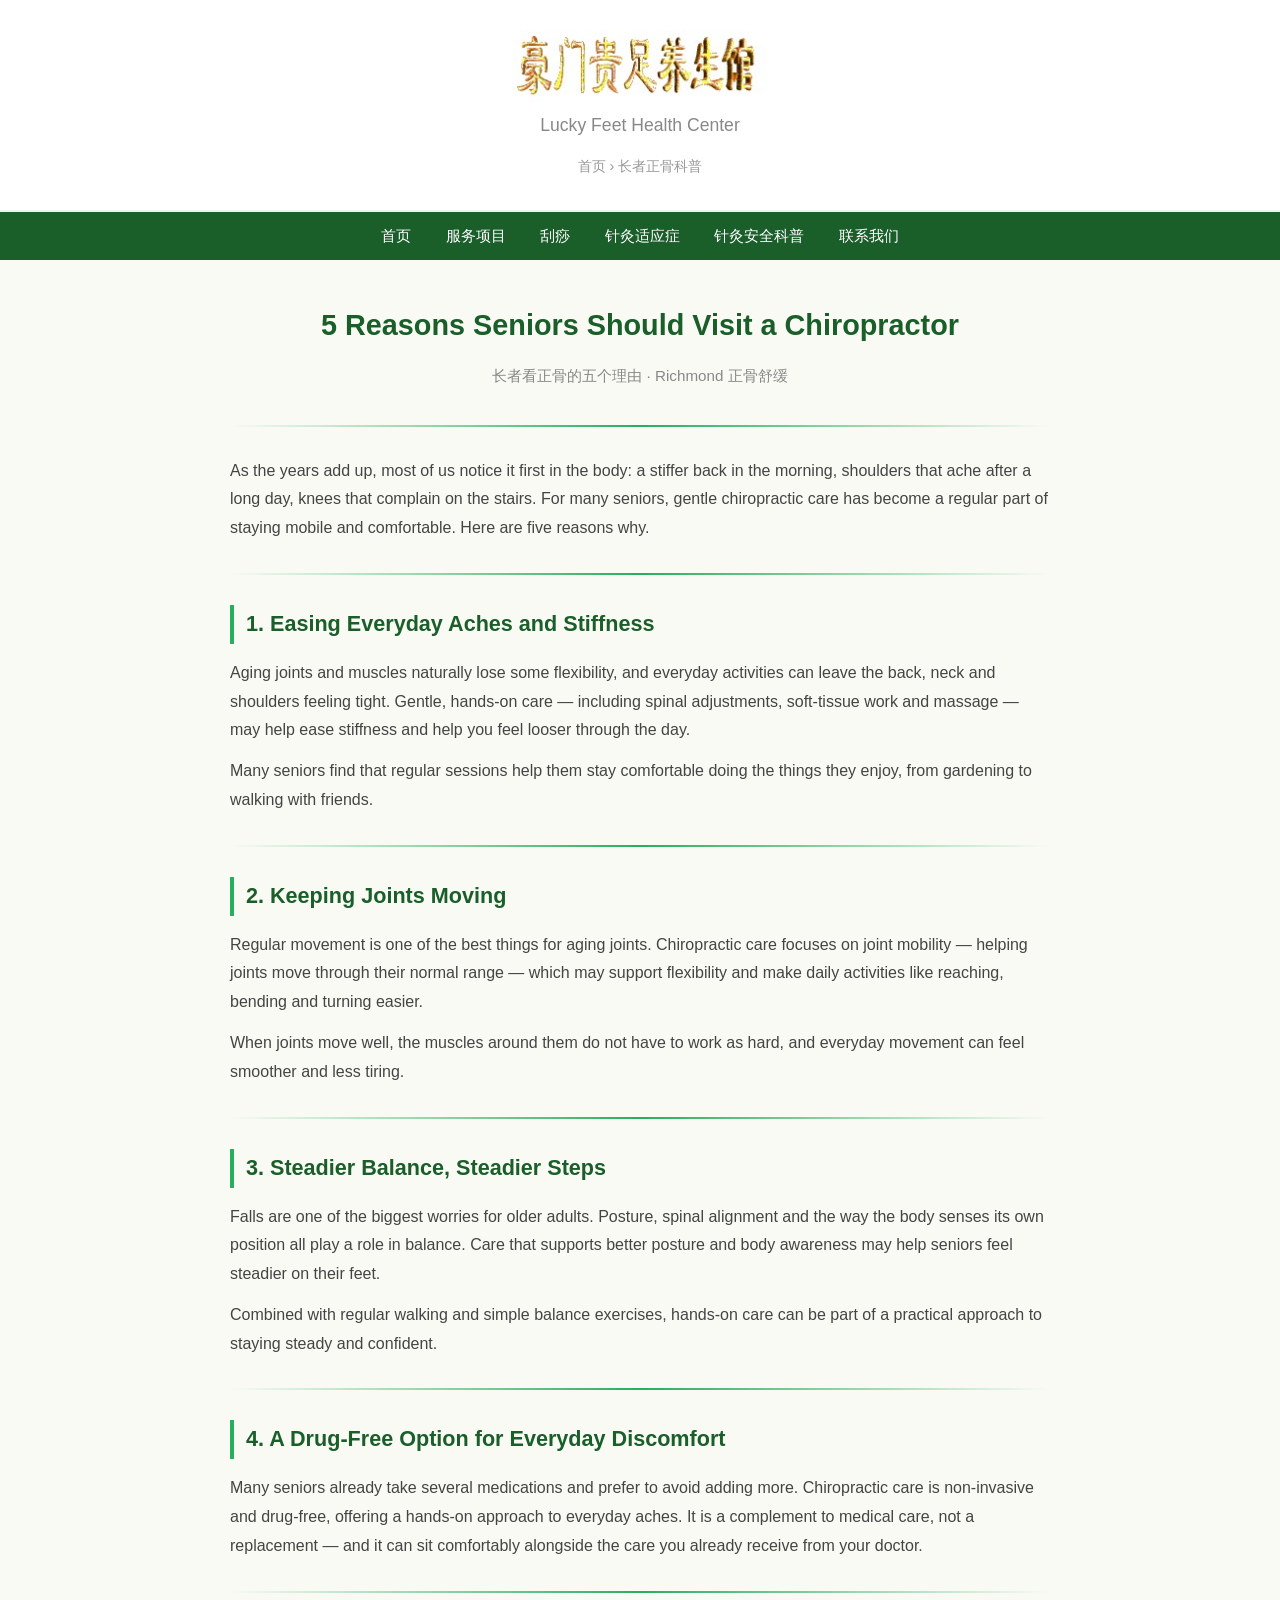
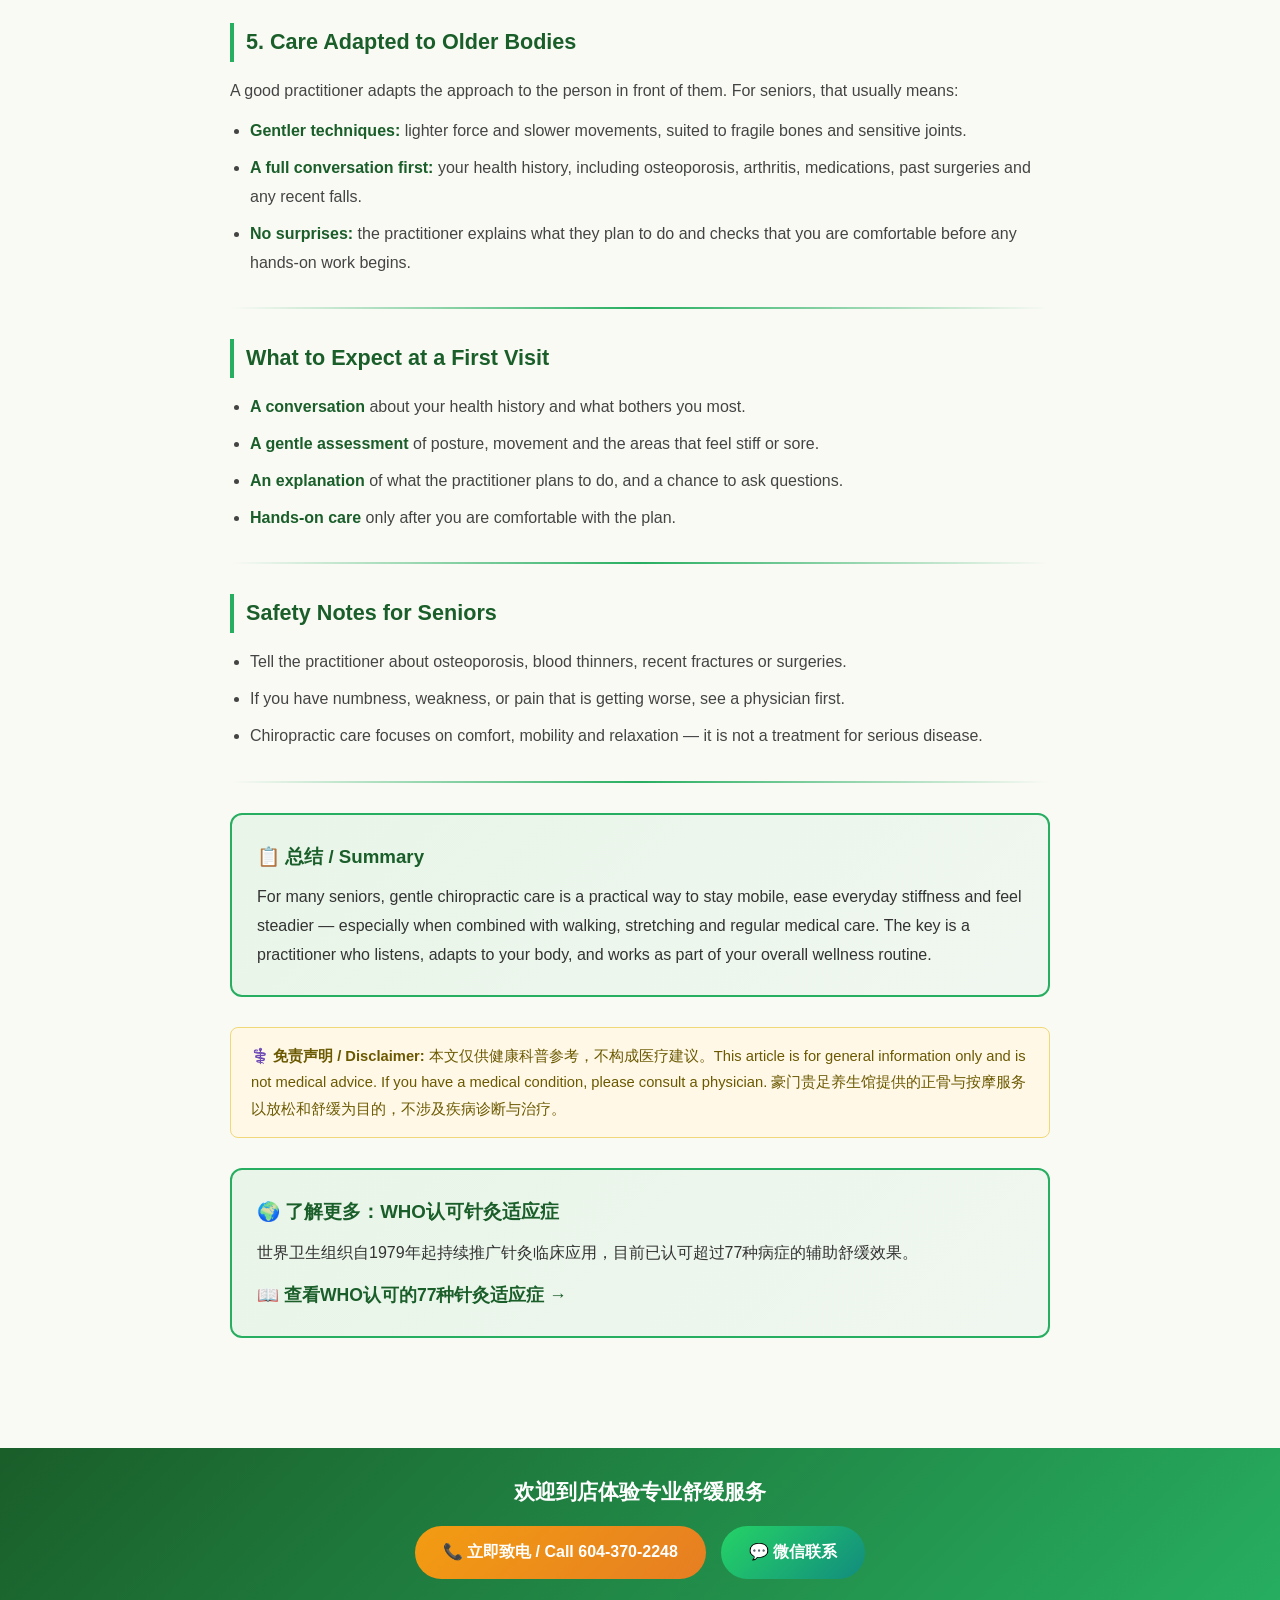
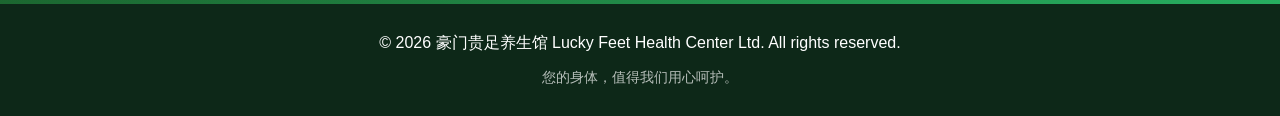
<file: 5-reasons-seniors-should-visit-a-chiropractor/index.html>
<!DOCTYPE html>
<html lang="en">
<head>
    <meta charset="UTF-8">
    <meta name="viewport" content="width=device-width, initial-scale=1.0">
    <title>5 Reasons Seniors Should Visit a Chiropractor | Lucky Feet Health Center Richmond</title>
    <meta name="description" content="As we age, joints stiffen and balance becomes a concern. Here are 5 reasons many seniors include gentle chiropractic care in their wellness routine — easing stiffness, supporting mobility and steadier steps. Lucky Feet Health Center, Richmond BC.">
    <meta name="keywords" content="chiropractor for seniors, senior chiropractic care, gentle chiropractic, back pain relief seniors, balance for seniors, Richmond chiropractor, bone setting Richmond, 正骨">
    <link rel="canonical" href="https://luckyfeet.ca/5-reasons-seniors-should-visit-a-chiropractor/">
    <style>
        * { margin: 0; padding: 0; box-sizing: border-box; }
        body { font-family: 'Microsoft YaHei', 'PingFang SC', -apple-system, BlinkMacSystemFont, 'Segoe UI', sans-serif; line-height: 1.8; color: #333; background: #fafaf5; }
        a { color: #1a5e2a; text-decoration: none; }
        a:hover { text-decoration: underline; }

        /* Header */
        .header { background: white; padding: 30px 20px; text-align: center; border-bottom: 2px solid #e8f5e8; }
        .header .logo-zh { height: 72px; width: auto; max-width: 70%; margin: 0 auto 8px; display: block; }
        .header .logo-en { font-size: 1.1em; color: #888; margin-bottom: 12px; }
        .header .breadcrumb { font-size: 0.9em; color: #999; }
        .header .breadcrumb a { color: #999; }

        /* Nav bar */
        .nav-bar { background: #1a5e2a; padding: 10px 20px; text-align: center; }
        .nav-bar a { color: white; margin: 0 15px; font-size: 0.95em; }
        .nav-bar a:hover { text-decoration: none; opacity: 0.85; }

        /* Article */
        .article-container { max-width: 860px; margin: 0 auto; padding: 40px 20px; }
        .article-title { font-size: 1.8em; color: #1a5e2a; margin-bottom: 10px; text-align: center; }
        .article-subtitle { text-align: center; color: #888; margin-bottom: 35px; font-size: 0.95em; }
        .divider { height: 2px; background: linear-gradient(90deg, transparent, #27ae60, transparent); margin: 30px 0; }

        /* Sections */
        .section { margin-bottom: 30px; }
        .section h2 { font-size: 1.35em; color: #1a5e2a; margin-bottom: 15px; padding-left: 12px; border-left: 4px solid #27ae60; }
        .section h3 { font-size: 1.1em; color: #2c3e50; margin: 18px 0 8px; }
        .section p { margin-bottom: 12px; color: #444; }
        .section ul { margin: 10px 0 15px 20px; }
        .section li { margin-bottom: 8px; color: #444; }
        .section li strong { color: #1a5e2a; }

        /* Summary box */
        .summary-box { background: linear-gradient(135deg, #e8f5e8, #f0f7f0); border: 2px solid #27ae60; border-radius: 12px; padding: 25px; margin: 30px 0; }
        .summary-box h3 { color: #1a5e2a; margin-bottom: 10px; }

        /* Disclaimer */
        .disclaimer { background: #fff8e7; border: 1px solid #f0d878; border-radius: 8px; padding: 15px 20px; margin: 25px 0; font-size: 0.92em; color: #6b5900; }

        /* CTA bar */
        .cta-bar { background: linear-gradient(135deg, #1a5e2a, #27ae60); padding: 25px 20px; text-align: center; margin-top: 40px; }
        .cta-bar h3 { color: white; margin-bottom: 15px; font-size: 1.3em; }
        .cta-buttons { display: flex; justify-content: center; gap: 15px; flex-wrap: wrap; }
        .cta-btn { display: inline-flex; align-items: center; gap: 8px; padding: 12px 28px; border-radius: 50px; font-size: 1em; font-weight: bold; color: white; transition: transform 0.3s; }
        .cta-btn:hover { transform: translateY(-2px); text-decoration: none; }
        .cta-btn.phone { background: linear-gradient(135deg, #f39c12, #e67e22); }
        .cta-btn.wechat { background: linear-gradient(135deg, #25d366, #128c7e); }

        /* Footer */
        .footer { background: #0d2818; color: white; text-align: center; padding: 25px 20px; }
        .footer .tagline { opacity: 0.7; margin-top: 8px; font-size: 0.9em; }

        @media (max-width: 768px) {
            .article-title { font-size: 1.4em; }
            .nav-bar a { display: block; margin: 5px 0; }
            .header .logo-zh { height: 52px; }
        }
    </style>
</head>
<body>

    <!-- Header -->
    <div class="header">
        <img class="logo-zh" src="../haomen-logo.jpg" alt="豪门贵足养生馆 Lucky Feet Health Center" width="258" height="73">
        <p class="logo-en">Lucky Feet Health Center</p>
        <p class="breadcrumb"><a href="../index.html">首页</a> &rsaquo; 长者正骨科普</p>
    </div>

    <!-- Navigation -->
    <div class="nav-bar">
        <a href="../index.html">首页</a>
        <a href="../index.html#services">服务项目</a>
        <a href="../guasha.html">刮痧</a>
        <a href="../zhenjiu.html">针灸适应症</a>
        <a href="../who-acupuncture.html">针灸安全科普</a>
        <a href="../index.html#contact">联系我们</a>
    </div>

    <!-- Article -->
    <div class="article-container">
        <h1 class="article-title">5 Reasons Seniors Should Visit a Chiropractor</h1>
        <p class="article-subtitle">长者看正骨的五个理由 · Richmond 正骨舒缓</p>

        <div class="divider"></div>

        <div class="section">
            <p>As the years add up, most of us notice it first in the body: a stiffer back in the morning, shoulders that ache after a long day, knees that complain on the stairs. For many seniors, gentle chiropractic care has become a regular part of staying mobile and comfortable. Here are five reasons why.</p>
        </div>

        <div class="divider"></div>

        <div class="section">
            <h2>1. Easing Everyday Aches and Stiffness</h2>
            <p>Aging joints and muscles naturally lose some flexibility, and everyday activities can leave the back, neck and shoulders feeling tight. Gentle, hands-on care — including spinal adjustments, soft-tissue work and massage — may help ease stiffness and help you feel looser through the day.</p>
            <p>Many seniors find that regular sessions help them stay comfortable doing the things they enjoy, from gardening to walking with friends.</p>
        </div>

        <div class="divider"></div>

        <div class="section">
            <h2>2. Keeping Joints Moving</h2>
            <p>Regular movement is one of the best things for aging joints. Chiropractic care focuses on joint mobility — helping joints move through their normal range — which may support flexibility and make daily activities like reaching, bending and turning easier.</p>
            <p>When joints move well, the muscles around them do not have to work as hard, and everyday movement can feel smoother and less tiring.</p>
        </div>

        <div class="divider"></div>

        <div class="section">
            <h2>3. Steadier Balance, Steadier Steps</h2>
            <p>Falls are one of the biggest worries for older adults. Posture, spinal alignment and the way the body senses its own position all play a role in balance. Care that supports better posture and body awareness may help seniors feel steadier on their feet.</p>
            <p>Combined with regular walking and simple balance exercises, hands-on care can be part of a practical approach to staying steady and confident.</p>
        </div>

        <div class="divider"></div>

        <div class="section">
            <h2>4. A Drug-Free Option for Everyday Discomfort</h2>
            <p>Many seniors already take several medications and prefer to avoid adding more. Chiropractic care is non-invasive and drug-free, offering a hands-on approach to everyday aches. It is a complement to medical care, not a replacement — and it can sit comfortably alongside the care you already receive from your doctor.</p>
        </div>

        <div class="divider"></div>

        <div class="section">
            <h2>5. Care Adapted to Older Bodies</h2>
            <p>A good practitioner adapts the approach to the person in front of them. For seniors, that usually means:</p>
            <ul>
                <li><strong>Gentler techniques:</strong> lighter force and slower movements, suited to fragile bones and sensitive joints.</li>
                <li><strong>A full conversation first:</strong> your health history, including osteoporosis, arthritis, medications, past surgeries and any recent falls.</li>
                <li><strong>No surprises:</strong> the practitioner explains what they plan to do and checks that you are comfortable before any hands-on work begins.</li>
            </ul>
        </div>

        <div class="divider"></div>

        <div class="section">
            <h2>What to Expect at a First Visit</h2>
            <ul>
                <li><strong>A conversation</strong> about your health history and what bothers you most.</li>
                <li><strong>A gentle assessment</strong> of posture, movement and the areas that feel stiff or sore.</li>
                <li><strong>An explanation</strong> of what the practitioner plans to do, and a chance to ask questions.</li>
                <li><strong>Hands-on care</strong> only after you are comfortable with the plan.</li>
            </ul>
        </div>

        <div class="divider"></div>

        <div class="section">
            <h2>Safety Notes for Seniors</h2>
            <ul>
                <li>Tell the practitioner about osteoporosis, blood thinners, recent fractures or surgeries.</li>
                <li>If you have numbness, weakness, or pain that is getting worse, see a physician first.</li>
                <li>Chiropractic care focuses on comfort, mobility and relaxation — it is not a treatment for serious disease.</li>
            </ul>
        </div>

        <div class="divider"></div>

        <div class="summary-box">
            <h3>📋 总结 / Summary</h3>
            <p>For many seniors, gentle chiropractic care is a practical way to stay mobile, ease everyday stiffness and feel steadier — especially when combined with walking, stretching and regular medical care. The key is a practitioner who listens, adapts to your body, and works as part of your overall wellness routine.</p>
        </div>

        <div class="disclaimer">
            ⚕️ <strong>免责声明 / Disclaimer:</strong> 本文仅供健康科普参考，不构成医疗建议。This article is for general information only and is not medical advice. If you have a medical condition, please consult a physician. 豪门贵足养生馆提供的正骨与按摩服务以放松和舒缓为目的，不涉及疾病诊断与治疗。
        </div>

        <div class="summary-box" style="margin-top:30px;">
            <h3>🌍 了解更多：WHO认可针灸适应症</h3>
            <p>世界卫生组织自1979年起持续推广针灸临床应用，目前已认可超过77种病症的辅助舒缓效果。</p>
            <p style="margin-top:12px;"><a href="../zhenjiu.html" style="font-size:1.1em;font-weight:bold;color:#1a5e2a;">📖 查看WHO认可的77种针灸适应症 →</a></p>
        </div>
    </div>

    <!-- CTA Bar -->
    <div class="cta-bar">
        <h3>欢迎到店体验专业舒缓服务</h3>
        <div class="cta-buttons">
            <a href="tel:+16043702248" class="cta-btn phone">📞 立即致电 / Call 604-370-2248</a>
            <a href="https://weixin.qq.com/r/7786830168" class="cta-btn wechat">💬 微信联系</a>
        </div>
    </div>

    <!-- Footer -->
    <footer class="footer">
        <p>&copy; 2026 豪门贵足养生馆 Lucky Feet Health Center Ltd. All rights reserved.</p>
        <p class="tagline">您的身体，值得我们用心呵护。</p>
    </footer>

<script src="https://trtc.io/knocket-sdk/sdk.js?identifier=378b725ffe8cf51a5a&v=1792350861330" async></script>
</body>
</html>
</file>
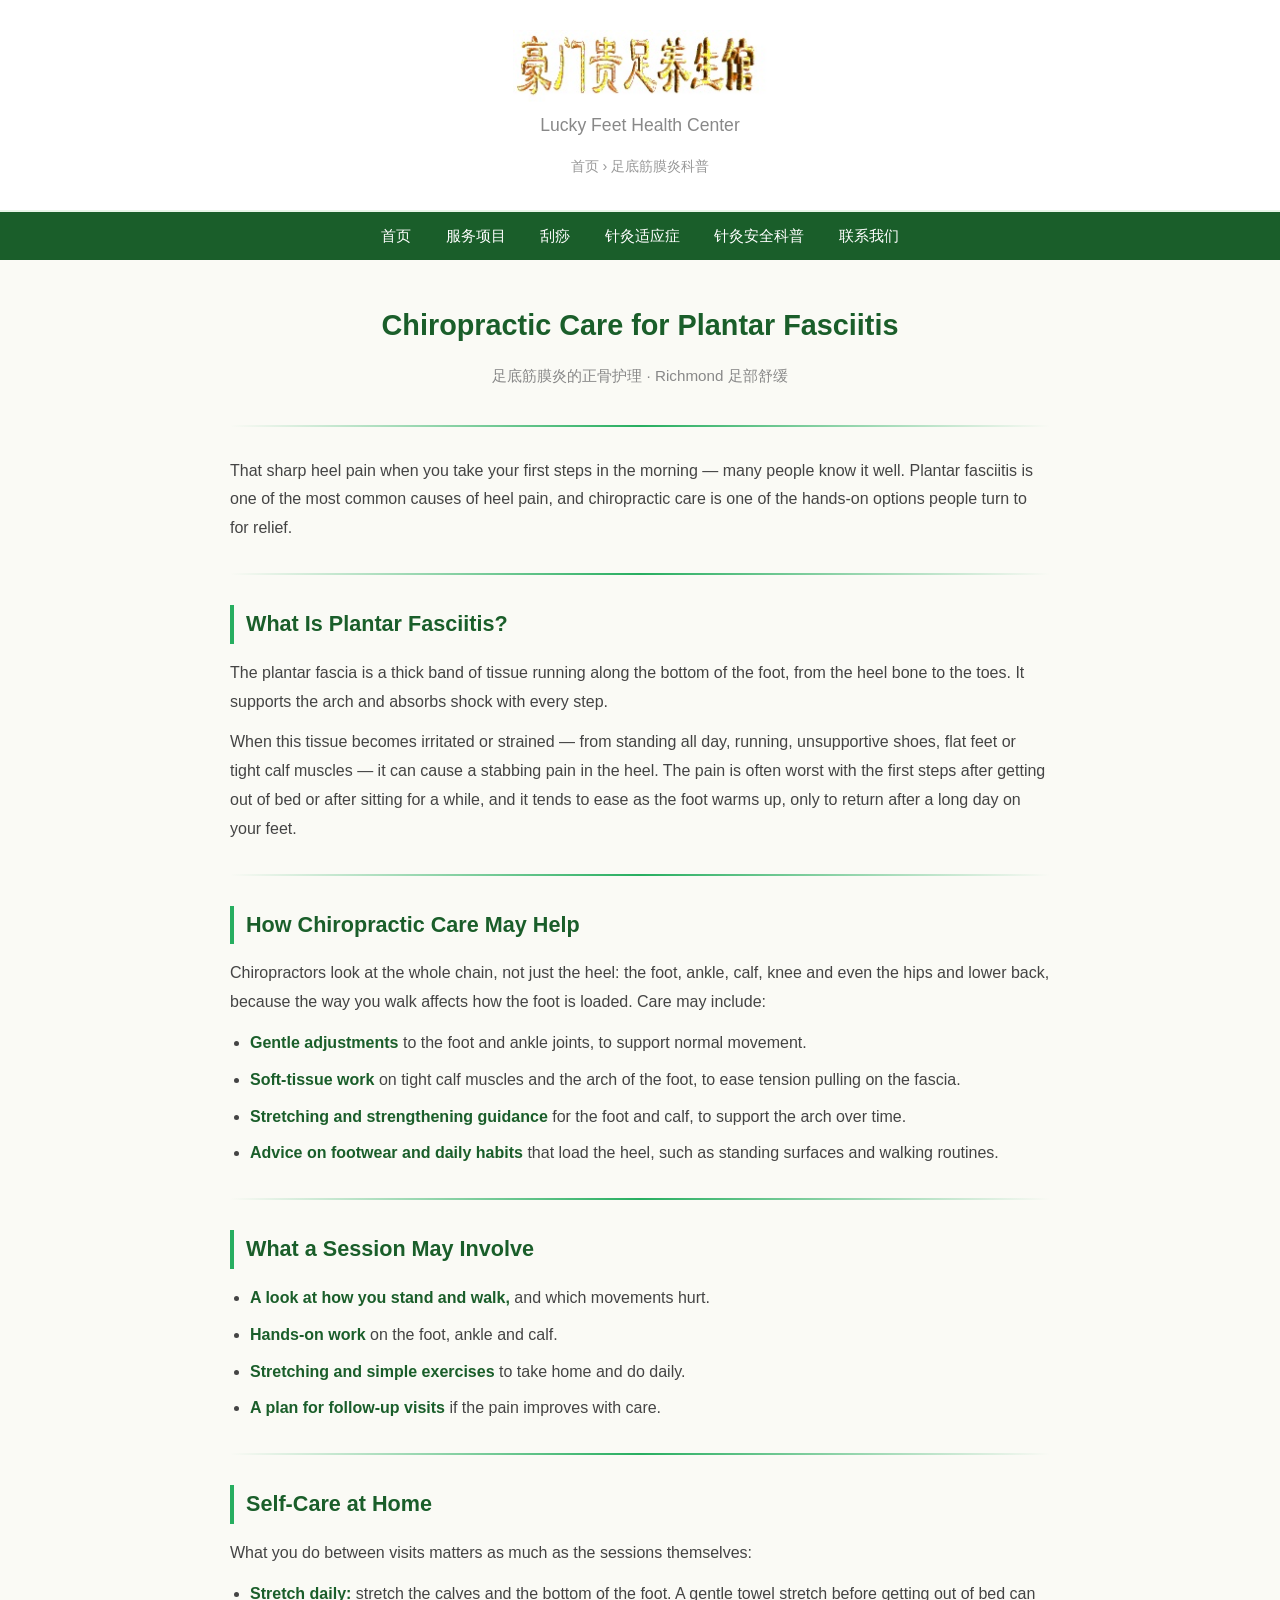
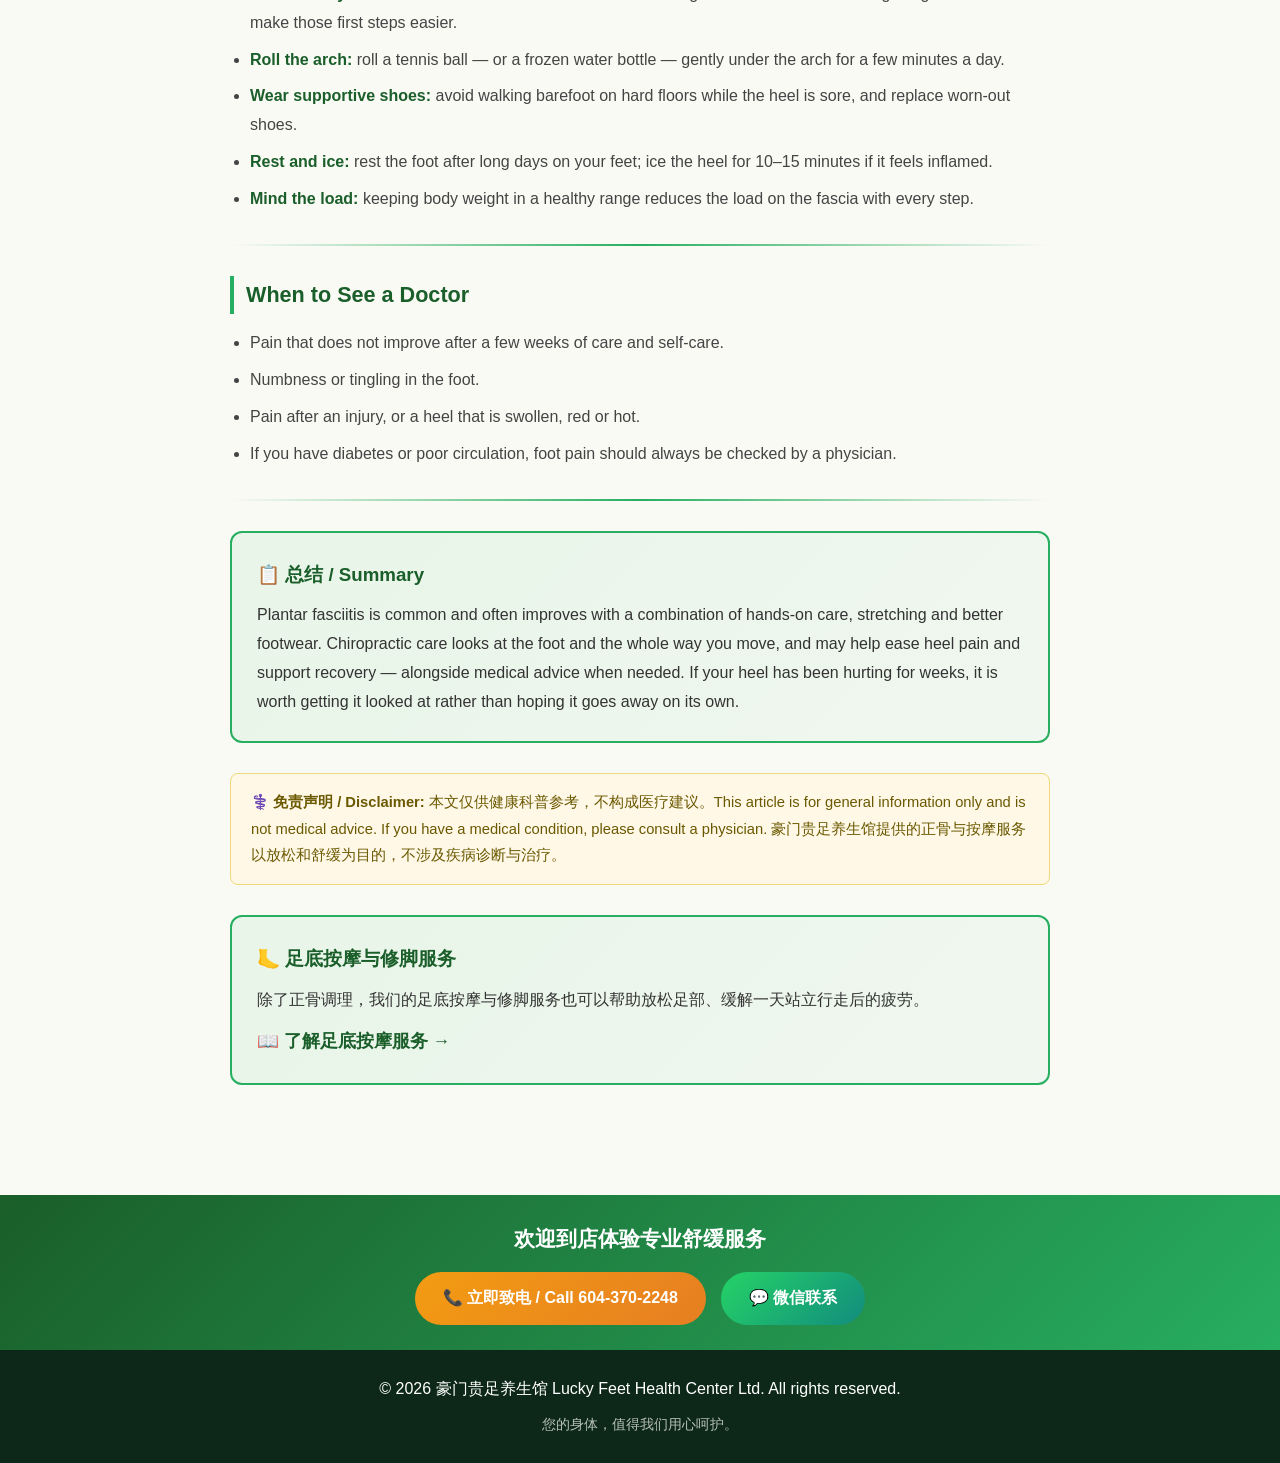
<file: chiropractic-care-for-plantar-fasciitis/index.html>
<!DOCTYPE html>
<html lang="en">
<head>
    <meta charset="UTF-8">
    <meta name="viewport" content="width=device-width, initial-scale=1.0">
    <title>Chiropractic Care for Plantar Fasciitis | Lucky Feet Health Center Richmond</title>
    <meta name="description" content="Sharp heel pain with your first steps in the morning? Plantar fasciitis is one of the most common causes of heel pain. Learn how chiropractic care, stretching and better footwear may help ease it. Lucky Feet Health Center, Richmond BC.">
    <meta name="keywords" content="plantar fasciitis, heel pain, chiropractic care plantar fasciitis, foot pain relief, heel pain treatment, Richmond chiropractor, foot massage Richmond, 足底筋膜炎">
    <link rel="canonical" href="https://luckyfeet.ca/chiropractic-care-for-plantar-fasciitis/">
    <style>
        * { margin: 0; padding: 0; box-sizing: border-box; }
        body { font-family: 'Microsoft YaHei', 'PingFang SC', -apple-system, BlinkMacSystemFont, 'Segoe UI', sans-serif; line-height: 1.8; color: #333; background: #fafaf5; }
        a { color: #1a5e2a; text-decoration: none; }
        a:hover { text-decoration: underline; }

        /* Header */
        .header { background: white; padding: 30px 20px; text-align: center; border-bottom: 2px solid #e8f5e8; }
        .header .logo-zh { height: 72px; width: auto; max-width: 70%; margin: 0 auto 8px; display: block; }
        .header .logo-en { font-size: 1.1em; color: #888; margin-bottom: 12px; }
        .header .breadcrumb { font-size: 0.9em; color: #999; }
        .header .breadcrumb a { color: #999; }

        /* Nav bar */
        .nav-bar { background: #1a5e2a; padding: 10px 20px; text-align: center; }
        .nav-bar a { color: white; margin: 0 15px; font-size: 0.95em; }
        .nav-bar a:hover { text-decoration: none; opacity: 0.85; }

        /* Article */
        .article-container { max-width: 860px; margin: 0 auto; padding: 40px 20px; }
        .article-title { font-size: 1.8em; color: #1a5e2a; margin-bottom: 10px; text-align: center; }
        .article-subtitle { text-align: center; color: #888; margin-bottom: 35px; font-size: 0.95em; }
        .divider { height: 2px; background: linear-gradient(90deg, transparent, #27ae60, transparent); margin: 30px 0; }

        /* Sections */
        .section { margin-bottom: 30px; }
        .section h2 { font-size: 1.35em; color: #1a5e2a; margin-bottom: 15px; padding-left: 12px; border-left: 4px solid #27ae60; }
        .section h3 { font-size: 1.1em; color: #2c3e50; margin: 18px 0 8px; }
        .section p { margin-bottom: 12px; color: #444; }
        .section ul { margin: 10px 0 15px 20px; }
        .section li { margin-bottom: 8px; color: #444; }
        .section li strong { color: #1a5e2a; }

        /* Summary box */
        .summary-box { background: linear-gradient(135deg, #e8f5e8, #f0f7f0); border: 2px solid #27ae60; border-radius: 12px; padding: 25px; margin: 30px 0; }
        .summary-box h3 { color: #1a5e2a; margin-bottom: 10px; }

        /* Disclaimer */
        .disclaimer { background: #fff8e7; border: 1px solid #f0d878; border-radius: 8px; padding: 15px 20px; margin: 25px 0; font-size: 0.92em; color: #6b5900; }

        /* CTA bar */
        .cta-bar { background: linear-gradient(135deg, #1a5e2a, #27ae60); padding: 25px 20px; text-align: center; margin-top: 40px; }
        .cta-bar h3 { color: white; margin-bottom: 15px; font-size: 1.3em; }
        .cta-buttons { display: flex; justify-content: center; gap: 15px; flex-wrap: wrap; }
        .cta-btn { display: inline-flex; align-items: center; gap: 8px; padding: 12px 28px; border-radius: 50px; font-size: 1em; font-weight: bold; color: white; transition: transform 0.3s; }
        .cta-btn:hover { transform: translateY(-2px); text-decoration: none; }
        .cta-btn.phone { background: linear-gradient(135deg, #f39c12, #e67e22); }
        .cta-btn.wechat { background: linear-gradient(135deg, #25d366, #128c7e); }

        /* Footer */
        .footer { background: #0d2818; color: white; text-align: center; padding: 25px 20px; }
        .footer .tagline { opacity: 0.7; margin-top: 8px; font-size: 0.9em; }

        @media (max-width: 768px) {
            .article-title { font-size: 1.4em; }
            .nav-bar a { display: block; margin: 5px 0; }
            .header .logo-zh { height: 52px; }
        }
    </style>
</head>
<body>

    <!-- Header -->
    <div class="header">
        <img class="logo-zh" src="../haomen-logo.jpg" alt="豪门贵足养生馆 Lucky Feet Health Center" width="258" height="73">
        <p class="logo-en">Lucky Feet Health Center</p>
        <p class="breadcrumb"><a href="../index.html">首页</a> &rsaquo; 足底筋膜炎科普</p>
    </div>

    <!-- Navigation -->
    <div class="nav-bar">
        <a href="../index.html">首页</a>
        <a href="../index.html#services">服务项目</a>
        <a href="../guasha.html">刮痧</a>
        <a href="../zhenjiu.html">针灸适应症</a>
        <a href="../who-acupuncture.html">针灸安全科普</a>
        <a href="../index.html#contact">联系我们</a>
    </div>

    <!-- Article -->
    <div class="article-container">
        <h1 class="article-title">Chiropractic Care for Plantar Fasciitis</h1>
        <p class="article-subtitle">足底筋膜炎的正骨护理 · Richmond 足部舒缓</p>

        <div class="divider"></div>

        <div class="section">
            <p>That sharp heel pain when you take your first steps in the morning — many people know it well. Plantar fasciitis is one of the most common causes of heel pain, and chiropractic care is one of the hands-on options people turn to for relief.</p>
        </div>

        <div class="divider"></div>

        <div class="section">
            <h2>What Is Plantar Fasciitis?</h2>
            <p>The plantar fascia is a thick band of tissue running along the bottom of the foot, from the heel bone to the toes. It supports the arch and absorbs shock with every step.</p>
            <p>When this tissue becomes irritated or strained — from standing all day, running, unsupportive shoes, flat feet or tight calf muscles — it can cause a stabbing pain in the heel. The pain is often worst with the first steps after getting out of bed or after sitting for a while, and it tends to ease as the foot warms up, only to return after a long day on your feet.</p>
        </div>

        <div class="divider"></div>

        <div class="section">
            <h2>How Chiropractic Care May Help</h2>
            <p>Chiropractors look at the whole chain, not just the heel: the foot, ankle, calf, knee and even the hips and lower back, because the way you walk affects how the foot is loaded. Care may include:</p>
            <ul>
                <li><strong>Gentle adjustments</strong> to the foot and ankle joints, to support normal movement.</li>
                <li><strong>Soft-tissue work</strong> on tight calf muscles and the arch of the foot, to ease tension pulling on the fascia.</li>
                <li><strong>Stretching and strengthening guidance</strong> for the foot and calf, to support the arch over time.</li>
                <li><strong>Advice on footwear and daily habits</strong> that load the heel, such as standing surfaces and walking routines.</li>
            </ul>
        </div>

        <div class="divider"></div>

        <div class="section">
            <h2>What a Session May Involve</h2>
            <ul>
                <li><strong>A look at how you stand and walk,</strong> and which movements hurt.</li>
                <li><strong>Hands-on work</strong> on the foot, ankle and calf.</li>
                <li><strong>Stretching and simple exercises</strong> to take home and do daily.</li>
                <li><strong>A plan for follow-up visits</strong> if the pain improves with care.</li>
            </ul>
        </div>

        <div class="divider"></div>

        <div class="section">
            <h2>Self-Care at Home</h2>
            <p>What you do between visits matters as much as the sessions themselves:</p>
            <ul>
                <li><strong>Stretch daily:</strong> stretch the calves and the bottom of the foot. A gentle towel stretch before getting out of bed can make those first steps easier.</li>
                <li><strong>Roll the arch:</strong> roll a tennis ball — or a frozen water bottle — gently under the arch for a few minutes a day.</li>
                <li><strong>Wear supportive shoes:</strong> avoid walking barefoot on hard floors while the heel is sore, and replace worn-out shoes.</li>
                <li><strong>Rest and ice:</strong> rest the foot after long days on your feet; ice the heel for 10–15 minutes if it feels inflamed.</li>
                <li><strong>Mind the load:</strong> keeping body weight in a healthy range reduces the load on the fascia with every step.</li>
            </ul>
        </div>

        <div class="divider"></div>

        <div class="section">
            <h2>When to See a Doctor</h2>
            <ul>
                <li>Pain that does not improve after a few weeks of care and self-care.</li>
                <li>Numbness or tingling in the foot.</li>
                <li>Pain after an injury, or a heel that is swollen, red or hot.</li>
                <li>If you have diabetes or poor circulation, foot pain should always be checked by a physician.</li>
            </ul>
        </div>

        <div class="divider"></div>

        <div class="summary-box">
            <h3>📋 总结 / Summary</h3>
            <p>Plantar fasciitis is common and often improves with a combination of hands-on care, stretching and better footwear. Chiropractic care looks at the foot and the whole way you move, and may help ease heel pain and support recovery — alongside medical advice when needed. If your heel has been hurting for weeks, it is worth getting it looked at rather than hoping it goes away on its own.</p>
        </div>

        <div class="disclaimer">
            ⚕️ <strong>免责声明 / Disclaimer:</strong> 本文仅供健康科普参考，不构成医疗建议。This article is for general information only and is not medical advice. If you have a medical condition, please consult a physician. 豪门贵足养生馆提供的正骨与按摩服务以放松和舒缓为目的，不涉及疾病诊断与治疗。
        </div>

        <div class="summary-box" style="margin-top:30px;">
            <h3>🦶 足底按摩与修脚服务</h3>
            <p>除了正骨调理，我们的足底按摩与修脚服务也可以帮助放松足部、缓解一天站立行走后的疲劳。</p>
            <p style="margin-top:12px;"><a href="../reflexology.html" style="font-size:1.1em;font-weight:bold;color:#1a5e2a;">📖 了解足底按摩服务 →</a></p>
        </div>
    </div>

    <!-- CTA Bar -->
    <div class="cta-bar">
        <h3>欢迎到店体验专业舒缓服务</h3>
        <div class="cta-buttons">
            <a href="tel:+16043702248" class="cta-btn phone">📞 立即致电 / Call 604-370-2248</a>
            <a href="https://weixin.qq.com/r/7786830168" class="cta-btn wechat">💬 微信联系</a>
        </div>
    </div>

    <!-- Footer -->
    <footer class="footer">
        <p>&copy; 2026 豪门贵足养生馆 Lucky Feet Health Center Ltd. All rights reserved.</p>
        <p class="tagline">您的身体，值得我们用心呵护。</p>
    </footer>

<script src="https://trtc.io/knocket-sdk/sdk.js?identifier=378b725ffe8cf51a5a&v=1792350861330" async></script>
</body>
</html>
</file>
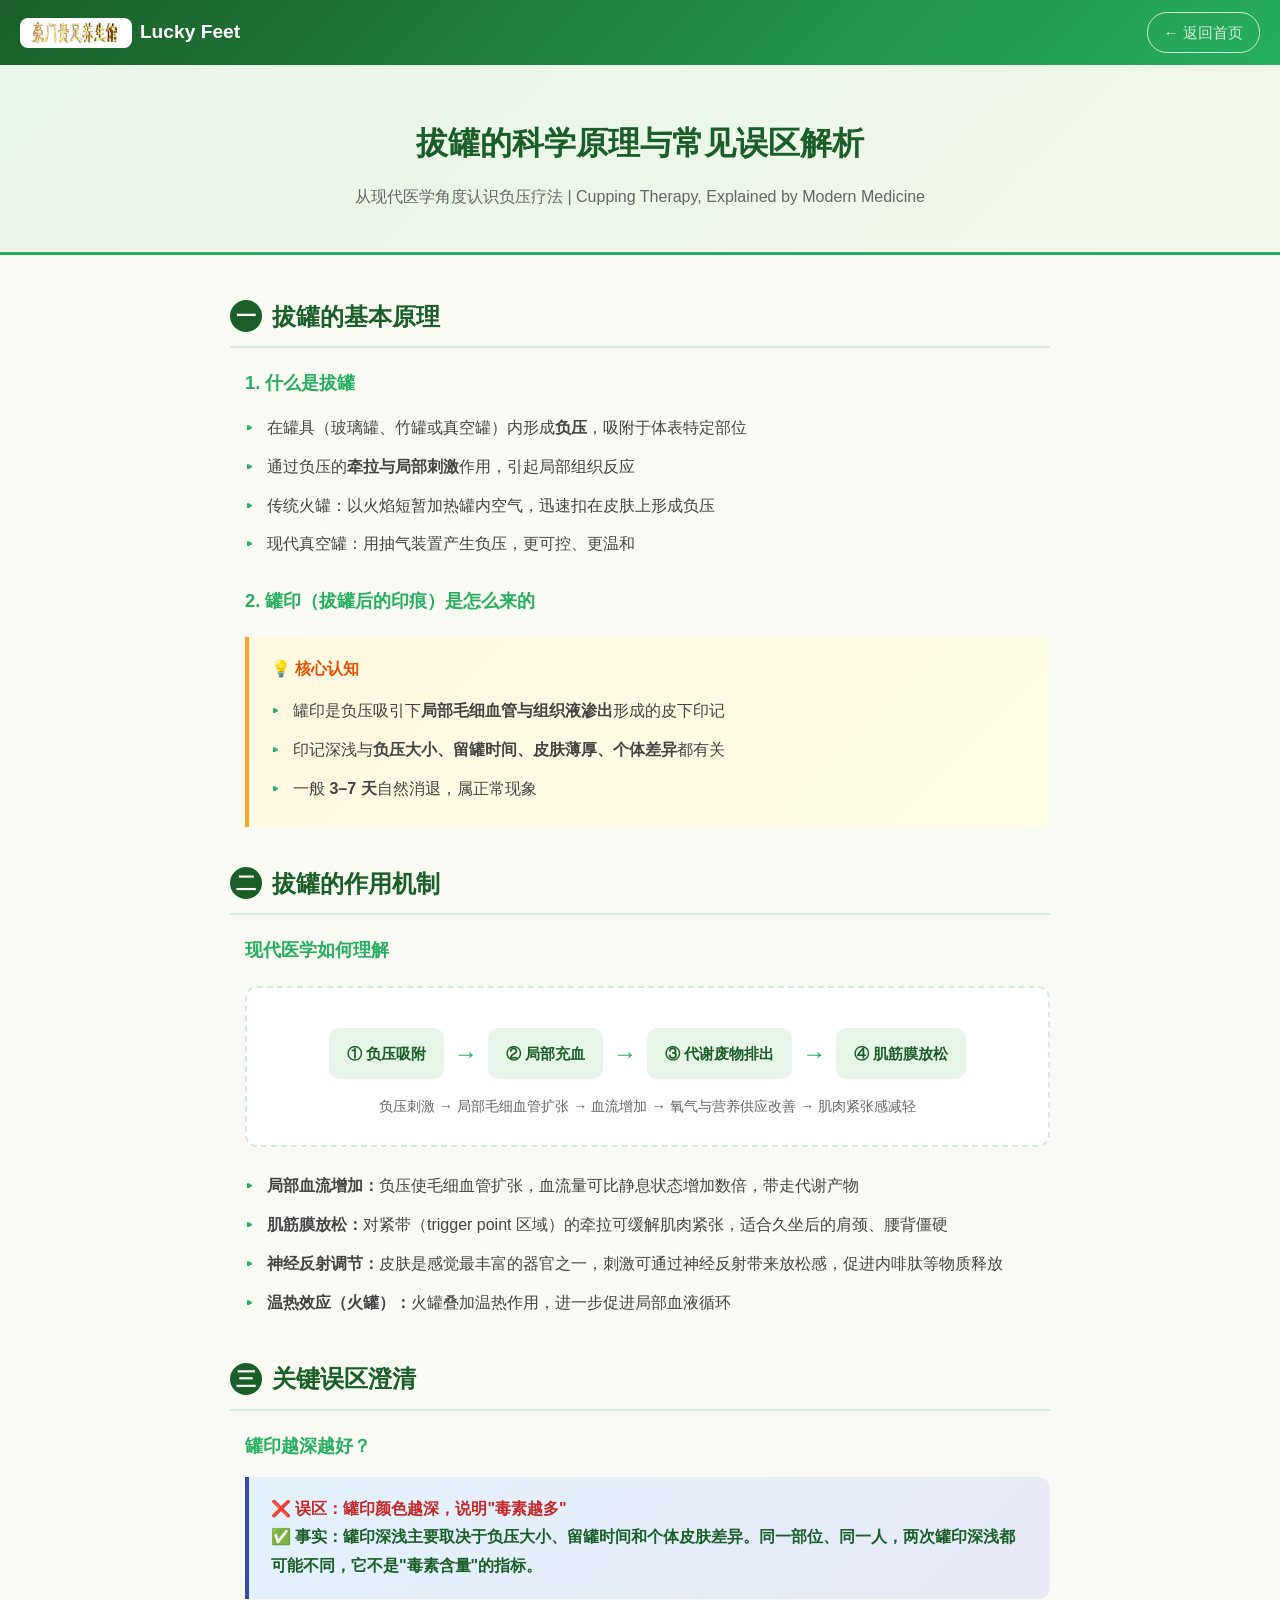
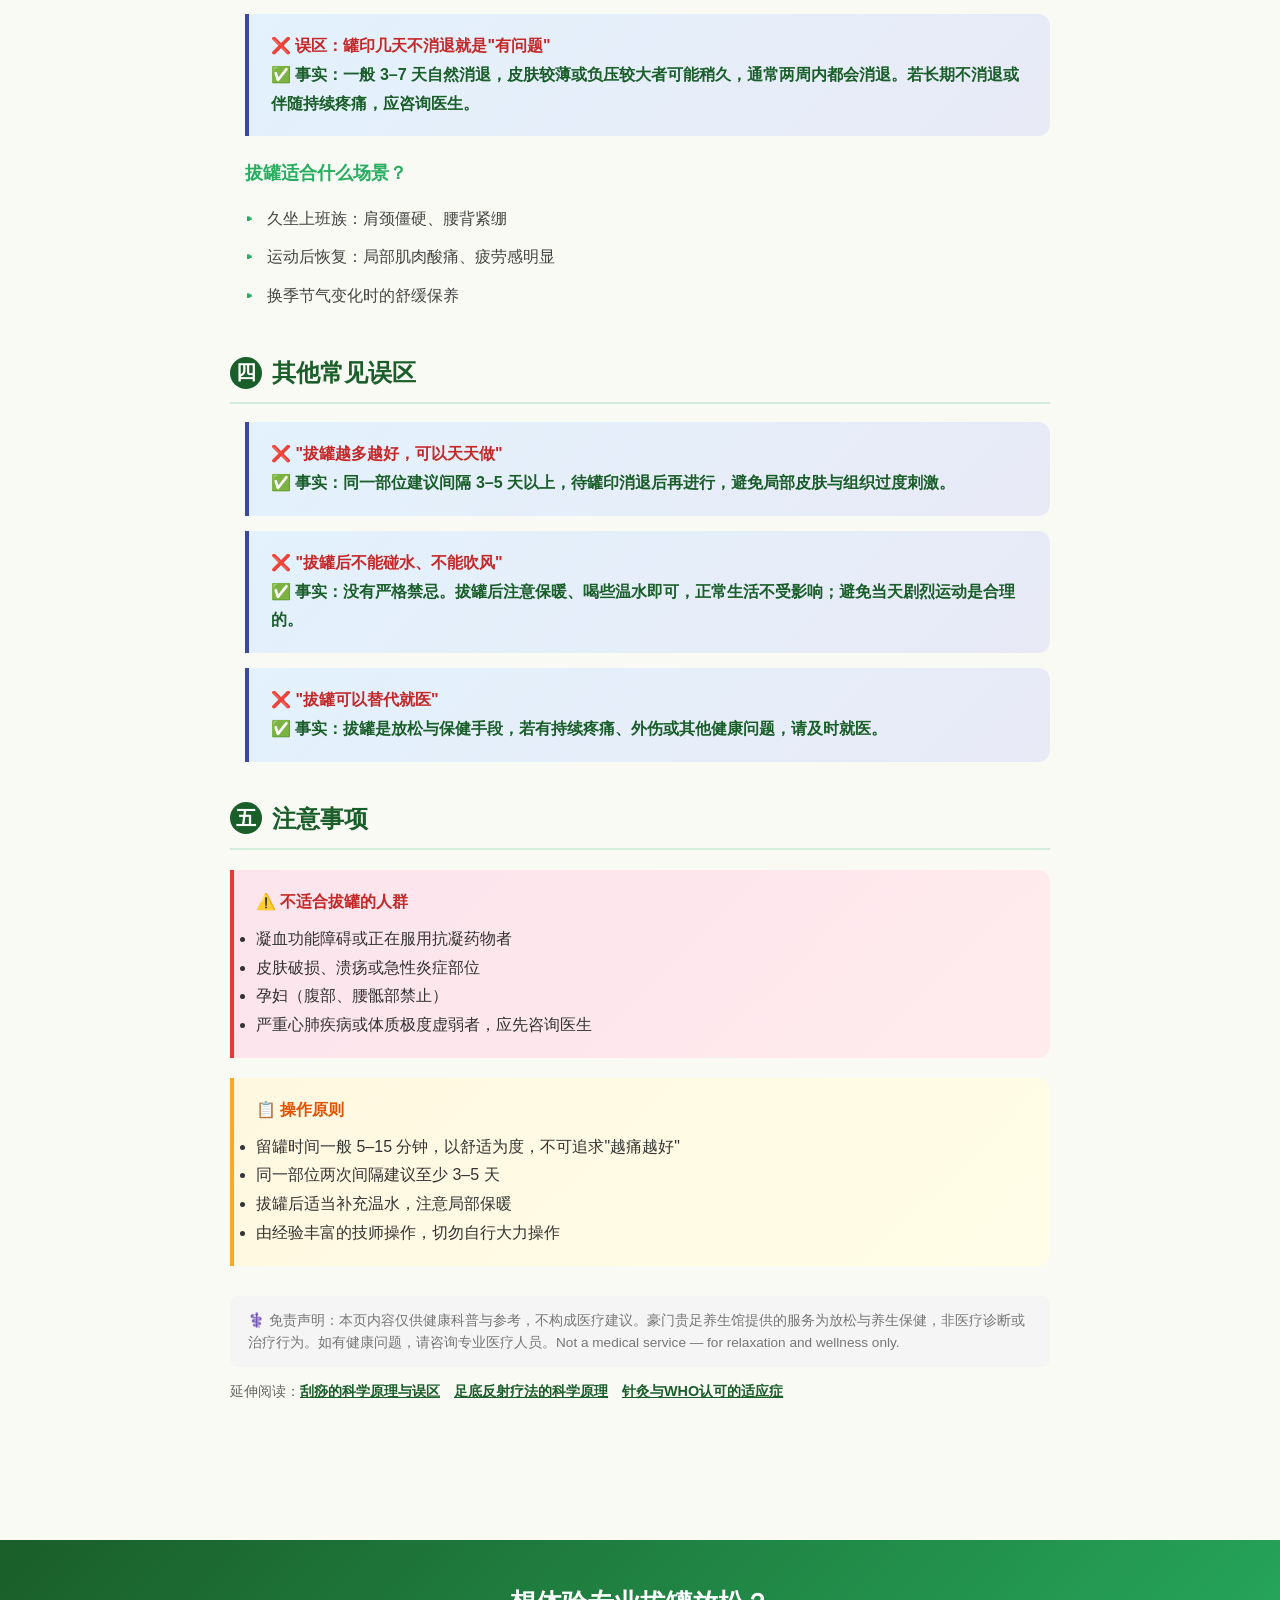
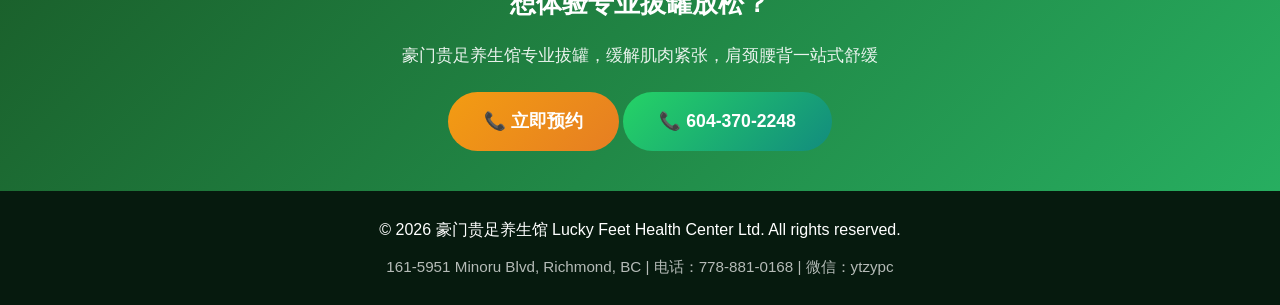
<file: cupping.html>
<!DOCTYPE html>
<html lang="zh-CN">
<head>
    <meta charset="UTF-8">
    <meta name="viewport" content="width=device-width, initial-scale=1.0">
    <title>拔罐的科学原理与常见误区 | 豪门贵足养生馆 - Cupping Therapy Explained | Richmond BC Massage</title>
    <link rel="canonical" href="https://luckyfeet.ca/cupping.html">
    <meta name="description" content="从现代医学角度了解拔罐（Cupping）的科学原理：负压效应、局部血流、肌筋膜放松。解答罐印深浅、多久做一次等常见误区。豪门贵足养生馆 Richmond 专业推拿按摩、拔罐、刮痧。">
    <meta name="keywords" content="拔罐,cupping therapy,拔罐疗法,负压,罐印,肌肉酸痛,muscle tension,肩颈放松,Richmond massage,按摩,豪门贵足养生馆,Lucky Feet Health Center">
    <meta property="og:title" content="拔罐的科学原理与常见误区 | 豪门贵足养生馆">
    <meta property="og:description" content="拔罐罐印为什么那么深？多久做一次？从现代医学角度认识拔罐的负压机制与常见误区。">
    <meta property="og:type" content="article">
    <meta property="og:url" content="https://luckyfeet.ca/cupping.html">
    <meta property="og:locale" content="zh_CN">
    <script type="application/ld+json">
    {
      "@context": "https://schema.org",
      "@type": "Article",
      "headline": "拔罐的科学原理与常见误区解析",
      "description": "从现代医学角度了解拔罐（Cupping Therapy）的负压机制、罐印原理与常见误区。豪门贵足养生馆 Richmond BC 专业推拿按摩、拔罐、刮痧，缓解肌肉紧张。",
      "keywords": "cupping therapy, 拔罐, cupping Richmond, 罐印, 肌肉酸痛, muscle soreness relief, 肩颈放松",
      "author": {"@type": "Organization", "name": "豪门贵足养生馆 Lucky Feet Health Center"},
      "publisher": {"@type": "Organization", "name": "豪门贵足养生馆 Lucky Feet Health Center", "url": "https://luckyfeet.ca"},
      "mainEntityOfPage": "https://luckyfeet.ca/cupping.html"
    }
    </script>
    <style>
        * { margin: 0; padding: 0; box-sizing: border-box; }
        body { font-family: 'Microsoft YaHei', 'PingFang SC', -apple-system, BlinkMacSystemFont, 'Segoe UI', sans-serif; line-height: 1.8; color: #333; background: #fafaf5; }
        .top-bar { background: linear-gradient(135deg, #1a5e2a, #27ae60); padding: 12px 20px; display: flex; justify-content: space-between; align-items: center; flex-wrap: wrap; gap: 10px; }
        .top-bar .brand { color: white; font-size: 1.2em; font-weight: bold; display: inline-flex; align-items: center; gap: 8px; }
        .top-bar .brand img { height: 30px; width: auto; background: white; padding: 2px 10px; border-radius: 8px; }
        .top-bar .back-link { color: #d4edda; text-decoration: none; font-size: 0.95em; border: 1px solid #d4edda; padding: 6px 16px; border-radius: 20px; transition: all 0.3s; }
        .top-bar .back-link:hover { background: white; color: #1a5e2a; }
        .article-header { background: linear-gradient(135deg, #e8f5e9, #f1f8e9); padding: 50px 20px 40px; text-align: center; border-bottom: 3px solid #27ae60; }
        .article-header h1 { font-size: 2em; color: #1a5e2a; margin-bottom: 10px; }
        .article-header .subtitle { color: #666; font-size: 1em; }
        .article-body { max-width: 860px; margin: 0 auto; padding: 40px 20px 60px; }
        .section { margin-bottom: 35px; }
        .section h2 { font-size: 1.5em; color: #1a5e2a; padding-bottom: 8px; margin-bottom: 18px; border-bottom: 2px solid #d4edda; display: flex; align-items: center; gap: 10px; }
        .section h2 .num { background: #1a5e2a; color: white; width: 32px; height: 32px; border-radius: 50%; display: inline-flex; align-items: center; justify-content: center; font-size: 0.85em; flex-shrink: 0; }
        .subsection { margin-bottom: 20px; padding-left: 15px; }
        .subsection h3 { font-size: 1.15em; color: #27ae60; margin-bottom: 10px; }
        .subsection ul { list-style: none; padding-left: 0; }
        .subsection ul li { position: relative; padding: 5px 0 5px 22px; color: #444; }
        .subsection ul li::before { content: "▸"; position: absolute; left: 0; color: #27ae60; font-weight: bold; }
        .highlight-box { background: linear-gradient(135deg, #fff8e1, #fffde7); border-left: 4px solid #f9a825; padding: 18px 22px; border-radius: 0 12px 12px 0; margin: 20px 0; }
        .highlight-box h4 { color: #e65100; margin-bottom: 8px; }
        .warning-box { background: linear-gradient(135deg, #fce4ec, #ffebee); border-left: 4px solid #e53935; padding: 18px 22px; border-radius: 0 12px 12px 0; margin: 20px 0; }
        .warning-box h4 { color: #c62828; margin-bottom: 8px; }
        .myth-box { background: linear-gradient(135deg, #e3f2fd, #e8eaf6); border-left: 4px solid #3949ab; padding: 18px 22px; border-radius: 0 12px 12px 0; margin: 15px 0; }
        .myth-box .myth { color: #c62828; font-weight: bold; }
        .myth-box .fact { color: #1a5e2a; font-weight: bold; }
        .cta-section { background: linear-gradient(135deg, #1a5e2a, #27ae60); color: white; padding: 40px 20px; text-align: center; margin-top: 40px; }
        .cta-section h2 { color: white; border: none; font-size: 1.6em; margin-bottom: 15px; justify-content: center; }
        .cta-section p { opacity: 0.9; margin-bottom: 20px; font-size: 1.05em; }
        .cta-btn { display: inline-flex; align-items: center; gap: 8px; padding: 14px 36px; border-radius: 50px; text-decoration: none; font-size: 1.1em; font-weight: bold; color: white; transition: transform 0.3s, box-shadow 0.3s; }
        .cta-btn:hover { transform: translateY(-2px); box-shadow: 0 6px 16px rgba(0,0,0,0.25); }
        .cta-btn.phone { background: linear-gradient(135deg, #f39c12, #e67e22); }
        .cta-btn.wechat { background: linear-gradient(135deg, #25d366, #128c7e); }
        .footer { background: #061a0e; color: white; text-align: center; padding: 25px 20px; }
        .footer .tagline { opacity: 0.7; margin-top: 8px; font-size: 0.95em; }
        .diagram-box { background: white; border: 2px dashed #d4edda; border-radius: 12px; padding: 25px; margin: 20px 0; text-align: center; }
        .diagram-box .flow { display: flex; justify-content: center; align-items: center; gap: 10px; flex-wrap: wrap; margin: 15px 0; }
        .diagram-box .flow-step { background: #e8f5e9; padding: 12px 18px; border-radius: 10px; font-weight: bold; color: #1a5e2a; font-size: 0.95em; }
        .diagram-box .arrow { color: #27ae60; font-size: 1.5em; }
        .disclaimer { background: #f5f5f5; border-radius: 8px; padding: 14px 18px; font-size: 0.85em; color: #777; margin-top: 30px; line-height: 1.6; }
        .related-links { margin-top: 12px; font-size: 0.9em; color: #666; }
        .related-links a { color: #1a5e2a; font-weight: bold; margin-right: 14px; }
        @media (max-width: 768px) {
            .article-header h1 { font-size: 1.5em; }
            .section h2 { font-size: 1.3em; }
            .diagram-box .flow { flex-direction: column; }
            .diagram-box .arrow { transform: rotate(90deg); }
        }
    </style>
</head>
<body>
    <!-- Top Navigation Bar -->
    <div class="top-bar">
        <span class="brand"><img src="haomen-logo.jpg" alt="豪门贵足养生馆" width="258" height="73"> Lucky Feet</span>
        <a href="index.html" class="back-link">← 返回首页</a>
    </div>

    <!-- Article Header -->
    <header class="article-header">
        <h1>拔罐的科学原理与常见误区解析</h1>
        <p class="subtitle">从现代医学角度认识负压疗法 | Cupping Therapy, Explained by Modern Medicine</p>
    </header>

    <!-- Article Body -->
    <div class="article-body">

        <!-- 一、拔罐基本原理 -->
        <div class="section">
            <h2><span class="num">一</span> 拔罐的基本原理</h2>
            <div class="subsection">
                <h3>1. 什么是拔罐</h3>
                <ul>
                    <li>在罐具（玻璃罐、竹罐或真空罐）内形成<strong>负压</strong>，吸附于体表特定部位</li>
                    <li>通过负压的<strong>牵拉与局部刺激</strong>作用，引起局部组织反应</li>
                    <li>传统火罐：以火焰短暂加热罐内空气，迅速扣在皮肤上形成负压</li>
                    <li>现代真空罐：用抽气装置产生负压，更可控、更温和</li>
                </ul>
            </div>
            <div class="subsection">
                <h3>2. 罐印（拔罐后的印痕）是怎么来的</h3>
                <div class="highlight-box">
                    <h4>💡 核心认知</h4>
                    <ul style="margin-top:8px;">
                        <li>罐印是负压吸引下<strong>局部毛细血管与组织液渗出</strong>形成的皮下印记</li>
                        <li>印记深浅与<strong>负压大小、留罐时间、皮肤薄厚、个体差异</strong>都有关</li>
                        <li>一般 <strong>3–7 天</strong>自然消退，属正常现象</li>
                    </ul>
                </div>
            </div>
        </div>

        <!-- 二、拔罐的作用机制 -->
        <div class="section">
            <h2><span class="num">二</span> 拔罐的作用机制</h2>
            <div class="subsection">
                <h3>现代医学如何理解</h3>
                <div class="diagram-box">
                    <div class="flow">
                        <div class="flow-step">① 负压吸附</div>
                        <span class="arrow">→</span>
                        <div class="flow-step">② 局部充血</div>
                        <span class="arrow">→</span>
                        <div class="flow-step">③ 代谢废物排出</div>
                        <span class="arrow">→</span>
                        <div class="flow-step">④ 肌筋膜放松</div>
                    </div>
                    <p style="color:#666;font-size:0.9em;margin-top:10px;">负压刺激 → 局部毛细血管扩张 → 血流增加 → 氧气与营养供应改善 → 肌肉紧张感减轻</p>
                </div>
                <ul>
                    <li><strong>局部血流增加：</strong>负压使毛细血管扩张，血流量可比静息状态增加数倍，带走代谢产物</li>
                    <li><strong>肌筋膜放松：</strong>对紧带（trigger point 区域）的牵拉可缓解肌肉紧张，适合久坐后的肩颈、腰背僵硬</li>
                    <li><strong>神经反射调节：</strong>皮肤是感觉最丰富的器官之一，刺激可通过神经反射带来放松感，促进内啡肽等物质释放</li>
                    <li><strong>温热效应（火罐）：</strong>火罐叠加温热作用，进一步促进局部血液循环</li>
                </ul>
            </div>
        </div>

        <!-- 三、关键误区澄清 -->
        <div class="section">
            <h2><span class="num">三</span> 关键误区澄清</h2>
            <div class="subsection">
                <h3>罐印越深越好？</h3>
                <div class="myth-box">
                    <p class="myth">❌ 误区：罐印颜色越深，说明"毒素越多"</p>
                    <p class="fact">✅ 事实：罐印深浅主要取决于负压大小、留罐时间和个体皮肤差异。同一部位、同一人，两次罐印深浅都可能不同，它不是"毒素含量"的指标。</p>
                </div>
                <div class="myth-box">
                    <p class="myth">❌ 误区：罐印几天不消退就是"有问题"</p>
                    <p class="fact">✅ 事实：一般 3–7 天自然消退，皮肤较薄或负压较大者可能稍久，通常两周内都会消退。若长期不消退或伴随持续疼痛，应咨询医生。</p>
                </div>
            </div>
            <div class="subsection">
                <h3>拔罐适合什么场景？</h3>
                <ul>
                    <li>久坐上班族：肩颈僵硬、腰背紧绷</li>
                    <li>运动后恢复：局部肌肉酸痛、疲劳感明显</li>
                    <li>换季节气变化时的舒缓保养</li>
                </ul>
            </div>
        </div>

        <!-- 四、常见误区补充 -->
        <div class="section">
            <h2><span class="num">四</span> 其他常见误区</h2>
            <div class="subsection">
                <div class="myth-box">
                    <p class="myth">❌ "拔罐越多越好，可以天天做"</p>
                    <p class="fact">✅ 事实：同一部位建议间隔 3–5 天以上，待罐印消退后再进行，避免局部皮肤与组织过度刺激。</p>
                </div>
                <div class="myth-box">
                    <p class="myth">❌ "拔罐后不能碰水、不能吹风"</p>
                    <p class="fact">✅ 事实：没有严格禁忌。拔罐后注意保暖、喝些温水即可，正常生活不受影响；避免当天剧烈运动是合理的。</p>
                </div>
                <div class="myth-box">
                    <p class="myth">❌ "拔罐可以替代就医"</p>
                    <p class="fact">✅ 事实：拔罐是放松与保健手段，若有持续疼痛、外伤或其他健康问题，请及时就医。</p>
                </div>
            </div>
        </div>

        <!-- 五、注意事项 -->
        <div class="section">
            <h2><span class="num">五</span> 注意事项</h2>
            <div class="warning-box">
                <h4>⚠️ 不适合拔罐的人群</h4>
                <ul style="margin-top:8px;">
                    <li>凝血功能障碍或正在服用抗凝药物者</li>
                    <li>皮肤破损、溃疡或急性炎症部位</li>
                    <li>孕妇（腹部、腰骶部禁止）</li>
                    <li>严重心肺疾病或体质极度虚弱者，应先咨询医生</li>
                </ul>
            </div>
            <div class="highlight-box">
                <h4>📋 操作原则</h4>
                <ul style="margin-top:8px;">
                    <li>留罐时间一般 5–15 分钟，以舒适为度，不可追求"越痛越好"</li>
                    <li>同一部位两次间隔建议至少 3–5 天</li>
                    <li>拔罐后适当补充温水，注意局部保暖</li>
                    <li>由经验丰富的技师操作，切勿自行大力操作</li>
                </ul>
            </div>

            <p class="disclaimer">⚕️ 免责声明：本页内容仅供健康科普与参考，不构成医疗建议。豪门贵足养生馆提供的服务为放松与养生保健，非医疗诊断或治疗行为。如有健康问题，请咨询专业医疗人员。Not a medical service — for relaxation and wellness only.</p>

            <p class="related-links">
                延伸阅读：<a href="guasha.html">刮痧的科学原理与误区</a><a href="reflexology.html">足底反射疗法的科学原理</a><a href="zhenjiu.html">针灸与WHO认可的适应症</a>
            </p>
        </div>

    </div>

    <!-- CTA Section -->
    <div class="cta-section">
        <h2>想体验专业拔罐放松？</h2>
        <p>豪门贵足养生馆专业拔罐，缓解肌肉紧张，肩颈腰背一站式舒缓</p>
        <a href="tel:+17788810168" class="cta-btn phone">📞 立即预约</a>
        <a href="tel:+16043702248" class="cta-btn wechat">📞 604-370-2248</a>
    </div>

    <!-- Footer -->
    <footer class="footer">
        <p>&copy; 2026 豪门贵足养生馆 Lucky Feet Health Center Ltd. All rights reserved.</p>
        <p class="tagline">161-5951 Minoru Blvd, Richmond, BC | 电话：778-881-0168 | 微信：ytzypc</p>
    </footer>
<script src="https://trtc.io/knocket-sdk/sdk.js?identifier=378b725ffe8cf51a5a&v=1792350861330" async></script>
</body>
</html>
</file>
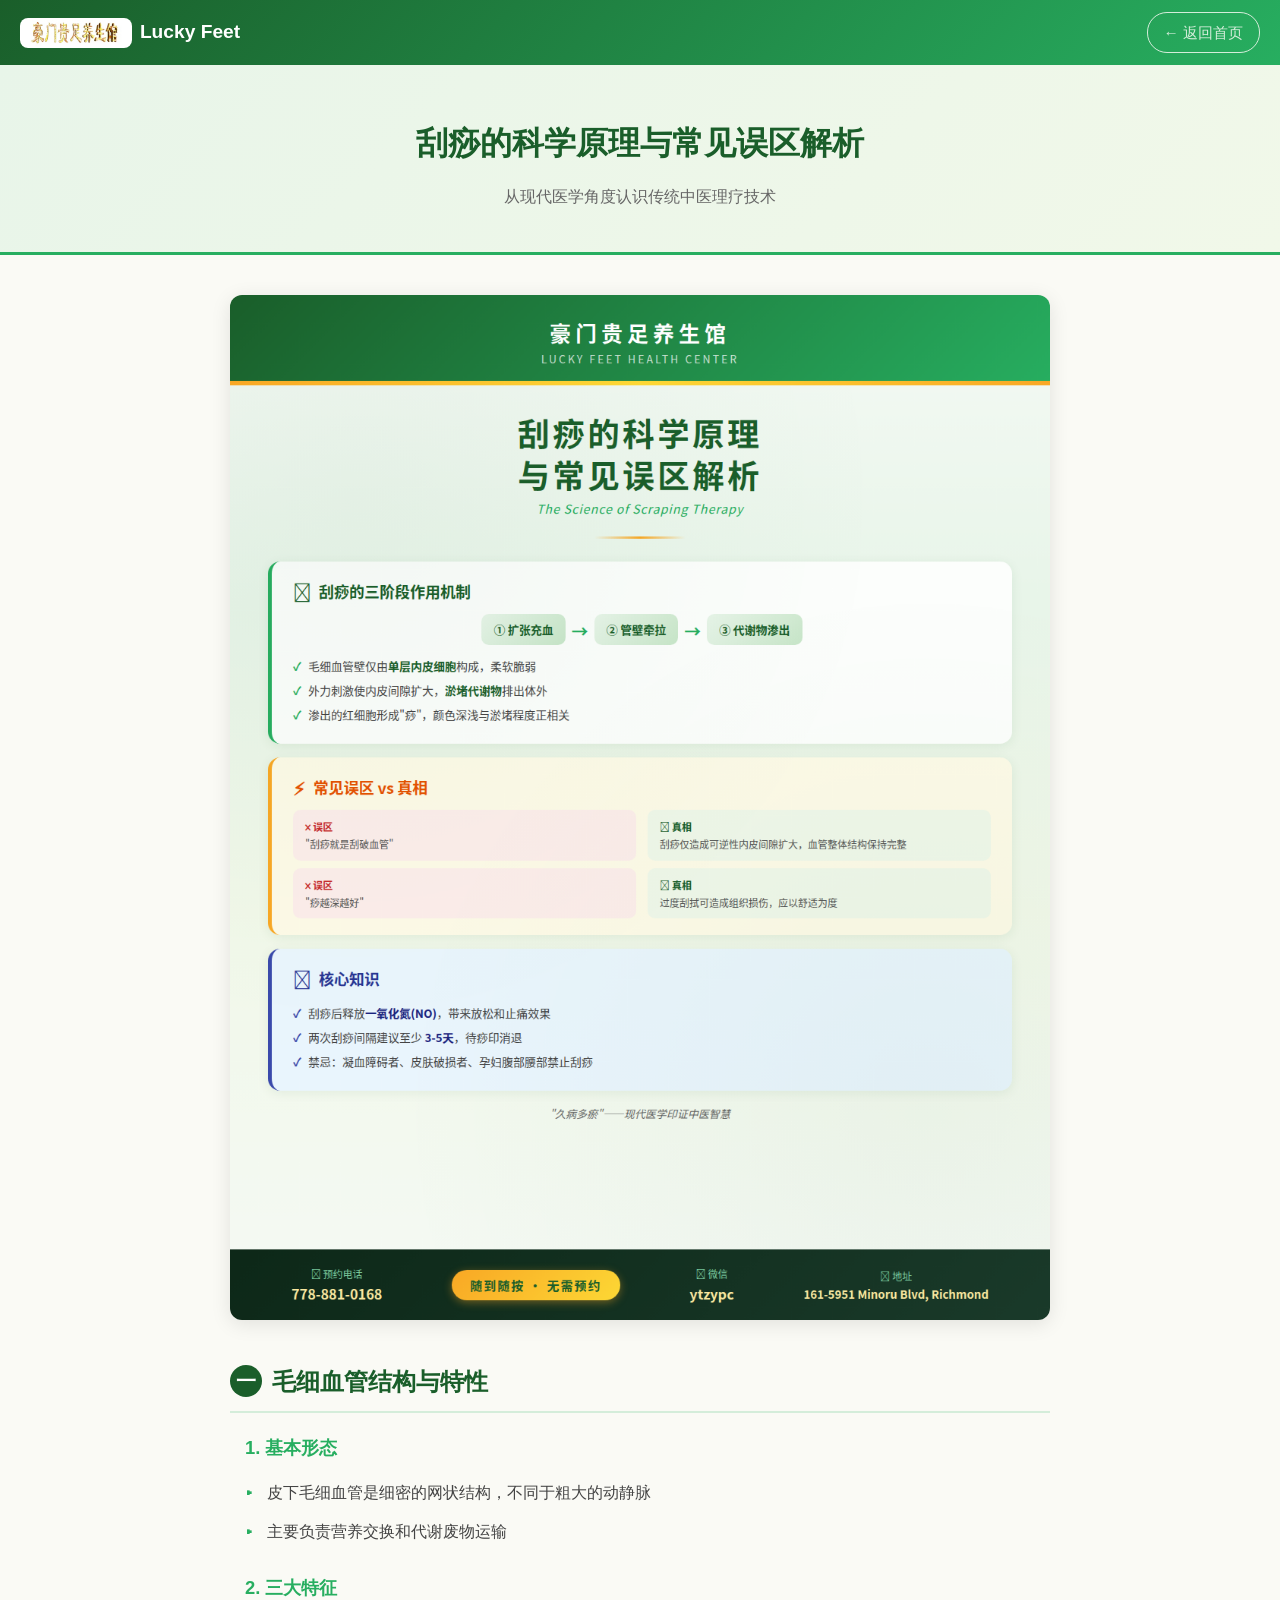
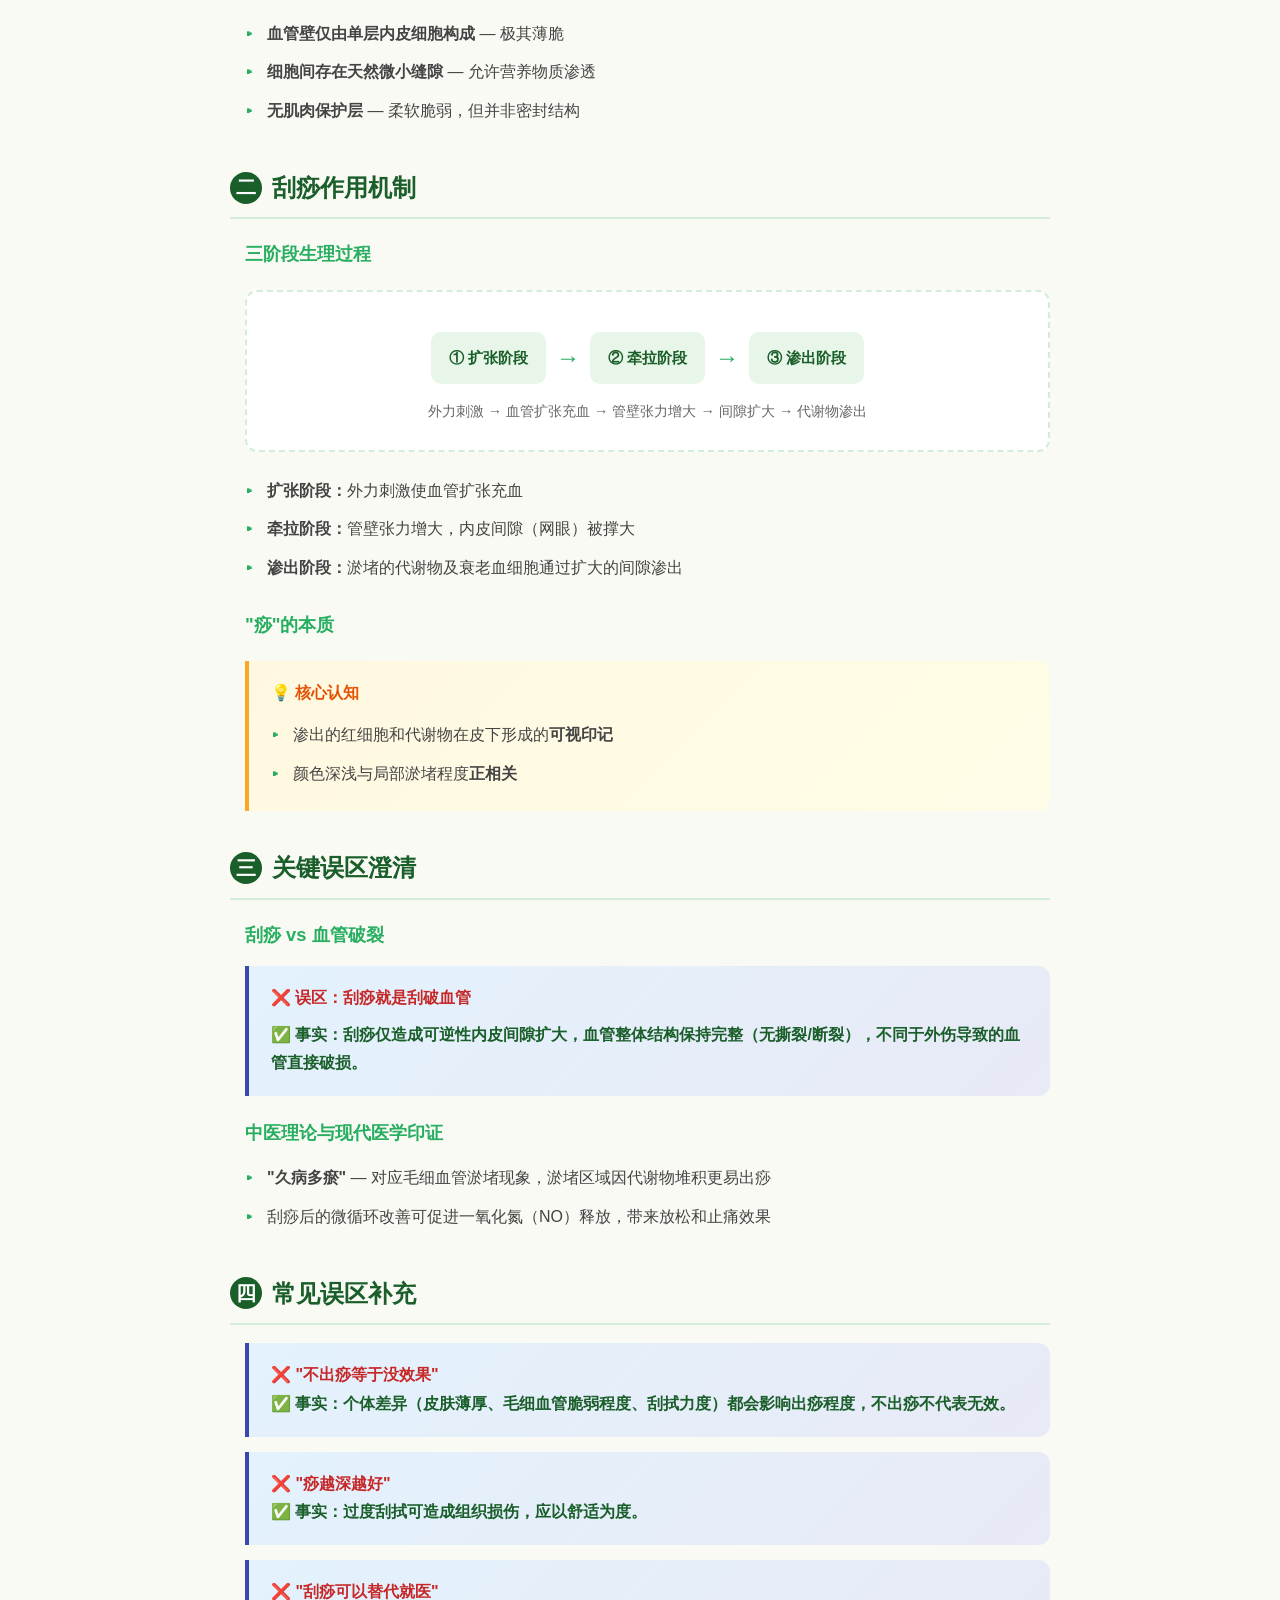
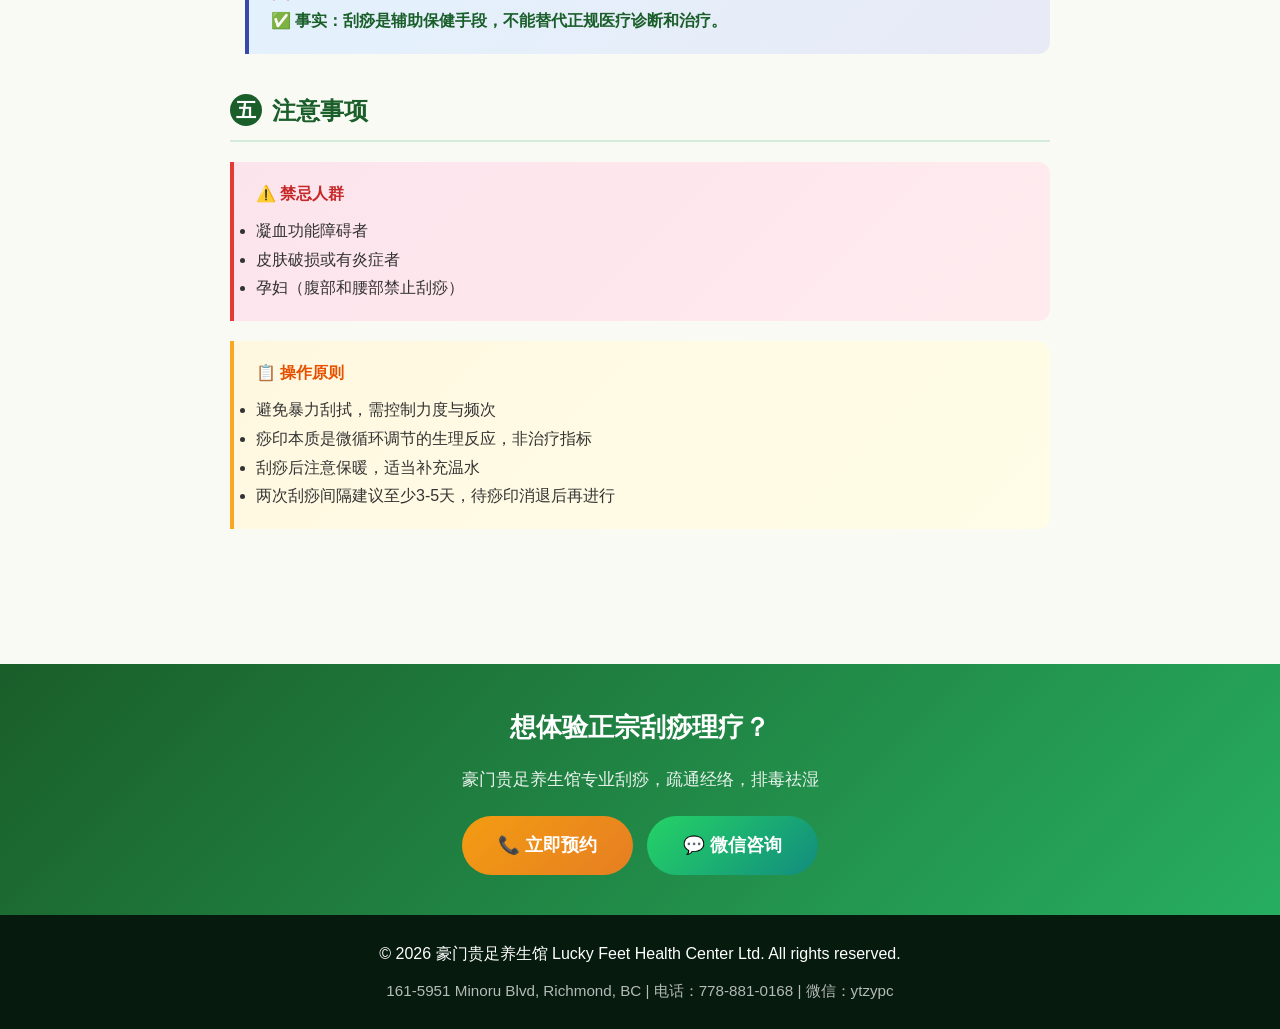
<file: guasha.html>
<!DOCTYPE html>
<html lang="zh-CN">
<head>
    <meta charset="UTF-8">
    <meta name="viewport" content="width=device-width, initial-scale=1.0">
    <title>刮痧的科学原理与常见误区 | 豪门贵足养生馆</title>
    <meta name="description" content="从现代医学角度了解刮痧（Guasha）的科学原理：微循环改善、炎症反应、筋膜松解，以及常见误区解析。豪门贵足养生馆 Richmond 专业刮痧调理。">
    <link rel="canonical" href="https://luckyfeet.ca/guasha.html">
    <style>
        * { margin: 0; padding: 0; box-sizing: border-box; }
        body { font-family: 'Microsoft YaHei', 'PingFang SC', -apple-system, BlinkMacSystemFont, 'Segoe UI', sans-serif; line-height: 1.8; color: #333; background: #fafaf5; }
        .top-bar { background: linear-gradient(135deg, #1a5e2a, #27ae60); padding: 12px 20px; display: flex; justify-content: space-between; align-items: center; flex-wrap: wrap; gap: 10px; }
        .top-bar .brand { color: white; font-size: 1.2em; font-weight: bold; display: inline-flex; align-items: center; gap: 8px; }
        .top-bar .brand img { height: 30px; width: auto; background: white; padding: 2px 10px; border-radius: 8px; }
        .top-bar .back-link { color: #d4edda; text-decoration: none; font-size: 0.95em; border: 1px solid #d4edda; padding: 6px 16px; border-radius: 20px; transition: all 0.3s; }
        .top-bar .back-link:hover { background: white; color: #1a5e2a; }
        .article-header { background: linear-gradient(135deg, #e8f5e9, #f1f8e9); padding: 50px 20px 40px; text-align: center; border-bottom: 3px solid #27ae60; }
        .article-header h1 { font-size: 2em; color: #1a5e2a; margin-bottom: 10px; }
        .article-header .subtitle { color: #666; font-size: 1em; }
        .article-body { max-width: 860px; margin: 0 auto; padding: 40px 20px 60px; }
        .section { margin-bottom: 35px; }
        .section h2 { font-size: 1.5em; color: #1a5e2a; padding-bottom: 8px; margin-bottom: 18px; border-bottom: 2px solid #d4edda; display: flex; align-items: center; gap: 10px; }
        .section h2 .num { background: #1a5e2a; color: white; width: 32px; height: 32px; border-radius: 50%; display: inline-flex; align-items: center; justify-content: center; font-size: 0.85em; flex-shrink: 0; }
        .subsection { margin-bottom: 20px; padding-left: 15px; }
        .subsection h3 { font-size: 1.15em; color: #27ae60; margin-bottom: 10px; }
        .subsection ul { list-style: none; padding-left: 0; }
        .subsection ul li { position: relative; padding: 5px 0 5px 22px; color: #444; }
        .subsection ul li::before { content: "▸"; position: absolute; left: 0; color: #27ae60; font-weight: bold; }
        .highlight-box { background: linear-gradient(135deg, #fff8e1, #fffde7); border-left: 4px solid #f9a825; padding: 18px 22px; border-radius: 0 12px 12px 0; margin: 20px 0; }
        .highlight-box h4 { color: #e65100; margin-bottom: 8px; }
        .warning-box { background: linear-gradient(135deg, #fce4ec, #ffebee); border-left: 4px solid #e53935; padding: 18px 22px; border-radius: 0 12px 12px 0; margin: 20px 0; }
        .warning-box h4 { color: #c62828; margin-bottom: 8px; }
        .myth-box { background: linear-gradient(135deg, #e3f2fd, #e8eaf6); border-left: 4px solid #3949ab; padding: 18px 22px; border-radius: 0 12px 12px 0; margin: 15px 0; }
        .myth-box .myth { color: #c62828; font-weight: bold; }
        .myth-box .fact { color: #1a5e2a; font-weight: bold; }
        .cta-section { background: linear-gradient(135deg, #1a5e2a, #27ae60); color: white; padding: 40px 20px; text-align: center; margin-top: 40px; }
        .cta-section h2 { color: white; border: none; font-size: 1.6em; margin-bottom: 15px; justify-content: center; }
        .cta-section p { opacity: 0.9; margin-bottom: 20px; font-size: 1.05em; }
        .cta-btn { display: inline-flex; align-items: center; gap: 8px; padding: 14px 36px; border-radius: 50px; text-decoration: none; font-size: 1.1em; font-weight: bold; color: white; transition: transform 0.3s, box-shadow 0.3s; }
        .cta-btn:hover { transform: translateY(-2px); box-shadow: 0 6px 16px rgba(0,0,0,0.25); }
        .cta-btn.phone { background: linear-gradient(135deg, #f39c12, #e67e22); }
        .cta-btn.wechat { background: linear-gradient(135deg, #25d366, #128c7e); }
        .footer { background: #061a0e; color: white; text-align: center; padding: 25px 20px; }
        .footer .tagline { opacity: 0.7; margin-top: 8px; font-size: 0.95em; }
        .diagram-box { background: white; border: 2px dashed #d4edda; border-radius: 12px; padding: 25px; margin: 20px 0; text-align: center; }
        .diagram-box .flow { display: flex; justify-content: center; align-items: center; gap: 10px; flex-wrap: wrap; margin: 15px 0; }
        .diagram-box .flow-step { background: #e8f5e9; padding: 12px 18px; border-radius: 10px; font-weight: bold; color: #1a5e2a; font-size: 0.95em; }
        .diagram-box .arrow { color: #27ae60; font-size: 1.5em; }
        @media (max-width: 768px) {
            .article-header h1 { font-size: 1.5em; }
            .section h2 { font-size: 1.3em; }
            .diagram-box .flow { flex-direction: column; }
            .diagram-box .arrow { transform: rotate(90deg); }
        }
    </style>
</head>
<body>
    <!-- Top Navigation Bar -->
    <div class="top-bar">
        <span class="brand"><img src="haomen-logo.jpg" alt="豪门贵足养生馆" width="258" height="73"> Lucky Feet</span>
        <a href="index.html" class="back-link">← 返回首页</a>
    </div>

    <!-- Article Header -->
    <header class="article-header">
        <h1>刮痧的科学原理与常见误区解析</h1>
        <p class="subtitle">从现代医学角度认识传统中医理疗技术</p>
    </header>

    <!-- Article Body -->
    <div class="article-body">

        <!-- Poster Image -->
        <div style="text-align:center; margin-bottom:30px;">
            <img src="guasha-poster.png" alt="刮痧的科学原理与常见误区解析 - 豪门贵足养生馆" style="max-width:100%; height:auto; border-radius:12px; box-shadow: 0 4px 20px rgba(0,0,0,0.1);">
        </div>

        <!-- 一、毛细血管结构与特性 -->
        <div class="section">
            <h2><span class="num">一</span> 毛细血管结构与特性</h2>
            <div class="subsection">
                <h3>1. 基本形态</h3>
                <ul>
                    <li>皮下毛细血管是细密的网状结构，不同于粗大的动静脉</li>
                    <li>主要负责营养交换和代谢废物运输</li>
                </ul>
            </div>
            <div class="subsection">
                <h3>2. 三大特征</h3>
                <ul>
                    <li><strong>血管壁仅由单层内皮细胞构成</strong> — 极其薄脆</li>
                    <li><strong>细胞间存在天然微小缝隙</strong> — 允许营养物质渗透</li>
                    <li><strong>无肌肉保护层</strong> — 柔软脆弱，但并非密封结构</li>
                </ul>
            </div>
        </div>

        <!-- 二、刮痧作用机制 -->
        <div class="section">
            <h2><span class="num">二</span> 刮痧作用机制</h2>
            <div class="subsection">
                <h3>三阶段生理过程</h3>
                <div class="diagram-box">
                    <div class="flow">
                        <div class="flow-step">① 扩张阶段</div>
                        <span class="arrow">→</span>
                        <div class="flow-step">② 牵拉阶段</div>
                        <span class="arrow">→</span>
                        <div class="flow-step">③ 渗出阶段</div>
                    </div>
                    <p style="color:#666;font-size:0.9em;margin-top:10px;">外力刺激 → 血管扩张充血 → 管壁张力增大 → 间隙扩大 → 代谢物渗出</p>
                </div>
                <ul>
                    <li><strong>扩张阶段：</strong>外力刺激使血管扩张充血</li>
                    <li><strong>牵拉阶段：</strong>管壁张力增大，内皮间隙（网眼）被撑大</li>
                    <li><strong>渗出阶段：</strong>淤堵的代谢物及衰老血细胞通过扩大的间隙渗出</li>
                </ul>
            </div>
            <div class="subsection">
                <h3>"痧"的本质</h3>
                <div class="highlight-box">
                    <h4>💡 核心认知</h4>
                    <ul style="margin-top:8px;">
                        <li>渗出的红细胞和代谢物在皮下形成的<strong>可视印记</strong></li>
                        <li>颜色深浅与局部淤堵程度<strong>正相关</strong></li>
                    </ul>
                </div>
            </div>
        </div>

        <!-- 三、关键误区澄清 -->
        <div class="section">
            <h2><span class="num">三</span> 关键误区澄清</h2>
            <div class="subsection">
                <h3>刮痧 vs 血管破裂</h3>
                <div class="myth-box">
                    <p class="myth">❌ 误区：刮痧就是刮破血管</p>
                    <p style="margin:8px 0;"></p>
                    <p class="fact">✅ 事实：刮痧仅造成可逆性内皮间隙扩大，血管整体结构保持完整（无撕裂/断裂），不同于外伤导致的血管直接破损。</p>
                </div>
            </div>
            <div class="subsection">
                <h3>中医理论与现代医学印证</h3>
                <ul>
                    <li><strong>"久病多瘀"</strong> — 对应毛细血管淤堵现象，淤堵区域因代谢物堆积更易出痧</li>
                    <li>刮痧后的微循环改善可促进一氧化氮（NO）释放，带来放松和止痛效果</li>
                </ul>
            </div>
        </div>

        <!-- 四、常见误区补充 -->
        <div class="section">
            <h2><span class="num">四</span> 常见误区补充</h2>
            <div class="subsection">
                <div class="myth-box">
                    <p class="myth">❌ "不出痧等于没效果"</p>
                    <p class="fact">✅ 事实：个体差异（皮肤薄厚、毛细血管脆弱程度、刮拭力度）都会影响出痧程度，不出痧不代表无效。</p>
                </div>
                <div class="myth-box">
                    <p class="myth">❌ "痧越深越好"</p>
                    <p class="fact">✅ 事实：过度刮拭可造成组织损伤，应以舒适为度。</p>
                </div>
                <div class="myth-box">
                    <p class="myth">❌ "刮痧可以替代就医"</p>
                    <p class="fact">✅ 事实：刮痧是辅助保健手段，不能替代正规医疗诊断和治疗。</p>
                </div>
            </div>
        </div>

        <!-- 五、注意事项 -->
        <div class="section">
            <h2><span class="num">五</span> 注意事项</h2>
            <div class="warning-box">
                <h4>⚠️ 禁忌人群</h4>
                <ul style="margin-top:8px;">
                    <li>凝血功能障碍者</li>
                    <li>皮肤破损或有炎症者</li>
                    <li>孕妇（腹部和腰部禁止刮痧）</li>
                </ul>
            </div>
            <div class="highlight-box">
                <h4>📋 操作原则</h4>
                <ul style="margin-top:8px;">
                    <li>避免暴力刮拭，需控制力度与频次</li>
                    <li>痧印本质是微循环调节的生理反应，非治疗指标</li>
                    <li>刮痧后注意保暖，适当补充温水</li>
                    <li>两次刮痧间隔建议至少3-5天，待痧印消退后再进行</li>
                </ul>
            </div>
        </div>

    </div>

    <!-- CTA Section -->
    <div class="cta-section">
        <h2>想体验正宗刮痧理疗？</h2>
        <p>豪门贵足养生馆专业刮痧，疏通经络，排毒祛湿</p>
        <a href="tel:+17788810168" class="cta-btn phone">📞 立即预约</a>
        <a href="https://weixin.qq.com/r/7786830168" class="cta-btn wechat" style="margin-left:10px;">💬 微信咨询</a>
    </div>

    <!-- Footer -->
    <footer class="footer">
        <p>&copy; 2026 豪门贵足养生馆 Lucky Feet Health Center Ltd. All rights reserved.</p>
        <p class="tagline">161-5951 Minoru Blvd, Richmond, BC | 电话：778-881-0168 | 微信：ytzypc</p>
    </footer>
<script src="https://trtc.io/knocket-sdk/sdk.js?identifier=378b725ffe8cf51a5a&v=1792350861330" async></script>
</body>
</html>
</file>
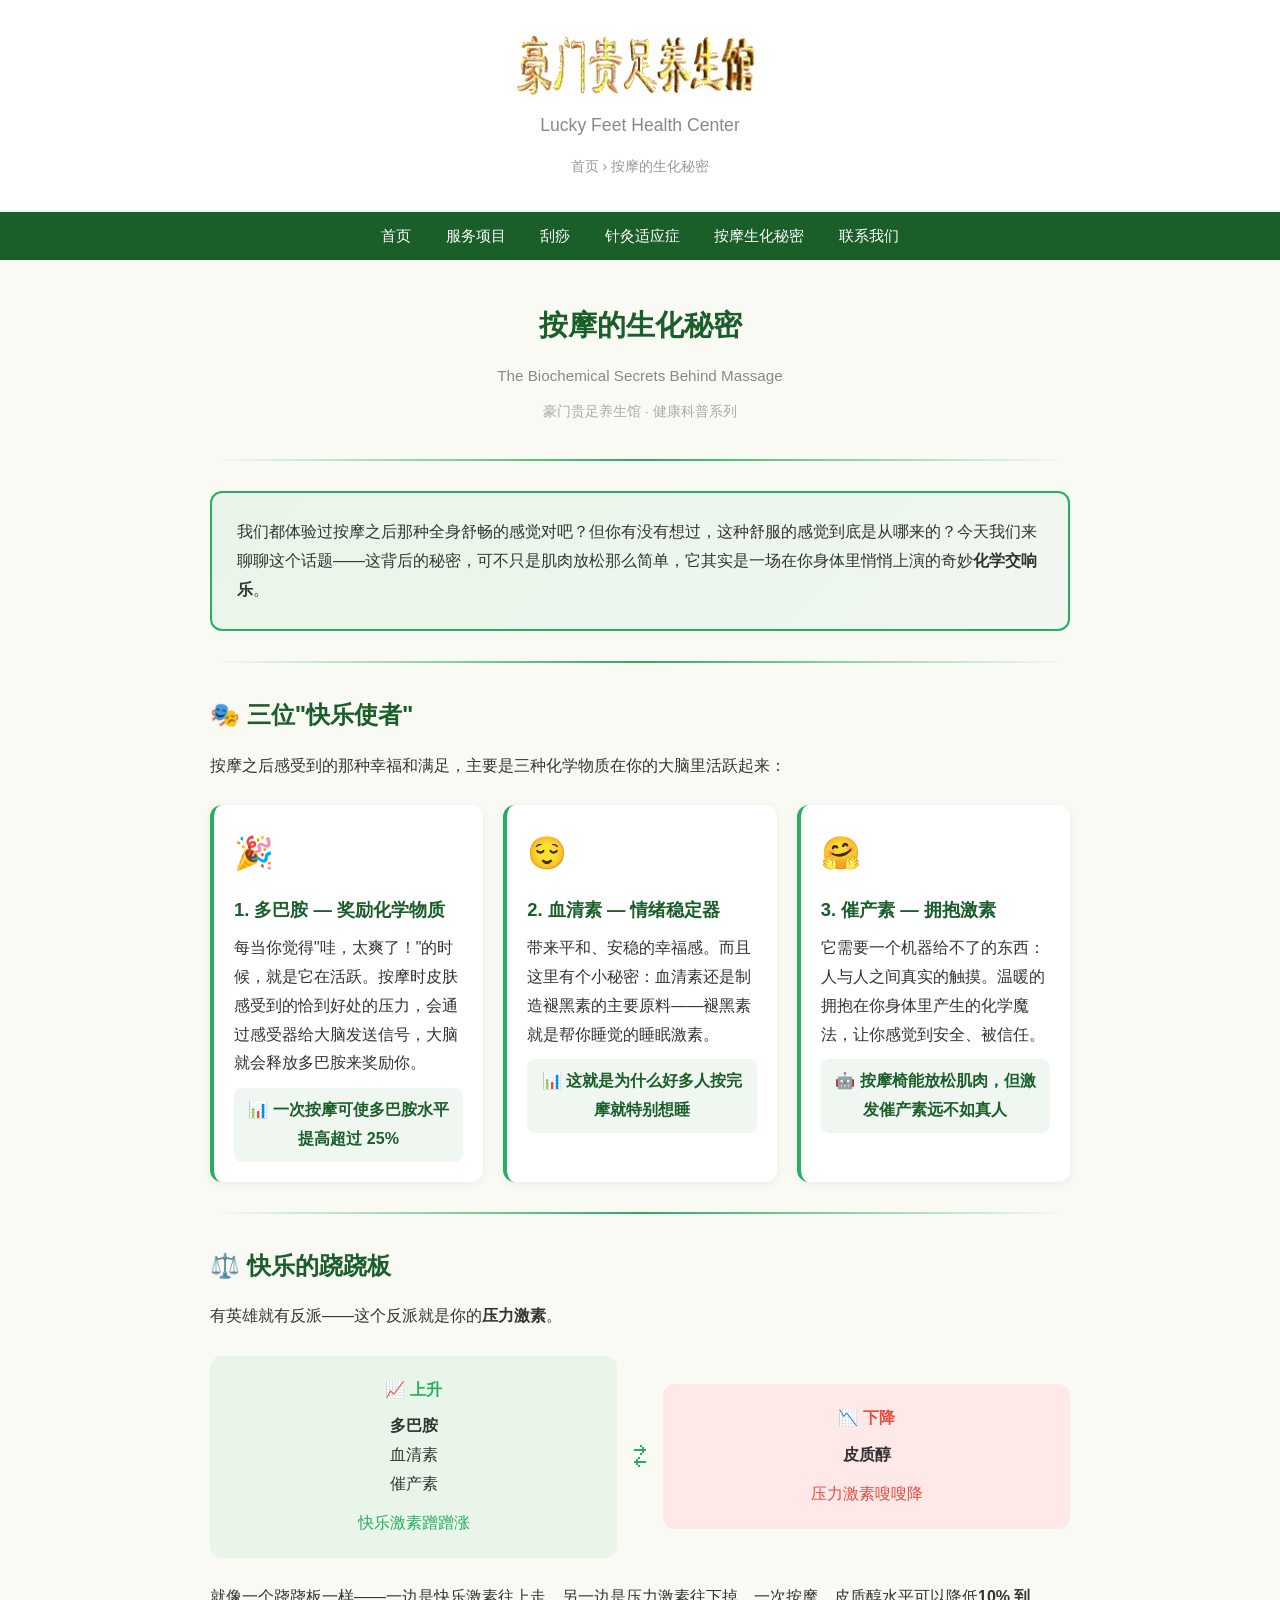
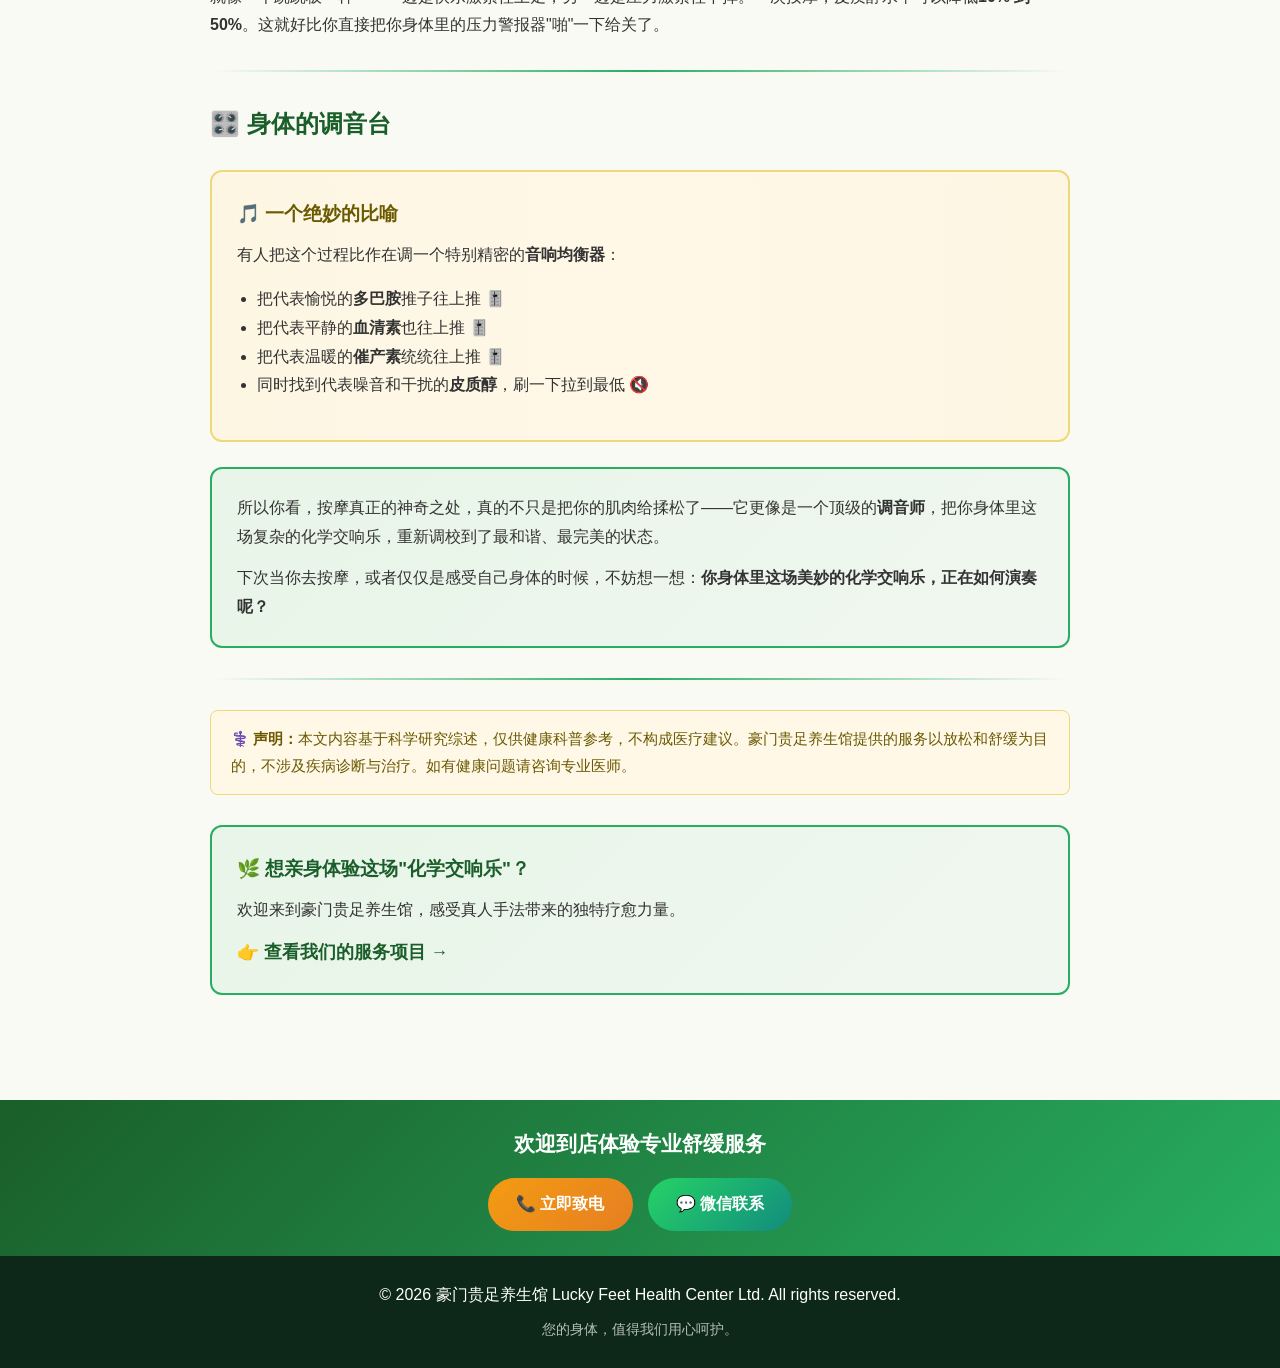
<file: massage-bio.html>
<!DOCTYPE html>
<html lang="zh-CN">
<head>
    <meta charset="UTF-8">
    <meta name="viewport" content="width=device-width, initial-scale=1.0">
    <title>按摩的生化秘密 | 豪门贵足养生馆 Lucky Feet Health Center</title>
    <meta name="description" content="按摩如何影响你的身体？从生物化学角度解析按摩促进血液循环、缓解肌肉紧张、降低压力激素的科学机制。豪门贵足养生馆 Richmond 专业推拿按摩。">
    <link rel="canonical" href="https://luckyfeet.ca/massage-bio.html">
    <style>
        * { margin: 0; padding: 0; box-sizing: border-box; }
        body { font-family: 'Microsoft YaHei', 'PingFang SC', -apple-system, BlinkMacSystemFont, 'Segoe UI', sans-serif; line-height: 1.8; color: #333; background: #fafaf5; }
        a { color: #1a5e2a; text-decoration: none; }
        a:hover { text-decoration: underline; }

        /* Header */
        .header { background: white; padding: 30px 20px; text-align: center; border-bottom: 2px solid #e8f5e8; }
        .header .logo-zh { height: 72px; width: auto; max-width: 70%; margin: 0 auto 8px; display: block; }
        .header .logo-en { font-size: 1.1em; color: #888; margin-bottom: 12px; }
        .header .breadcrumb { font-size: 0.9em; color: #999; }
        .header .breadcrumb a { color: #999; }

        /* Nav bar */
        .nav-bar { background: #1a5e2a; padding: 10px 20px; text-align: center; }
        .nav-bar a { color: white; margin: 0 15px; font-size: 0.95em; }
        .nav-bar a:hover { text-decoration: none; opacity: 0.85; }

        /* Article */
        .article-container { max-width: 900px; margin: 0 auto; padding: 40px 20px; }
        .article-title { font-size: 1.8em; color: #1a5e2a; margin-bottom: 10px; text-align: center; }
        .article-subtitle { text-align: center; color: #888; margin-bottom: 10px; font-size: 0.95em; }
        .article-meta { text-align: center; color: #aaa; font-size: 0.85em; margin-bottom: 35px; }
        .divider { height: 2px; background: linear-gradient(90deg, transparent, #27ae60, transparent); margin: 30px 0; }

        /* Highlight box */
        .highlight-box { background: linear-gradient(135deg, #e8f5e8, #f0f7f0); border: 2px solid #27ae60; border-radius: 12px; padding: 25px; margin: 25px 0; }
        .highlight-box h3 { color: #1a5e2a; margin-bottom: 10px; }

        /* Hormone cards */
        .hormone-grid { display: grid; grid-template-columns: repeat(auto-fit, minmax(250px, 1fr)); gap: 20px; margin: 25px 0; }
        .hormone-card { background: white; border-radius: 12px; padding: 20px; border-left: 4px solid #27ae60; box-shadow: 0 2px 10px rgba(0,0,0,0.06); }
        .hormone-card h4 { color: #1a5e2a; margin-bottom: 8px; font-size: 1.15em; }
        .hormone-card .emoji { font-size: 2em; margin-bottom: 10px; }
        .hormone-card .stat { background: #f0f7f0; padding: 8px 12px; border-radius: 8px; margin-top: 10px; font-weight: bold; color: #1a5e2a; text-align: center; }

        /* Analogy box */
        .analogy-box { background: linear-gradient(90deg, #fdf6e3, #fff8e7, #fdf6e3); padding: 25px; border-radius: 12px; border: 2px solid #f0d878; margin: 25px 0; }
        .analogy-box h3 { color: #6b5900; margin-bottom: 10px; }

        /* Comparison */
        .comparison { display: grid; grid-template-columns: 1fr auto 1fr; gap: 15px; align-items: center; margin: 25px 0; }
        .comparison .up { background: #e8f5e8; padding: 20px; border-radius: 12px; text-align: center; }
        .comparison .down { background: #ffe8e8; padding: 20px; border-radius: 12px; text-align: center; }
        .comparison .arrow { font-size: 2em; color: #27ae60; }
        .comparison h4 { margin-bottom: 8px; }

        /* CTA bar */
        .cta-bar { background: linear-gradient(135deg, #1a5e2a, #27ae60); padding: 25px 20px; text-align: center; margin-top: 40px; }
        .cta-bar h3 { color: white; margin-bottom: 15px; font-size: 1.3em; }
        .cta-buttons { display: flex; justify-content: center; gap: 15px; flex-wrap: wrap; }
        .cta-btn { display: inline-flex; align-items: center; gap: 8px; padding: 12px 28px; border-radius: 50px; font-size: 1em; font-weight: bold; color: white; transition: transform 0.3s; }
        .cta-btn:hover { transform: translateY(-2px); text-decoration: none; }
        .cta-btn.phone { background: linear-gradient(135deg, #f39c12, #e67e22); }
        .cta-btn.wechat { background: linear-gradient(135deg, #25d366, #128c7e); }

        /* Footer */
        .footer { background: #0d2818; color: white; text-align: center; padding: 25px 20px; }
        .footer .tagline { opacity: 0.7; margin-top: 8px; font-size: 0.9em; }

        /* Disclaimer */
        .disclaimer { background: #fff8e7; border: 1px solid #f0d878; border-radius: 8px; padding: 15px 20px; margin: 25px 0; font-size: 0.92em; color: #6b5900; }

        @media (max-width: 768px) {
            .article-title { font-size: 1.4em; }
            .nav-bar a { display: block; margin: 5px 0; }
            .header .logo-zh { height: 52px; }
            .hormone-grid { grid-template-columns: 1fr; }
            .comparison { grid-template-columns: 1fr; text-align: center; }
            .comparison .arrow { transform: rotate(90deg); }
        }
    </style>
</head>
<body>

    <!-- Header -->
    <div class="header">
        <img class="logo-zh" src="haomen-logo.jpg" alt="豪门贵足养生馆 Lucky Feet Health Center" width="258" height="73">
        <p class="logo-en">Lucky Feet Health Center</p>
        <p class="breadcrumb"><a href="index.html">首页</a> &rsaquo; 按摩的生化秘密</p>
    </div>

    <!-- Navigation -->
    <div class="nav-bar">
        <a href="index.html">首页</a>
        <a href="index.html#services">服务项目</a>
        <a href="guasha.html">刮痧</a>
        <a href="zhenjiu.html">针灸适应症</a>
        <a href="massage-bio.html">按摩生化秘密</a>
        <a href="index.html#contact">联系我们</a>
    </div>

    <!-- Article -->
    <div class="article-container">
        <h1 class="article-title">按摩的生化秘密</h1>
        <p class="article-subtitle">The Biochemical Secrets Behind Massage</p>
        <p class="article-meta">豪门贵足养生馆 · 健康科普系列</p>

        <div class="divider"></div>

        <div class="highlight-box">
            <p>我们都体验过按摩之后那种全身舒畅的感觉对吧？但你有没有想过，这种舒服的感觉到底是从哪来的？今天我们来聊聊这个话题——这背后的秘密，可不只是肌肉放松那么简单，它其实是一场在你身体里悄悄上演的奇妙<strong>化学交响乐</strong>。</p>
        </div>

        <div class="divider"></div>

        <h2 style="color:#1a5e2a; margin: 25px 0 15px;">🎭 三位"快乐使者"</h2>
        <p>按摩之后感受到的那种幸福和满足，主要是三种化学物质在你的大脑里活跃起来：</p>

        <div class="hormone-grid">
            <div class="hormone-card">
                <div class="emoji">🎉</div>
                <h4>1. 多巴胺 — 奖励化学物质</h4>
                <p>每当你觉得"哇，太爽了！"的时候，就是它在活跃。按摩时皮肤感受到的恰到好处的压力，会通过感受器给大脑发送信号，大脑就会释放多巴胺来奖励你。</p>
                <div class="stat">📊 一次按摩可使多巴胺水平提高超过 25%</div>
            </div>
            <div class="hormone-card">
                <div class="emoji">😌</div>
                <h4>2. 血清素 — 情绪稳定器</h4>
                <p>带来平和、安稳的幸福感。而且这里有个小秘密：血清素还是制造褪黑素的主要原料——褪黑素就是帮你睡觉的睡眠激素。</p>
                <div class="stat">📊 这就是为什么好多人按完摩就特别想睡</div>
            </div>
            <div class="hormone-card">
                <div class="emoji">🤗</div>
                <h4>3. 催产素 — 拥抱激素</h4>
                <p>它需要一个机器给不了的东西：人与人之间真实的触摸。温暖的拥抱在你身体里产生的化学魔法，让你感觉到安全、被信任。</p>
                <div class="stat">🤖 按摩椅能放松肌肉，但激发催产素远不如真人</div>
            </div>
        </div>

        <div class="divider"></div>

        <h2 style="color:#1a5e2a; margin: 25px 0 15px;">⚖️ 快乐的跷跷板</h2>
        <p>有英雄就有反派——这个反派就是你的<strong>压力激素</strong>。</p>

        <div class="comparison">
            <div class="up">
                <h4 style="color:#27ae60;">📈 上升</h4>
                <p><strong>多巴胺</strong><br>血清素<br>催产素</p>
                <p style="margin-top:10px; color:#27ae60;">快乐激素蹭蹭涨</p>
            </div>
            <div class="arrow">⇄</div>
            <div class="down">
                <h4 style="color:#e74c3c;">📉 下降</h4>
                <p><strong>皮质醇</strong></p>
                <p style="margin-top:10px; color:#e74c3c;">压力激素嗖嗖降</p>
            </div>
        </div>

        <p>就像一个跷跷板一样——一边是快乐激素往上走，另一边是压力激素往下掉。一次按摩，皮质醇水平可以降低<strong>10% 到 50%</strong>。这就好比你直接把你身体里的压力警报器"啪"一下给关了。</p>

        <div class="divider"></div>

        <h2 style="color:#1a5e2a; margin: 25px 0 15px;">🎛️ 身体的调音台</h2>

        <div class="analogy-box">
            <h3>🎵 一个绝妙的比喻</h3>
            <p>有人把这个过程比作在调一个特别精密的<strong>音响均衡器</strong>：</p>
            <ul style="margin: 15px 0; padding-left: 20px;">
                <li>把代表愉悦的<strong>多巴胺</strong>推子往上推 🎚️</li>
                <li>把代表平静的<strong>血清素</strong>也往上推 🎚️</li>
                <li>把代表温暖的<strong>催产素</strong>统统往上推 🎚️</li>
                <li>同时找到代表噪音和干扰的<strong>皮质醇</strong>，刷一下拉到最低 🔇</li>
            </ul>
        </div>

        <div class="highlight-box">
            <p>所以你看，按摩真正的神奇之处，真的不只是把你的肌肉给揉松了——它更像是一个顶级的<strong>调音师</strong>，把你身体里这场复杂的化学交响乐，重新调校到了最和谐、最完美的状态。</p>
            <p style="margin-top: 12px;">下次当你去按摩，或者仅仅是感受自己身体的时候，不妨想一想：<strong>你身体里这场美妙的化学交响乐，正在如何演奏呢？</strong></p>
        </div>

        <div class="divider"></div>

        <div class="disclaimer">
            ⚕️ <strong>声明：</strong>本文内容基于科学研究综述，仅供健康科普参考，不构成医疗建议。豪门贵足养生馆提供的服务以放松和舒缓为目的，不涉及疾病诊断与治疗。如有健康问题请咨询专业医师。
        </div>

        <div class="highlight-box" style="margin-top:30px;">
            <h3>🌿 想亲身体验这场"化学交响乐"？</h3>
            <p>欢迎来到豪门贵足养生馆，感受真人手法带来的独特疗愈力量。</p>
            <p style="margin-top: 12px;"><a href="index.html#services" style="font-size:1.1em;font-weight:bold;color:#1a5e2a;">👉 查看我们的服务项目 →</a></p>
        </div>
    </div>

    <!-- CTA Bar -->
    <div class="cta-bar">
        <h3>欢迎到店体验专业舒缓服务</h3>
        <div class="cta-buttons">
            <a href="tel:+17788810168" class="cta-btn phone">📞 立即致电</a>
            <a href="https://weixin.qq.com/r/7786830168" class="cta-btn wechat">💬 微信联系</a>
        </div>
    </div>

    <!-- Footer -->
    <footer class="footer">
        <p>&copy; 2026 豪门贵足养生馆 Lucky Feet Health Center Ltd. All rights reserved.</p>
        <p class="tagline">您的身体，值得我们用心呵护。</p>
    </footer>

<script src="https://trtc.io/knocket-sdk/sdk.js?identifier=378b725ffe8cf51a5a&v=1792350861330" async></script>
</body>
</html>
</file>
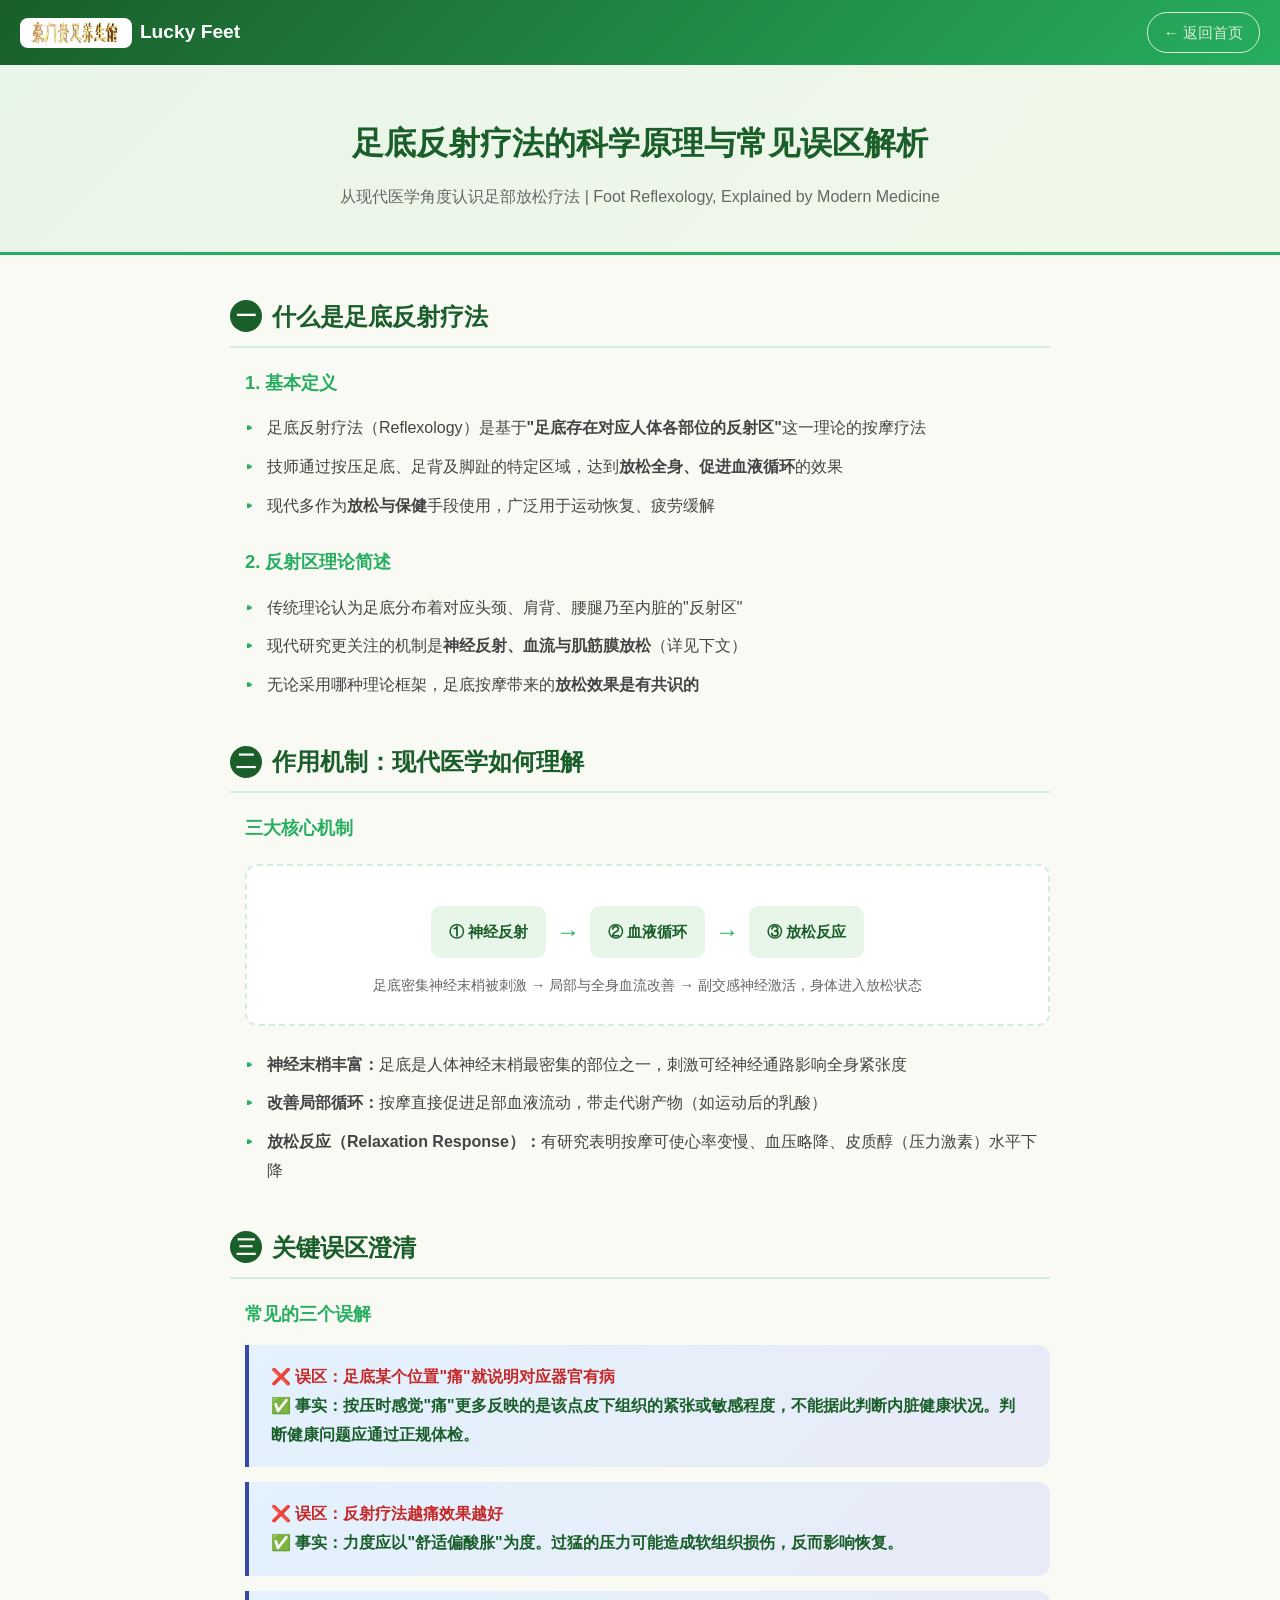
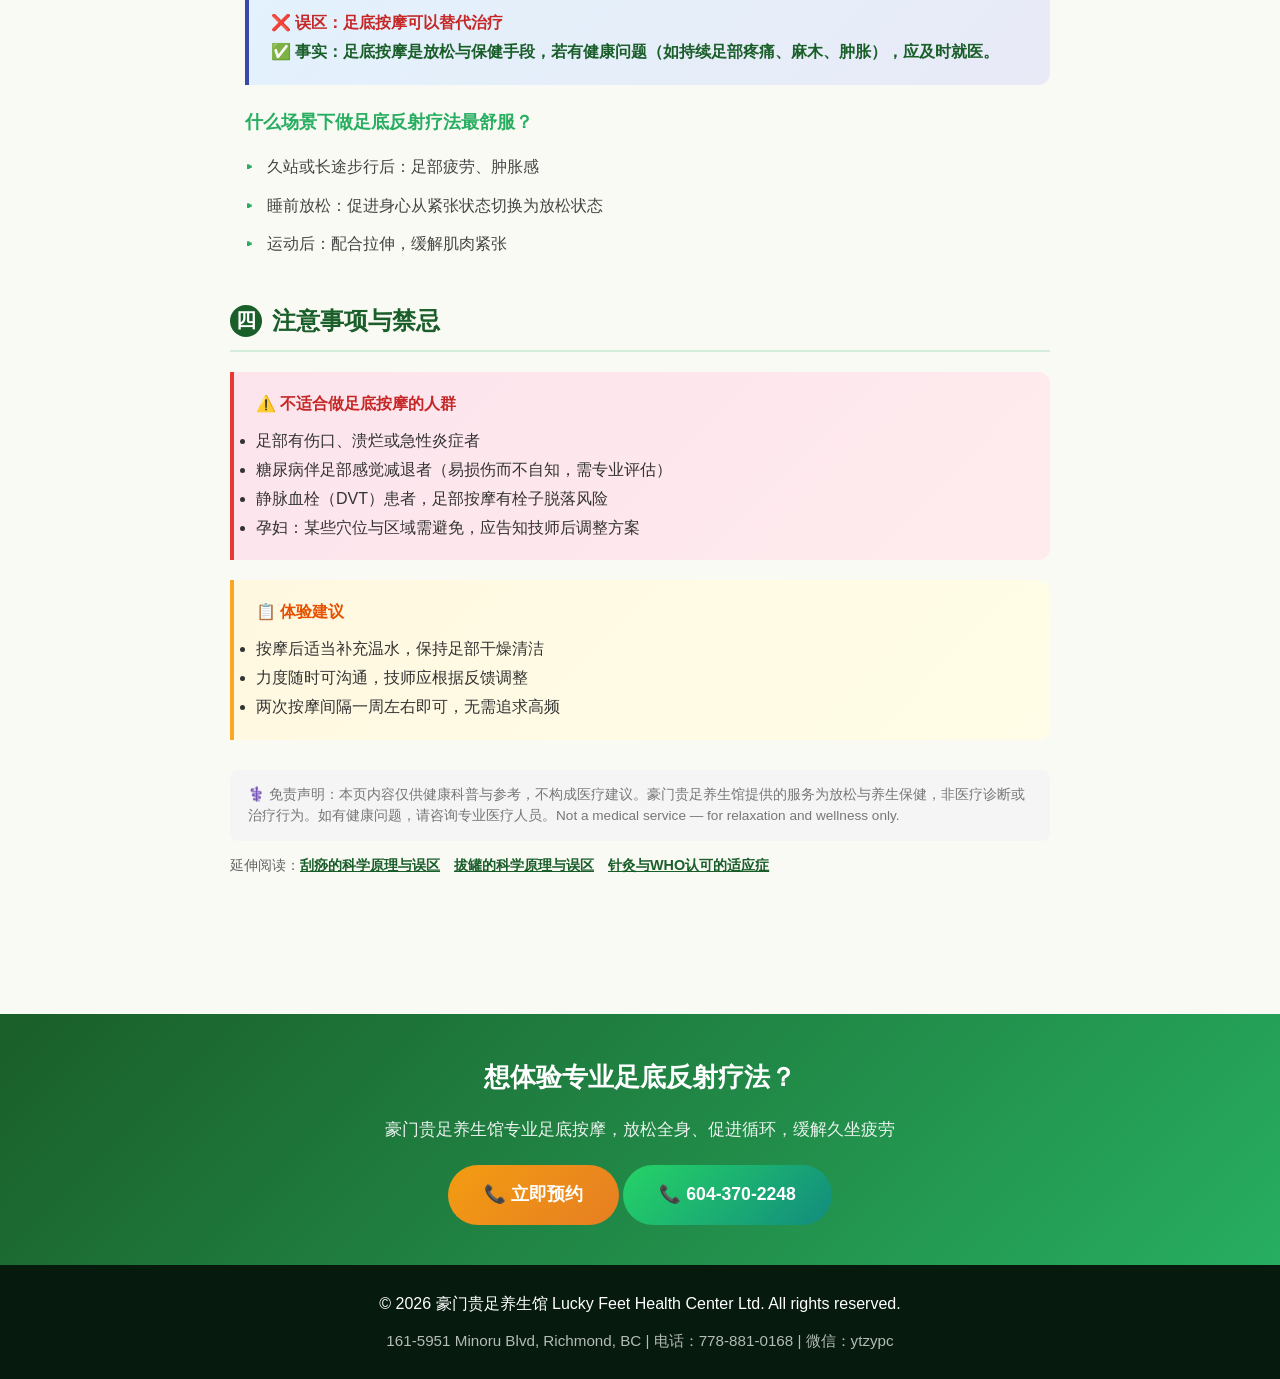
<file: reflexology.html>
<!DOCTYPE html>
<html lang="zh-CN">
<head>
    <meta charset="UTF-8">
    <meta name="viewport" content="width=device-width, initial-scale=1.0">
    <title>足底反射疗法的科学原理与常见误区 | 豪门贵足养生馆 - Foot Reflexology Explained | Richmond BC Massage</title>
    <link rel="canonical" href="https://luckyfeet.ca/reflexology.html">
    <meta name="description" content="足底反射疗法（Foot Reflexology）到底是什么？从现代医学角度解析足底按摩放松原理、常见误区与禁忌。豪门贵足养生馆 Richmond 专业足底按摩、推拿，缓解疲劳。">
    <meta name="keywords" content="足底按摩,foot reflexology,reflexology,足疗,foot massage,足部反射区,放松,Richmond massage,按摩,豪门贵足养生馆,Lucky Feet Health Center">
    <meta property="og:title" content="足底反射疗法的科学原理与常见误区 | 豪门贵足养生馆">
    <meta property="og:description" content="足底反射疗法（Reflexology）的科学解释：放松原理、反射区理论、常见误区与禁忌人群。">
    <meta property="og:type" content="article">
    <meta property="og:url" content="https://luckyfeet.ca/reflexology.html">
    <meta property="og:locale" content="zh_CN">
    <script type="application/ld+json">
    {
      "@context": "https://schema.org",
      "@type": "Article",
      "headline": "足底反射疗法的科学原理与常见误区解析",
      "description": "从现代医学角度了解足底反射疗法（Foot Reflexology）的放松机制与反射区理论，澄清常见误区。豪门贵足养生馆 Richmond BC 专业足底按摩、推拿按摩，缓解肌肉紧张。",
      "keywords": "foot reflexology, 足底按摩, reflexology Richmond, foot massage, 足部保健, 缓解疲劳, 全身放松",
      "author": {"@type": "Organization", "name": "豪门贵足养生馆 Lucky Feet Health Center"},
      "publisher": {"@type": "Organization", "name": "豪门贵足养生馆 Lucky Feet Health Center", "url": "https://luckyfeet.ca"},
      "mainEntityOfPage": "https://luckyfeet.ca/reflexology.html"
    }
    </script>
    <style>
        * { margin: 0; padding: 0; box-sizing: border-box; }
        body { font-family: 'Microsoft YaHei', 'PingFang SC', -apple-system, BlinkMacSystemFont, 'Segoe UI', sans-serif; line-height: 1.8; color: #333; background: #fafaf5; }
        .top-bar { background: linear-gradient(135deg, #1a5e2a, #27ae60); padding: 12px 20px; display: flex; justify-content: space-between; align-items: center; flex-wrap: wrap; gap: 10px; }
        .top-bar .brand { color: white; font-size: 1.2em; font-weight: bold; display: inline-flex; align-items: center; gap: 8px; }
        .top-bar .brand img { height: 30px; width: auto; background: white; padding: 2px 10px; border-radius: 8px; }
        .top-bar .back-link { color: #d4edda; text-decoration: none; font-size: 0.95em; border: 1px solid #d4edda; padding: 6px 16px; border-radius: 20px; transition: all 0.3s; }
        .top-bar .back-link:hover { background: white; color: #1a5e2a; }
        .article-header { background: linear-gradient(135deg, #e8f5e9, #f1f8e9); padding: 50px 20px 40px; text-align: center; border-bottom: 3px solid #27ae60; }
        .article-header h1 { font-size: 2em; color: #1a5e2a; margin-bottom: 10px; }
        .article-header .subtitle { color: #666; font-size: 1em; }
        .article-body { max-width: 860px; margin: 0 auto; padding: 40px 20px 60px; }
        .section { margin-bottom: 35px; }
        .section h2 { font-size: 1.5em; color: #1a5e2a; padding-bottom: 8px; margin-bottom: 18px; border-bottom: 2px solid #d4edda; display: flex; align-items: center; gap: 10px; }
        .section h2 .num { background: #1a5e2a; color: white; width: 32px; height: 32px; border-radius: 50%; display: inline-flex; align-items: center; justify-content: center; font-size: 0.85em; flex-shrink: 0; }
        .subsection { margin-bottom: 20px; padding-left: 15px; }
        .subsection h3 { font-size: 1.15em; color: #27ae60; margin-bottom: 10px; }
        .subsection ul { list-style: none; padding-left: 0; }
        .subsection ul li { position: relative; padding: 5px 0 5px 22px; color: #444; }
        .subsection ul li::before { content: "▸"; position: absolute; left: 0; color: #27ae60; font-weight: bold; }
        .highlight-box { background: linear-gradient(135deg, #fff8e1, #fffde7); border-left: 4px solid #f9a825; padding: 18px 22px; border-radius: 0 12px 12px 0; margin: 20px 0; }
        .highlight-box h4 { color: #e65100; margin-bottom: 8px; }
        .warning-box { background: linear-gradient(135deg, #fce4ec, #ffebee); border-left: 4px solid #e53935; padding: 18px 22px; border-radius: 0 12px 12px 0; margin: 20px 0; }
        .warning-box h4 { color: #c62828; margin-bottom: 8px; }
        .myth-box { background: linear-gradient(135deg, #e3f2fd, #e8eaf6); border-left: 4px solid #3949ab; padding: 18px 22px; border-radius: 0 12px 12px 0; margin: 15px 0; }
        .myth-box .myth { color: #c62828; font-weight: bold; }
        .myth-box .fact { color: #1a5e2a; font-weight: bold; }
        .cta-section { background: linear-gradient(135deg, #1a5e2a, #27ae60); color: white; padding: 40px 20px; text-align: center; margin-top: 40px; }
        .cta-section h2 { color: white; border: none; font-size: 1.6em; margin-bottom: 15px; justify-content: center; }
        .cta-section p { opacity: 0.9; margin-bottom: 20px; font-size: 1.05em; }
        .cta-btn { display: inline-flex; align-items: center; gap: 8px; padding: 14px 36px; border-radius: 50px; text-decoration: none; font-size: 1.1em; font-weight: bold; color: white; transition: transform 0.3s, box-shadow 0.3s; }
        .cta-btn:hover { transform: translateY(-2px); box-shadow: 0 6px 16px rgba(0,0,0,0.25); }
        .cta-btn.phone { background: linear-gradient(135deg, #f39c12, #e67e22); }
        .cta-btn.wechat { background: linear-gradient(135deg, #25d366, #128c7e); }
        .footer { background: #061a0e; color: white; text-align: center; padding: 25px 20px; }
        .footer .tagline { opacity: 0.7; margin-top: 8px; font-size: 0.95em; }
        .diagram-box { background: white; border: 2px dashed #d4edda; border-radius: 12px; padding: 25px; margin: 20px 0; text-align: center; }
        .diagram-box .flow { display: flex; justify-content: center; align-items: center; gap: 10px; flex-wrap: wrap; margin: 15px 0; }
        .diagram-box .flow-step { background: #e8f5e9; padding: 12px 18px; border-radius: 10px; font-weight: bold; color: #1a5e2a; font-size: 0.95em; }
        .diagram-box .arrow { color: #27ae60; font-size: 1.5em; }
        .disclaimer { background: #f5f5f5; border-radius: 8px; padding: 14px 18px; font-size: 0.85em; color: #777; margin-top: 30px; line-height: 1.6; }
        .related-links { margin-top: 12px; font-size: 0.9em; color: #666; }
        .related-links a { color: #1a5e2a; font-weight: bold; margin-right: 14px; }
        @media (max-width: 768px) {
            .article-header h1 { font-size: 1.5em; }
            .section h2 { font-size: 1.3em; }
            .diagram-box .flow { flex-direction: column; }
            .diagram-box .arrow { transform: rotate(90deg); }
        }
    </style>
</head>
<body>
    <!-- Top Navigation Bar -->
    <div class="top-bar">
        <span class="brand"><img src="haomen-logo.jpg" alt="豪门贵足养生馆" width="258" height="73"> Lucky Feet</span>
        <a href="index.html" class="back-link">← 返回首页</a>
    </div>

    <!-- Article Header -->
    <header class="article-header">
        <h1>足底反射疗法的科学原理与常见误区解析</h1>
        <p class="subtitle">从现代医学角度认识足部放松疗法 | Foot Reflexology, Explained by Modern Medicine</p>
    </header>

    <!-- Article Body -->
    <div class="article-body">

        <!-- 一、什么是足底反射疗法 -->
        <div class="section">
            <h2><span class="num">一</span> 什么是足底反射疗法</h2>
            <div class="subsection">
                <h3>1. 基本定义</h3>
                <ul>
                    <li>足底反射疗法（Reflexology）是基于<strong>"足底存在对应人体各部位的反射区"</strong>这一理论的按摩疗法</li>
                    <li>技师通过按压足底、足背及脚趾的特定区域，达到<strong>放松全身、促进血液循环</strong>的效果</li>
                    <li>现代多作为<strong>放松与保健</strong>手段使用，广泛用于运动恢复、疲劳缓解</li>
                </ul>
            </div>
            <div class="subsection">
                <h3>2. 反射区理论简述</h3>
                <ul>
                    <li>传统理论认为足底分布着对应头颈、肩背、腰腿乃至内脏的"反射区"</li>
                    <li>现代研究更关注的机制是<strong>神经反射、血流与肌筋膜放松</strong>（详见下文）</li>
                    <li>无论采用哪种理论框架，足底按摩带来的<strong>放松效果是有共识的</strong></li>
                </ul>
            </div>
        </div>

        <!-- 二、作用机制 -->
        <div class="section">
            <h2><span class="num">二</span> 作用机制：现代医学如何理解</h2>
            <div class="subsection">
                <h3>三大核心机制</h3>
                <div class="diagram-box">
                    <div class="flow">
                        <div class="flow-step">① 神经反射</div>
                        <span class="arrow">→</span>
                        <div class="flow-step">② 血液循环</div>
                        <span class="arrow">→</span>
                        <div class="flow-step">③ 放松反应</div>
                    </div>
                    <p style="color:#666;font-size:0.9em;margin-top:10px;">足底密集神经末梢被刺激 → 局部与全身血流改善 → 副交感神经激活，身体进入放松状态</p>
                </div>
                <ul>
                    <li><strong>神经末梢丰富：</strong>足底是人体神经末梢最密集的部位之一，刺激可经神经通路影响全身紧张度</li>
                    <li><strong>改善局部循环：</strong>按摩直接促进足部血液流动，带走代谢产物（如运动后的乳酸）</li>
                    <li><strong>放松反应（Relaxation Response）：</strong>有研究表明按摩可使心率变慢、血压略降、皮质醇（压力激素）水平下降</li>
                </ul>
            </div>
        </div>

        <!-- 三、关键误区澄清 -->
        <div class="section">
            <h2><span class="num">三</span> 关键误区澄清</h2>
            <div class="subsection">
                <h3>常见的三个误解</h3>
                <div class="myth-box">
                    <p class="myth">❌ 误区：足底某个位置"痛"就说明对应器官有病</p>
                    <p class="fact">✅ 事实：按压时感觉"痛"更多反映的是该点皮下组织的紧张或敏感程度，不能据此判断内脏健康状况。判断健康问题应通过正规体检。</p>
                </div>
                <div class="myth-box">
                    <p class="myth">❌ 误区：反射疗法越痛效果越好</p>
                    <p class="fact">✅ 事实：力度应以"舒适偏酸胀"为度。过猛的压力可能造成软组织损伤，反而影响恢复。</p>
                </div>
                <div class="myth-box">
                    <p class="myth">❌ 误区：足底按摩可以替代治疗</p>
                    <p class="fact">✅ 事实：足底按摩是放松与保健手段，若有健康问题（如持续足部疼痛、麻木、肿胀），应及时就医。</p>
                </div>
            </div>
            <div class="subsection">
                <h3>什么场景下做足底反射疗法最舒服？</h3>
                <ul>
                    <li>久站或长途步行后：足部疲劳、肿胀感</li>
                    <li>睡前放松：促进身心从紧张状态切换为放松状态</li>
                    <li>运动后：配合拉伸，缓解肌肉紧张</li>
                </ul>
            </div>
        </div>

        <!-- 四、注意事项 -->
        <div class="section">
            <h2><span class="num">四</span> 注意事项与禁忌</h2>
            <div class="warning-box">
                <h4>⚠️ 不适合做足底按摩的人群</h4>
                <ul style="margin-top:8px;">
                    <li>足部有伤口、溃烂或急性炎症者</li>
                    <li>糖尿病伴足部感觉减退者（易损伤而不自知，需专业评估）</li>
                    <li>静脉血栓（DVT）患者，足部按摩有栓子脱落风险</li>
                    <li>孕妇：某些穴位与区域需避免，应告知技师后调整方案</li>
                </ul>
            </div>
            <div class="highlight-box">
                <h4>📋 体验建议</h4>
                <ul style="margin-top:8px;">
                    <li>按摩后适当补充温水，保持足部干燥清洁</li>
                    <li>力度随时可沟通，技师应根据反馈调整</li>
                    <li>两次按摩间隔一周左右即可，无需追求高频</li>
                </ul>
            </div>

            <p class="disclaimer">⚕️ 免责声明：本页内容仅供健康科普与参考，不构成医疗建议。豪门贵足养生馆提供的服务为放松与养生保健，非医疗诊断或治疗行为。如有健康问题，请咨询专业医疗人员。Not a medical service — for relaxation and wellness only.</p>

            <p class="related-links">
                延伸阅读：<a href="guasha.html">刮痧的科学原理与误区</a><a href="cupping.html">拔罐的科学原理与误区</a><a href="zhenjiu.html">针灸与WHO认可的适应症</a>
            </p>
        </div>

    </div>

    <!-- CTA Section -->
    <div class="cta-section">
        <h2>想体验专业足底反射疗法？</h2>
        <p>豪门贵足养生馆专业足底按摩，放松全身、促进循环，缓解久坐疲劳</p>
        <a href="tel:+177****0168" class="cta-btn phone">📞 立即预约</a>
        <a href="tel:+160****2248" class="cta-btn wechat">📞 604-370-2248</a>
    </div>

    <!-- Footer -->
    <footer class="footer">
        <p>&copy; 2026 豪门贵足养生馆 Lucky Feet Health Center Ltd. All rights reserved.</p>
        <p class="tagline">161-5951 Minoru Blvd, Richmond, BC | 电话：778-881-0168 | 微信：ytzypc</p>
    </footer>
<script src="https://trtc.io/knocket-sdk/sdk.js?identifier=378b725ffe8cf51a5a&v=1792350861330" async></script>
</body>
</html>
</file>
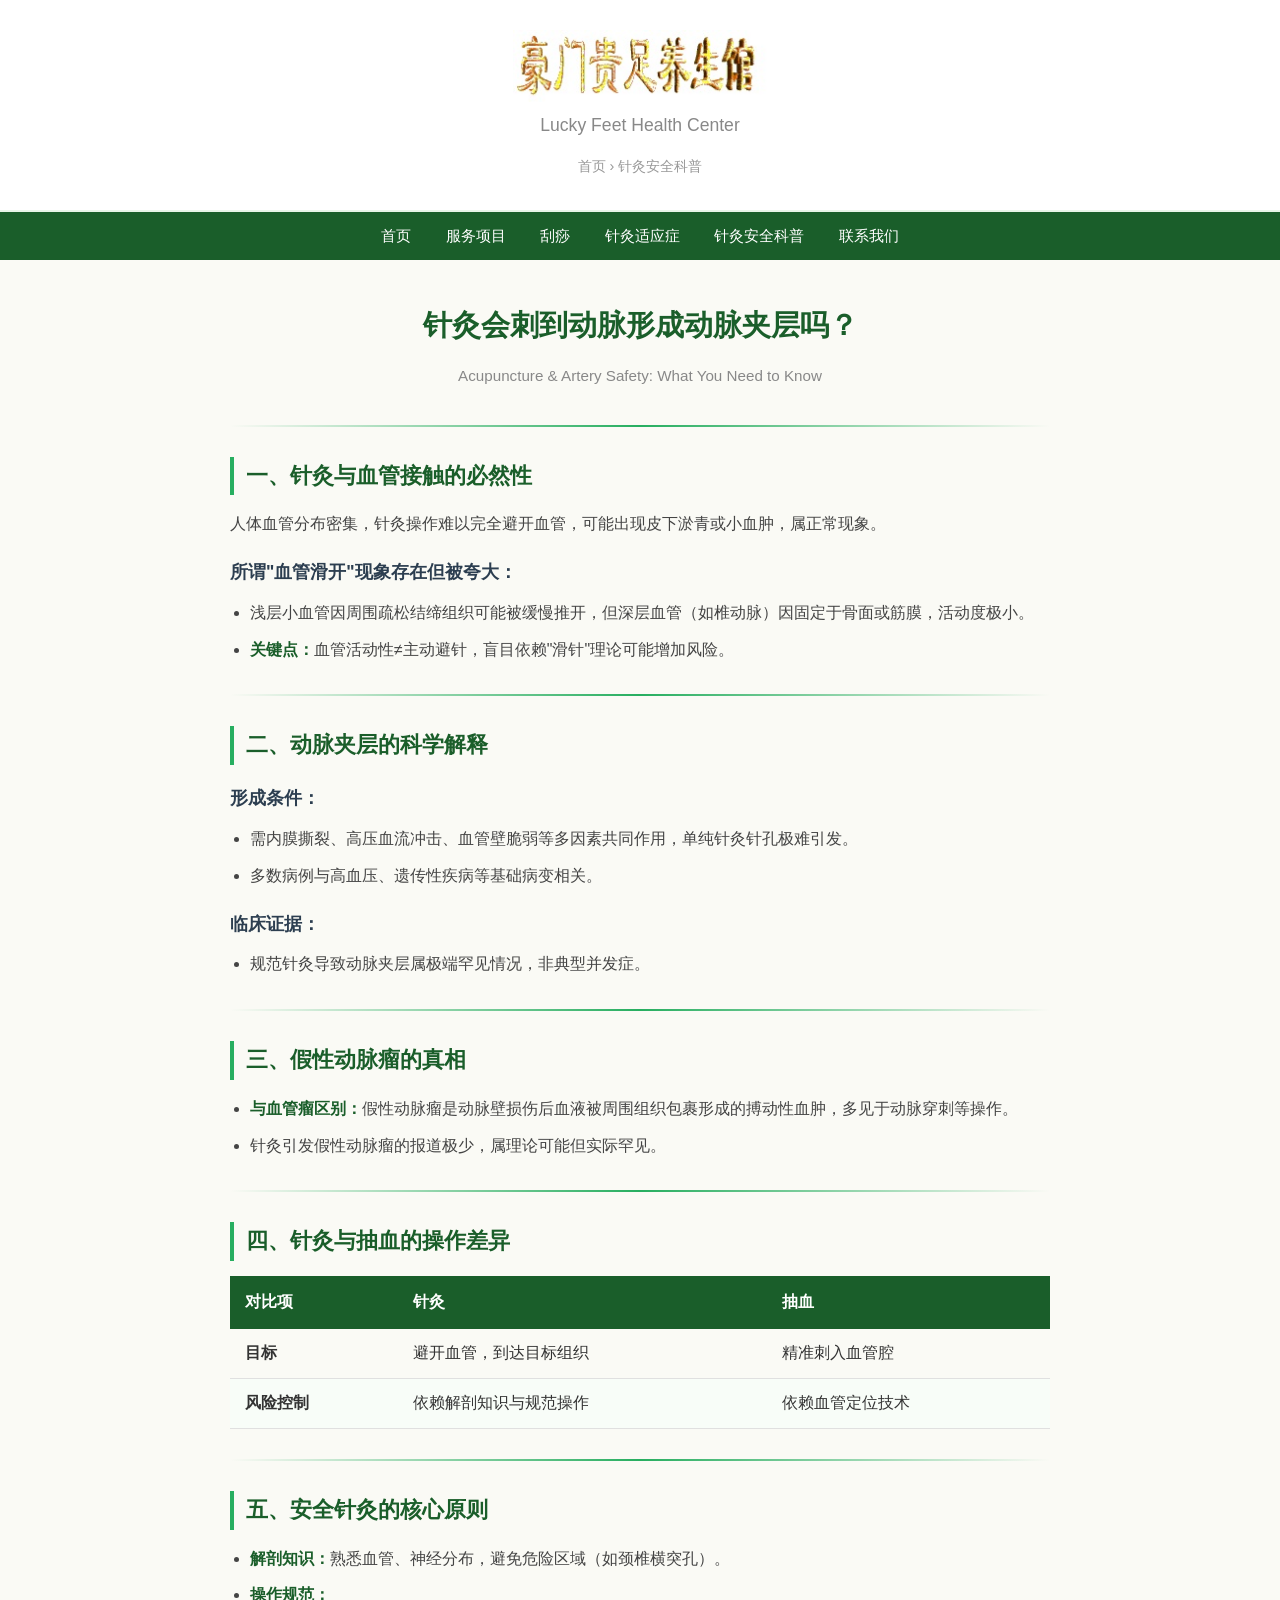
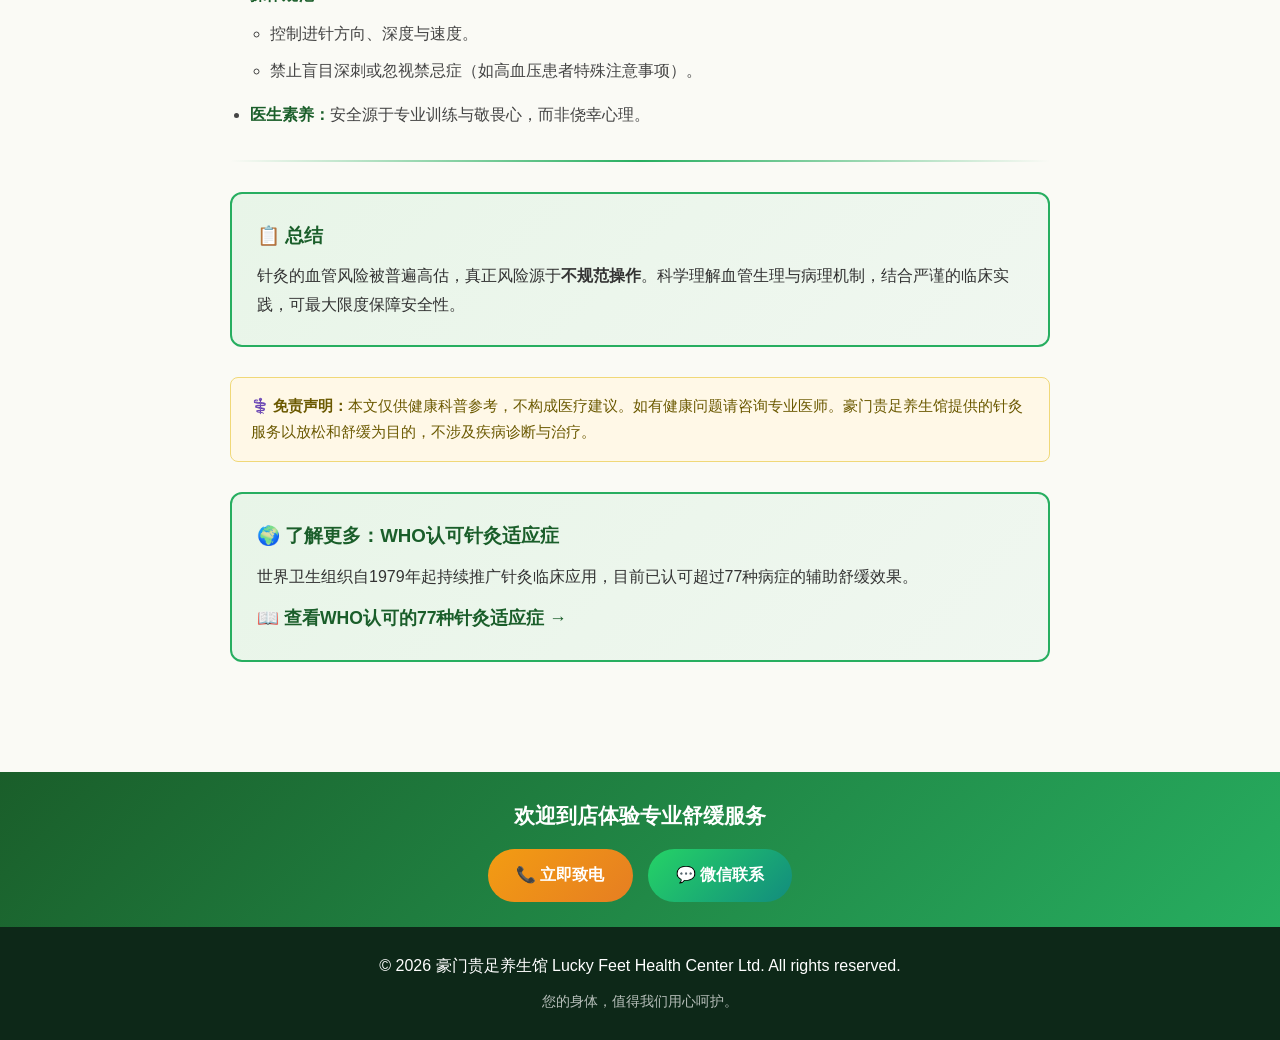
<file: who-acupuncture.html>
<!DOCTYPE html>
<html lang="zh-CN">
<head>
    <meta charset="UTF-8">
    <meta name="viewport" content="width=device-width, initial-scale=1.0">
    <title>针灸安全科普 | 豪门贵足养生馆 Lucky Feet Health Center</title>
    <meta name="description" content="针灸安全吗？了解针灸的安全操作规范、适应症与注意事项，专业针灸师必备科普知识。豪门贵足养生馆 Richmond 安全针灸调理。">
    <link rel="canonical" href="https://luckyfeet.ca/who-acupuncture.html">
    <style>
        * { margin: 0; padding: 0; box-sizing: border-box; }
        body { font-family: 'Microsoft YaHei', 'PingFang SC', -apple-system, BlinkMacSystemFont, 'Segoe UI', sans-serif; line-height: 1.8; color: #333; background: #fafaf5; }
        a { color: #1a5e2a; text-decoration: none; }
        a:hover { text-decoration: underline; }

        /* Header */
        .header { background: white; padding: 30px 20px; text-align: center; border-bottom: 2px solid #e8f5e8; }
        .header .logo-zh { height: 72px; width: auto; max-width: 70%; margin: 0 auto 8px; display: block; }
        .header .logo-en { font-size: 1.1em; color: #888; margin-bottom: 12px; }
        .header .breadcrumb { font-size: 0.9em; color: #999; }
        .header .breadcrumb a { color: #999; }

        /* Nav bar */
        .nav-bar { background: #1a5e2a; padding: 10px 20px; text-align: center; }
        .nav-bar a { color: white; margin: 0 15px; font-size: 0.95em; }
        .nav-bar a:hover { text-decoration: none; opacity: 0.85; }

        /* Article */
        .article-container { max-width: 860px; margin: 0 auto; padding: 40px 20px; }
        .article-title { font-size: 1.8em; color: #1a5e2a; margin-bottom: 10px; text-align: center; }
        .article-subtitle { text-align: center; color: #888; margin-bottom: 35px; font-size: 0.95em; }
        .divider { height: 2px; background: linear-gradient(90deg, transparent, #27ae60, transparent); margin: 30px 0; }

        /* Sections */
        .section { margin-bottom: 30px; }
        .section h2 { font-size: 1.35em; color: #1a5e2a; margin-bottom: 15px; padding-left: 12px; border-left: 4px solid #27ae60; }
        .section h3 { font-size: 1.1em; color: #2c3e50; margin: 18px 0 8px; }
        .section p { margin-bottom: 12px; color: #444; }
        .section ul { margin: 10px 0 15px 20px; }
        .section li { margin-bottom: 8px; color: #444; }
        .section li strong { color: #1a5e2a; }

        /* Comparison table */
        .table-wrap { overflow-x: auto; margin: 15px 0 20px; }
        table { width: 100%; border-collapse: collapse; min-width: 400px; }
        th { background: #1a5e2a; color: white; padding: 12px 15px; text-align: left; }
        td { padding: 10px 15px; border-bottom: 1px solid #e0e0e0; }
        tr:nth-child(even) td { background: #f8fdf8; }

        /* Summary box */
        .summary-box { background: linear-gradient(135deg, #e8f5e8, #f0f7f0); border: 2px solid #27ae60; border-radius: 12px; padding: 25px; margin: 30px 0; }
        .summary-box h3 { color: #1a5e2a; margin-bottom: 10px; }

        /* Disclaimer */
        .disclaimer { background: #fff8e7; border: 1px solid #f0d878; border-radius: 8px; padding: 15px 20px; margin: 25px 0; font-size: 0.92em; color: #6b5900; }

        /* CTA bar */
        .cta-bar { background: linear-gradient(135deg, #1a5e2a, #27ae60); padding: 25px 20px; text-align: center; margin-top: 40px; }
        .cta-bar h3 { color: white; margin-bottom: 15px; font-size: 1.3em; }
        .cta-buttons { display: flex; justify-content: center; gap: 15px; flex-wrap: wrap; }
        .cta-btn { display: inline-flex; align-items: center; gap: 8px; padding: 12px 28px; border-radius: 50px; font-size: 1em; font-weight: bold; color: white; transition: transform 0.3s; }
        .cta-btn:hover { transform: translateY(-2px); text-decoration: none; }
        .cta-btn.phone { background: linear-gradient(135deg, #f39c12, #e67e22); }
        .cta-btn.wechat { background: linear-gradient(135deg, #25d366, #128c7e); }

        /* Footer */
        .footer { background: #0d2818; color: white; text-align: center; padding: 25px 20px; }
        .footer .tagline { opacity: 0.7; margin-top: 8px; font-size: 0.9em; }

        @media (max-width: 768px) {
            .article-title { font-size: 1.4em; }
            .nav-bar a { display: block; margin: 5px 0; }
            .header .logo-zh { height: 52px; }
        }
    </style>
</head>
<body>

    <!-- Header -->
    <div class="header">
        <img class="logo-zh" src="haomen-logo.jpg" alt="豪门贵足养生馆 Lucky Feet Health Center" width="258" height="73">
        <p class="logo-en">Lucky Feet Health Center</p>
        <p class="breadcrumb"><a href="index.html">首页</a> &rsaquo; 针灸安全科普</p>
    </div>

    <!-- Navigation -->
    <div class="nav-bar">
        <a href="index.html">首页</a>
        <a href="index.html#services">服务项目</a>
        <a href="guasha.html">刮痧</a>
        <a href="zhenjiu.html">针灸适应症</a>
        <a href="who-acupuncture.html">针灸安全科普</a>
        <a href="index.html#contact">联系我们</a>
    </div>

    <!-- Article -->
    <div class="article-container">
        <h1 class="article-title">针灸会刺到动脉形成动脉夹层吗？</h1>
        <p class="article-subtitle">Acupuncture &amp; Artery Safety: What You Need to Know</p>

        <div class="divider"></div>

        <div class="section">
            <h2>一、针灸与血管接触的必然性</h2>
            <p>人体血管分布密集，针灸操作难以完全避开血管，可能出现皮下淤青或小血肿，属正常现象。</p>

            <h3>所谓"血管滑开"现象存在但被夸大：</h3>
            <ul>
                <li>浅层小血管因周围疏松结缔组织可能被缓慢推开，但深层血管（如椎动脉）因固定于骨面或筋膜，活动度极小。</li>
                <li><strong>关键点：</strong>血管活动性≠主动避针，盲目依赖"滑针"理论可能增加风险。</li>
            </ul>
        </div>

        <div class="divider"></div>

        <div class="section">
            <h2>二、动脉夹层的科学解释</h2>
            <h3>形成条件：</h3>
            <ul>
                <li>需内膜撕裂、高压血流冲击、血管壁脆弱等多因素共同作用，单纯针灸针孔极难引发。</li>
                <li>多数病例与高血压、遗传性疾病等基础病变相关。</li>
            </ul>
            <h3>临床证据：</h3>
            <ul>
                <li>规范针灸导致动脉夹层属极端罕见情况，非典型并发症。</li>
            </ul>
        </div>

        <div class="divider"></div>

        <div class="section">
            <h2>三、假性动脉瘤的真相</h2>
            <ul>
                <li><strong>与血管瘤区别：</strong>假性动脉瘤是动脉壁损伤后血液被周围组织包裹形成的搏动性血肿，多见于动脉穿刺等操作。</li>
                <li>针灸引发假性动脉瘤的报道极少，属理论可能但实际罕见。</li>
            </ul>
        </div>

        <div class="divider"></div>

        <div class="section">
            <h2>四、针灸与抽血的操作差异</h2>
            <div class="table-wrap">
                <table>
                    <thead>
                        <tr>
                            <th>对比项</th>
                            <th>针灸</th>
                            <th>抽血</th>
                        </tr>
                    </thead>
                    <tbody>
                        <tr>
                            <td><strong>目标</strong></td>
                            <td>避开血管，到达目标组织</td>
                            <td>精准刺入血管腔</td>
                        </tr>
                        <tr>
                            <td><strong>风险控制</strong></td>
                            <td>依赖解剖知识与规范操作</td>
                            <td>依赖血管定位技术</td>
                        </tr>
                    </tbody>
                </table>
            </div>
        </div>

        <div class="divider"></div>

        <div class="section">
            <h2>五、安全针灸的核心原则</h2>
            <ul>
                <li><strong>解剖知识：</strong>熟悉血管、神经分布，避免危险区域（如颈椎横突孔）。</li>
                <li><strong>操作规范：</strong>
                    <ul>
                        <li>控制进针方向、深度与速度。</li>
                        <li>禁止盲目深刺或忽视禁忌症（如高血压患者特殊注意事项）。</li>
                    </ul>
                </li>
                <li><strong>医生素养：</strong>安全源于专业训练与敬畏心，而非侥幸心理。</li>
            </ul>
        </div>

        <div class="divider"></div>

        <div class="summary-box">
            <h3>📋 总结</h3>
            <p>针灸的血管风险被普遍高估，真正风险源于<strong>不规范操作</strong>。科学理解血管生理与病理机制，结合严谨的临床实践，可最大限度保障安全性。</p>
        </div>

        <div class="disclaimer">
            ⚕️ <strong>免责声明：</strong>本文仅供健康科普参考，不构成医疗建议。如有健康问题请咨询专业医师。豪门贵足养生馆提供的针灸服务以放松和舒缓为目的，不涉及疾病诊断与治疗。
        </div>

        <div class="summary-box" style="margin-top:30px;background:linear-gradient(135deg,#e8f5e8,#f0f7f0);">
            <h3>🌍 了解更多：WHO认可针灸适应症</h3>
            <p>世界卫生组织自1979年起持续推广针灸临床应用，目前已认可超过77种病症的辅助舒缓效果。</p>
            <p style="margin-top:12px;"><a href="zhenjiu.html" style="font-size:1.1em;font-weight:bold;color:#1a5e2a;">📖 查看WHO认可的77种针灸适应症 →</a></p>
        </div>
    </div>

    <!-- CTA Bar -->
    <div class="cta-bar">
        <h3>欢迎到店体验专业舒缓服务</h3>
        <div class="cta-buttons">
            <a href="tel:+177****0168" class="cta-btn phone">📞 立即致电</a>
            <a href="https://weixin.qq.com/r/7786830168" class="cta-btn wechat">💬 微信联系</a>
        </div>
    </div>

    <!-- Footer -->
    <footer class="footer">
        <p>&copy; 2026 豪门贵足养生馆 Lucky Feet Health Center Ltd. All rights reserved.</p>
        <p class="tagline">您的身体，值得我们用心呵护。</p>
    </footer>

<script src="https://trtc.io/knocket-sdk/sdk.js?identifier=378b725ffe8cf51a5a&v=1792350861330" async></script>
</body>
</html>
</file>
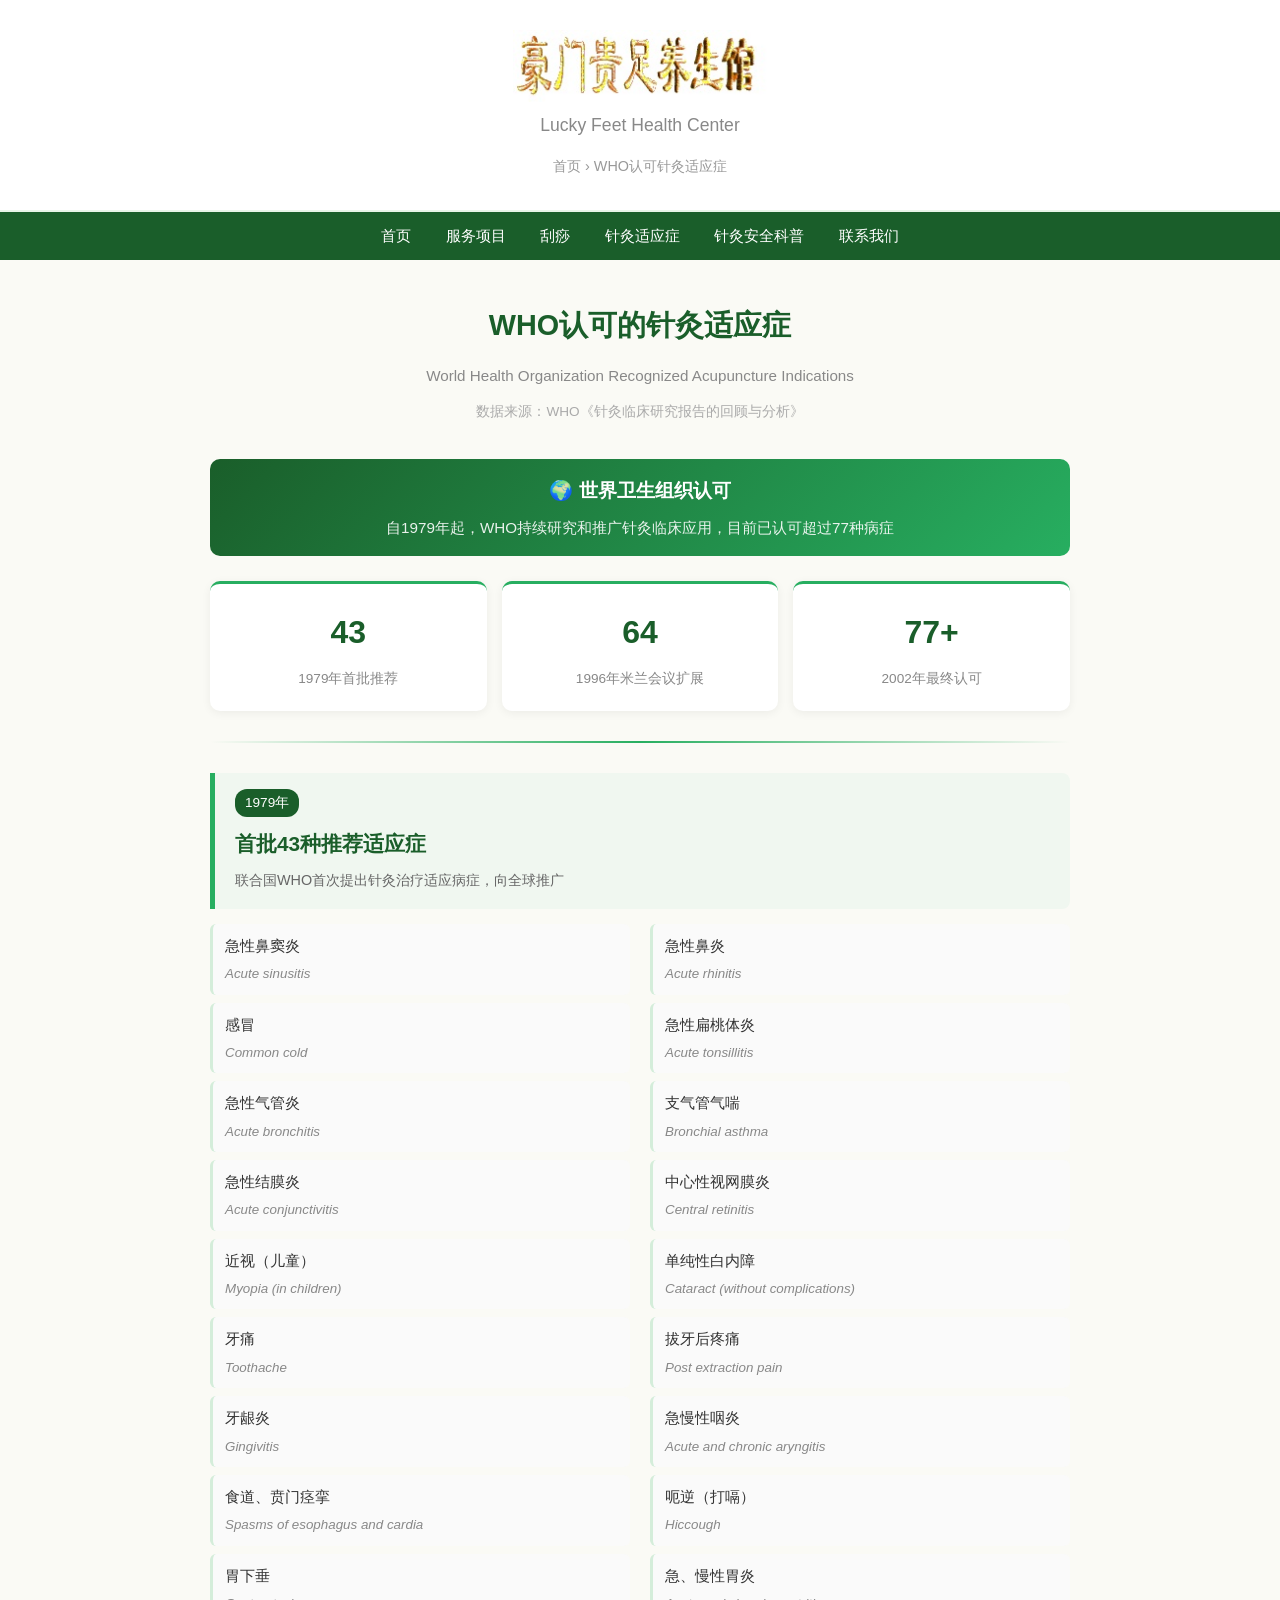
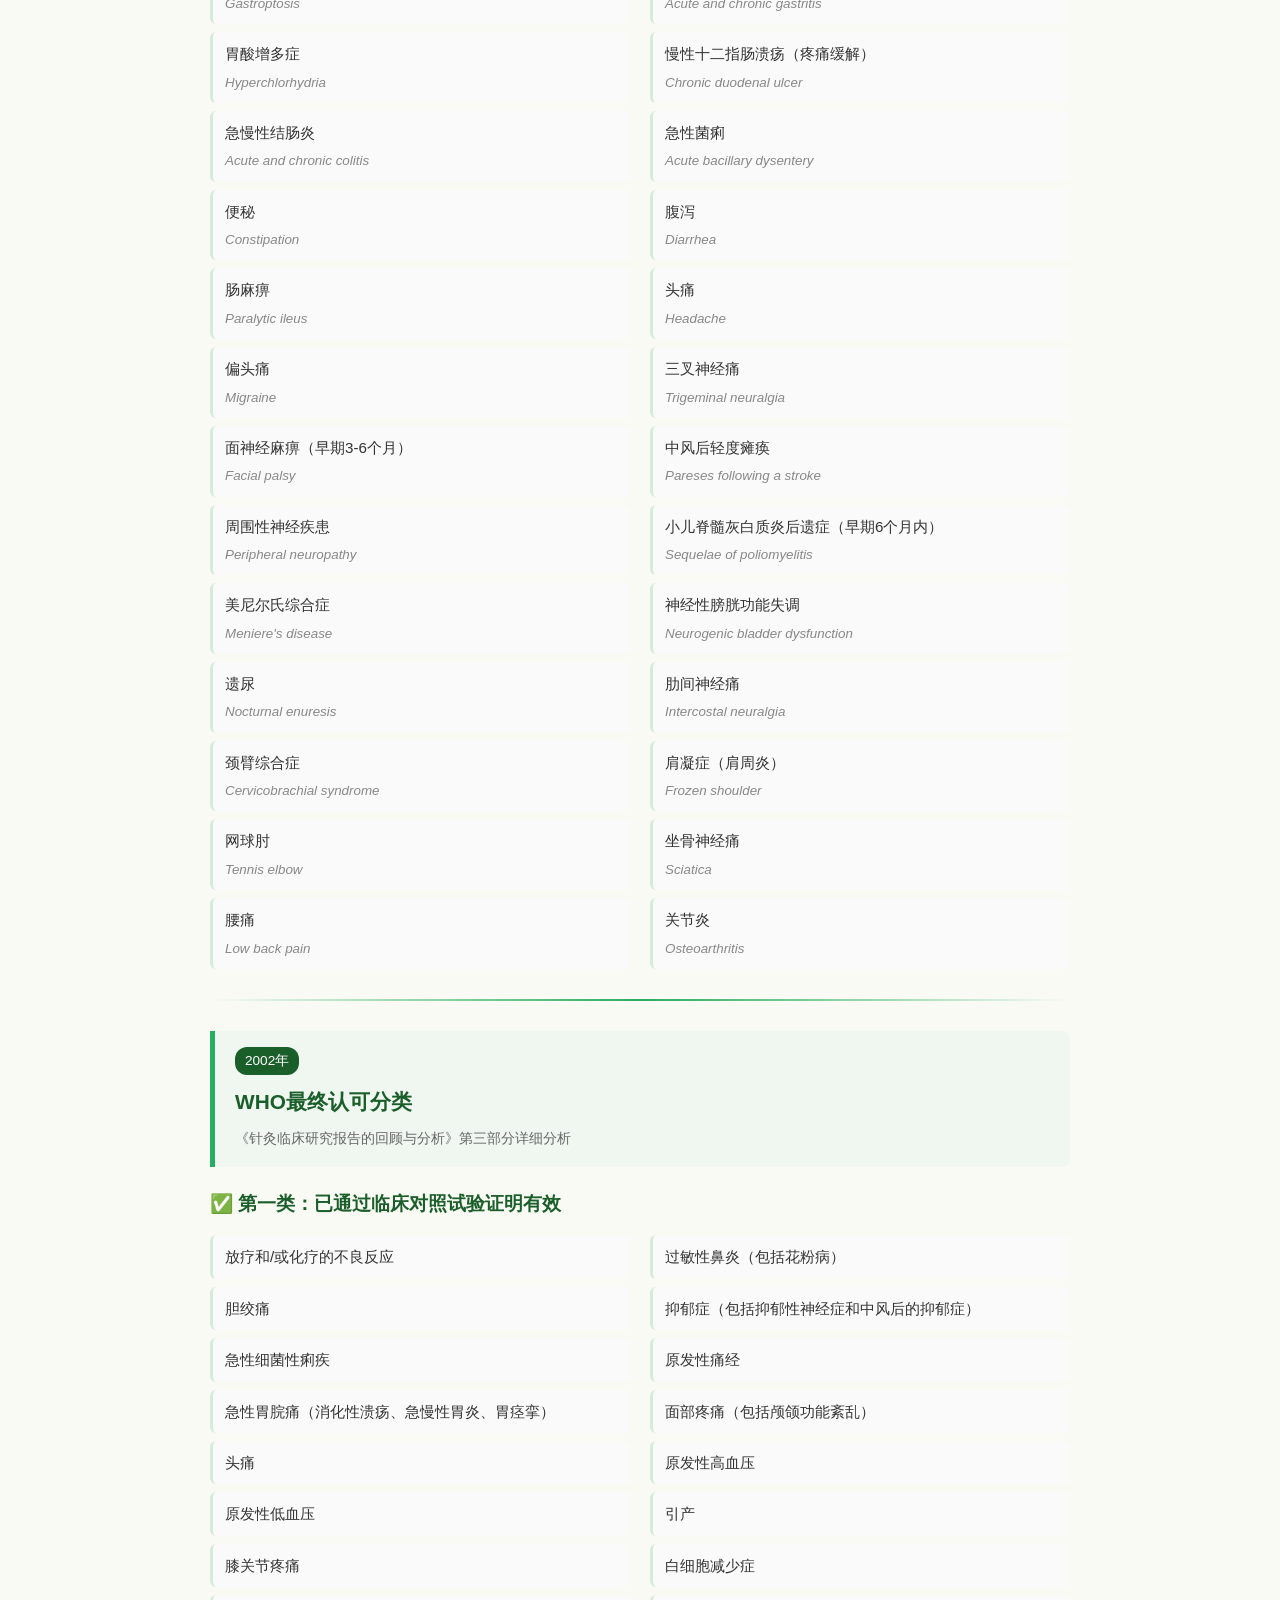
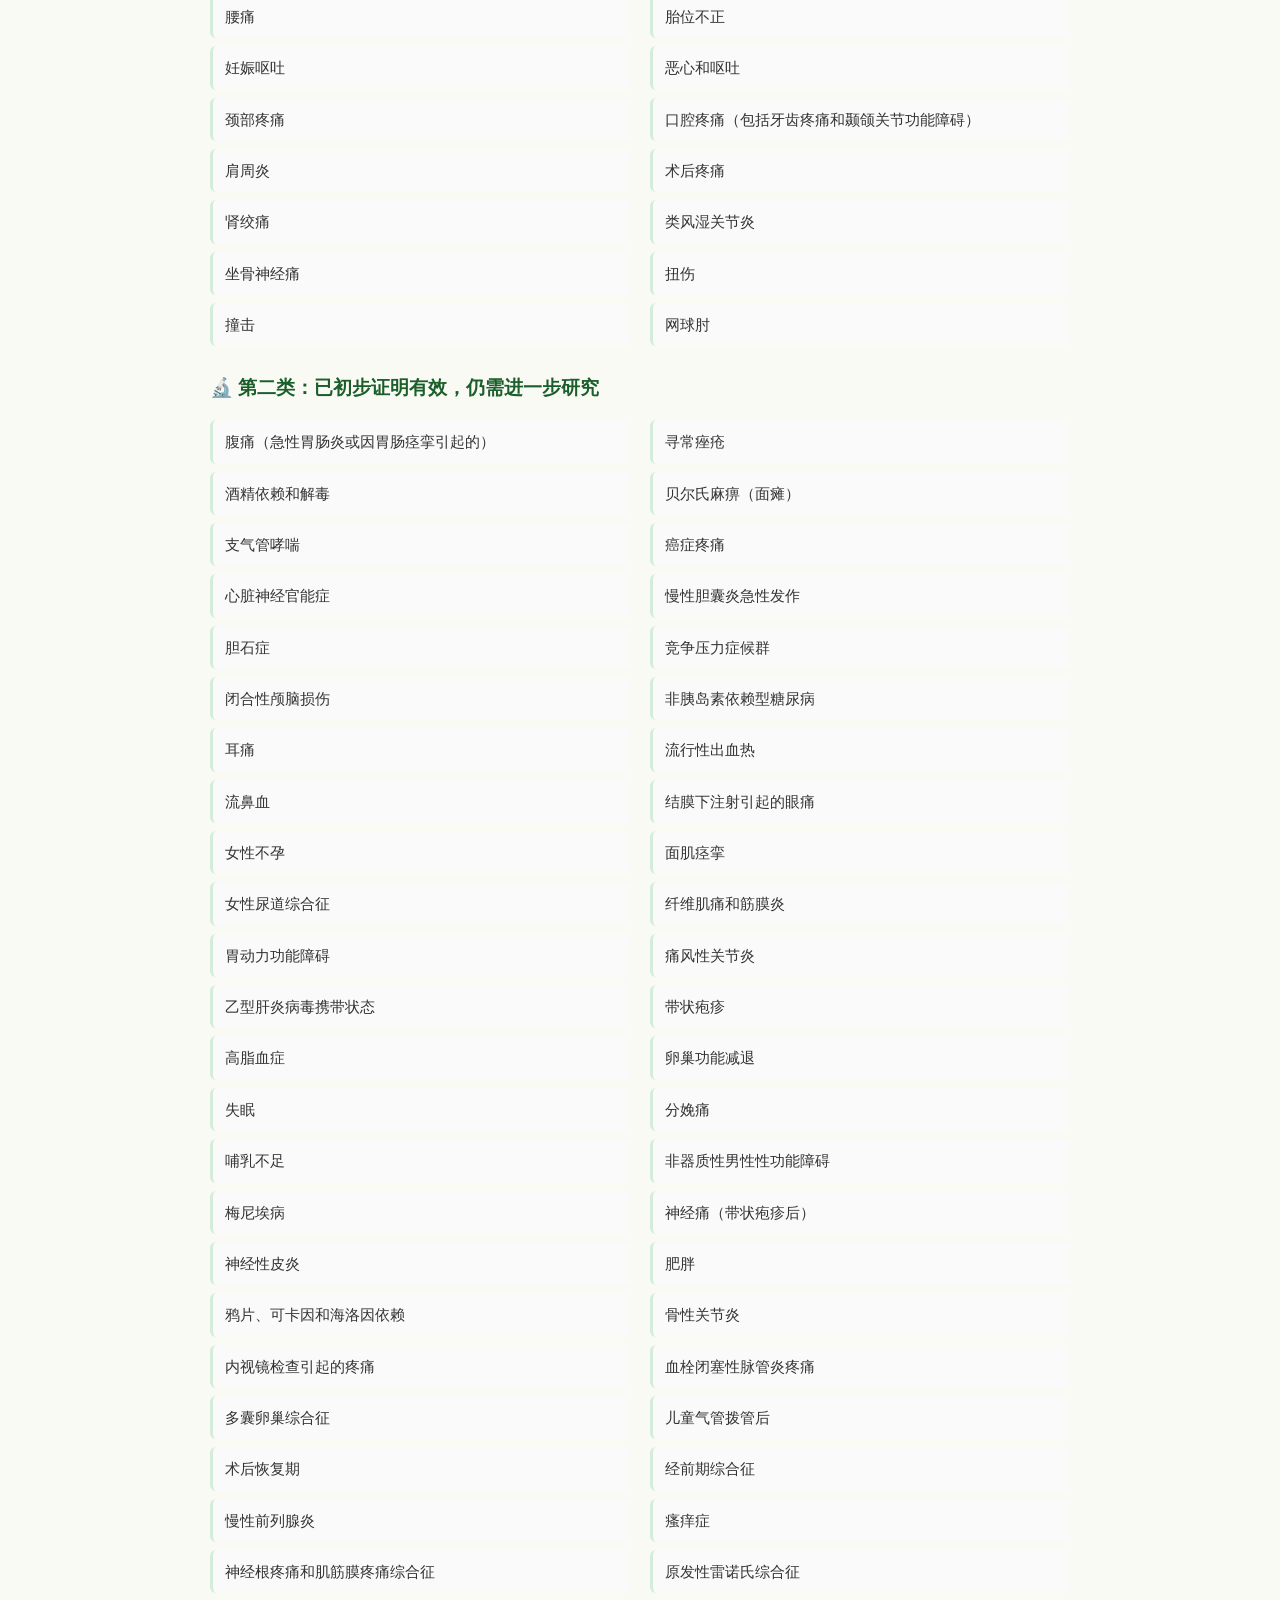
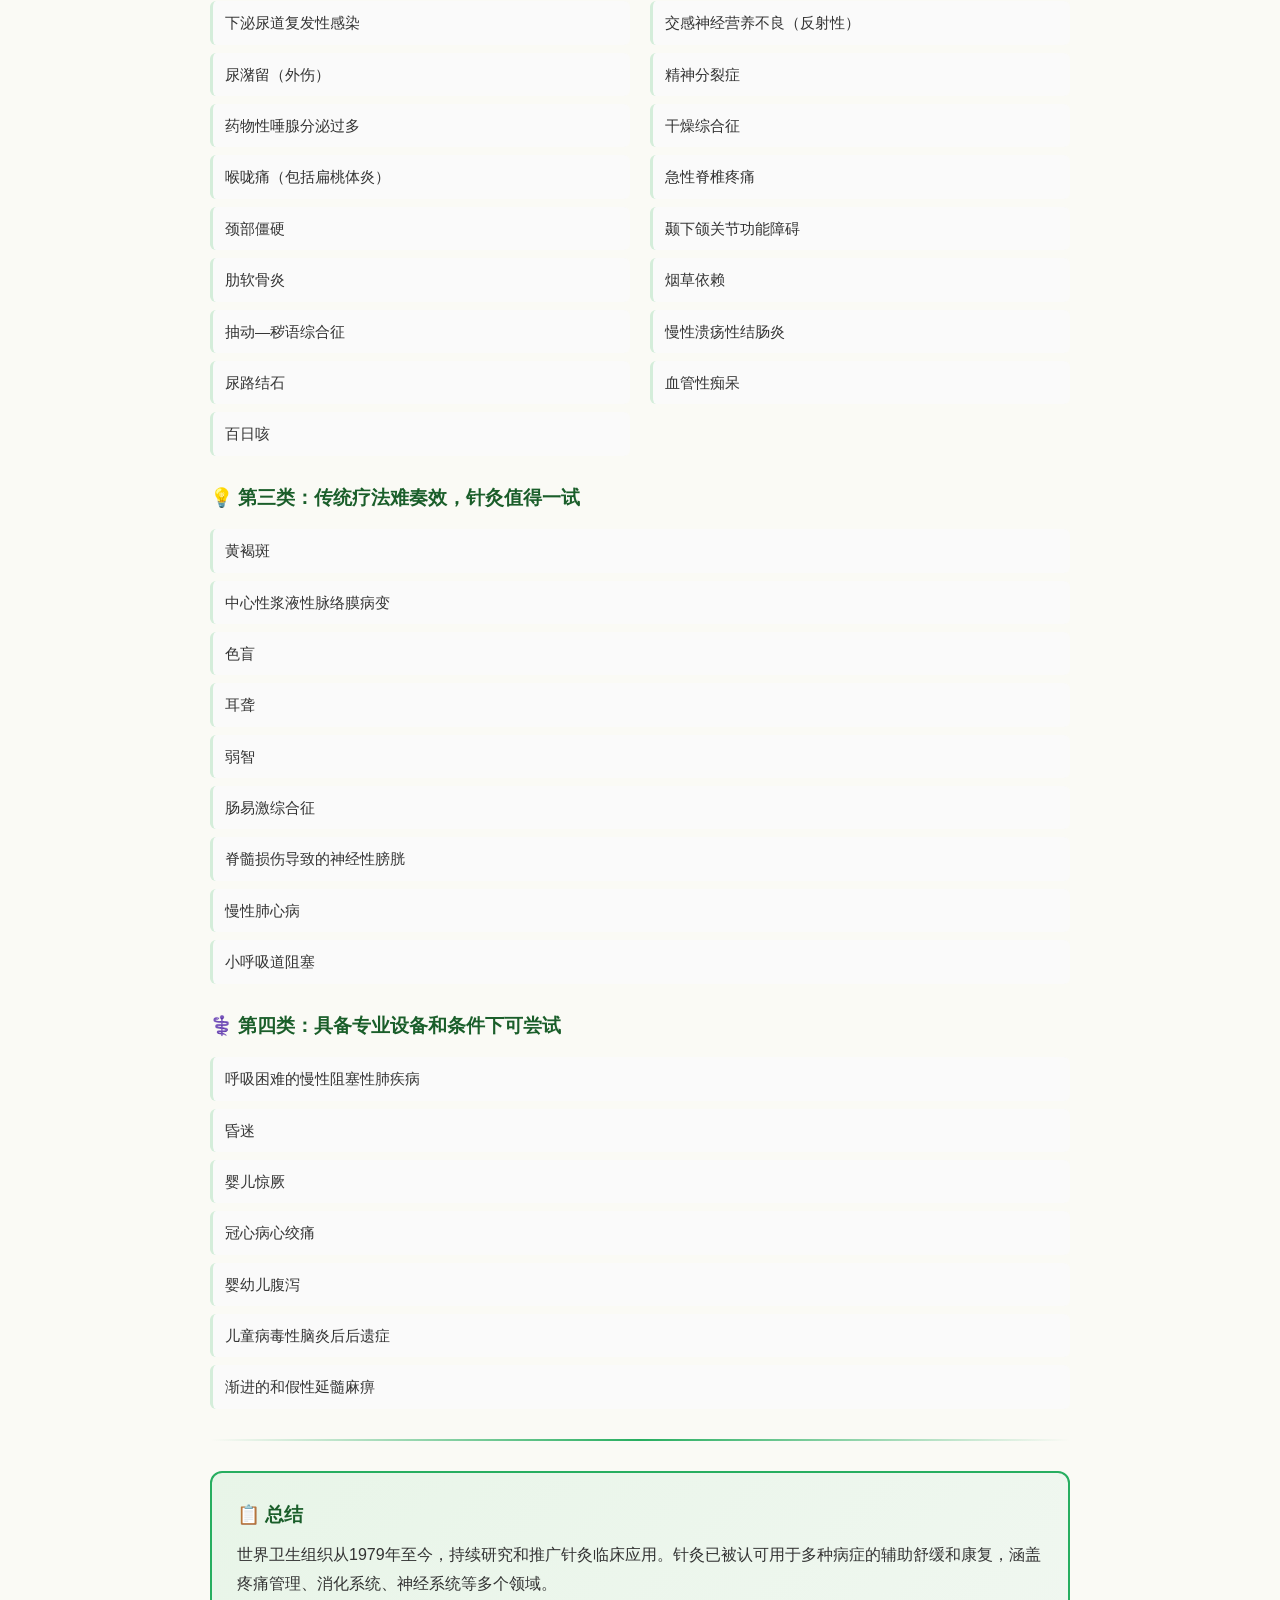
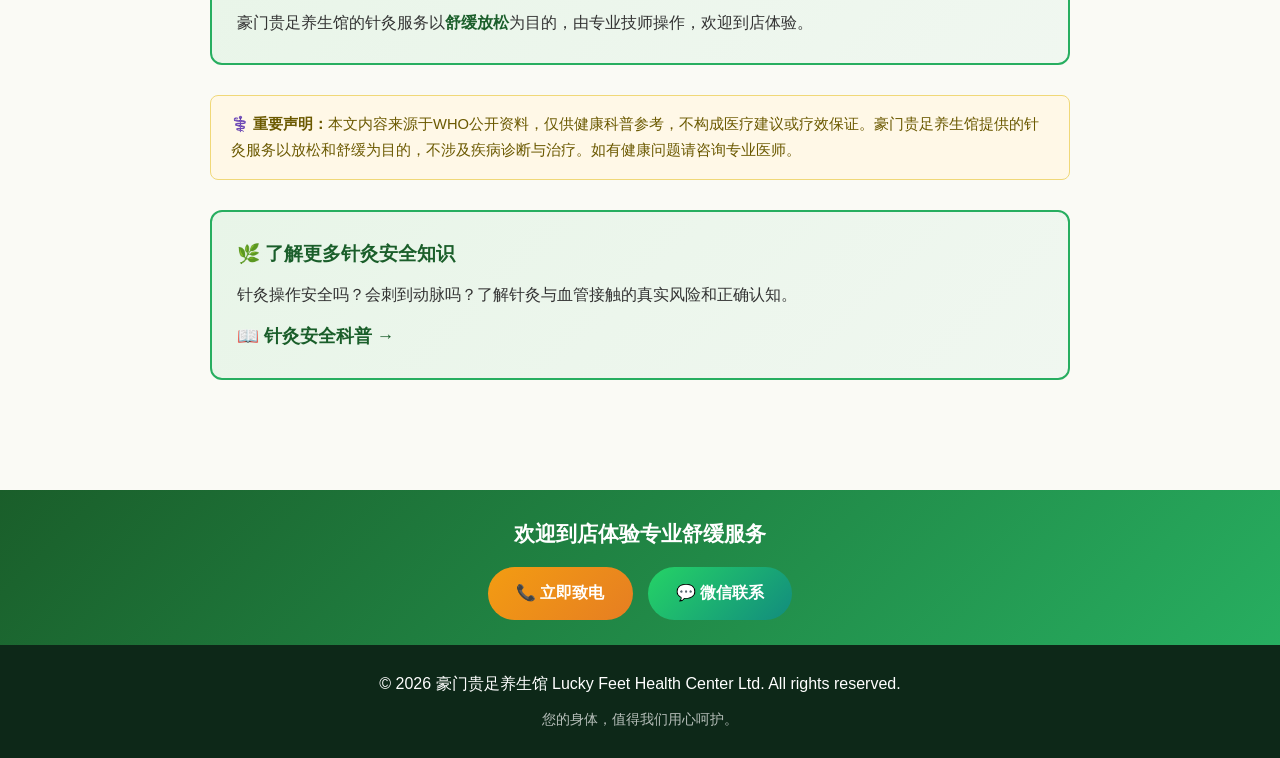
<file: zhenjiu.html>
<!DOCTYPE html>
<html lang="zh-CN">
<head>
    <meta charset="UTF-8">
    <meta name="viewport" content="width=device-width, initial-scale=1.0">
    <title>WHO认可针灸适应症 | 豪门贵足养生馆 Lucky Feet Health Center</title>
    <meta name="description" content="世界卫生组织（WHO）认可的针灸适应症完整清单，了解针灸对各类疾病的调理作用。豪门贵足养生馆 Richmond 专业针灸服务。">
    <link rel="canonical" href="https://luckyfeet.ca/zhenjiu.html">
    <style>
        * { margin: 0; padding: 0; box-sizing: border-box; }
        body { font-family: 'Microsoft YaHei', 'PingFang SC', -apple-system, BlinkMacSystemFont, 'Segoe UI', sans-serif; line-height: 1.8; color: #333; background: #fafaf5; }
        a { color: #1a5e2a; text-decoration: none; }
        a:hover { text-decoration: underline; }

        /* Header */
        .header { background: white; padding: 30px 20px; text-align: center; border-bottom: 2px solid #e8f5e8; }
        .header .logo-zh { height: 72px; width: auto; max-width: 70%; margin: 0 auto 8px; display: block; }
        .header .logo-en { font-size: 1.1em; color: #888; margin-bottom: 12px; }
        .header .breadcrumb { font-size: 0.9em; color: #999; }
        .header .breadcrumb a { color: #999; }

        /* Nav bar */
        .nav-bar { background: #1a5e2a; padding: 10px 20px; text-align: center; }
        .nav-bar a { color: white; margin: 0 15px; font-size: 0.95em; }
        .nav-bar a:hover { text-decoration: none; opacity: 0.85; }

        /* Article */
        .article-container { max-width: 900px; margin: 0 auto; padding: 40px 20px; }
        .article-title { font-size: 1.8em; color: #1a5e2a; margin-bottom: 10px; text-align: center; }
        .article-subtitle { text-align: center; color: #888; margin-bottom: 10px; font-size: 0.95em; }
        .article-meta { text-align: center; color: #aaa; font-size: 0.85em; margin-bottom: 35px; }
        .divider { height: 2px; background: linear-gradient(90deg, transparent, #27ae60, transparent); margin: 30px 0; }

        /* WHO badges */
        .who-badge { background: linear-gradient(135deg, #1a5e2a, #27ae60); color: white; padding: 15px 25px; border-radius: 10px; text-align: center; margin: 25px 0; }
        .who-badge h3 { font-size: 1.2em; margin-bottom: 5px; }
        .who-badge p { opacity: 0.9; font-size: 0.95em; }

        /* Evidence levels */
        .evidence-level { margin-bottom: 30px; }
        .evidence-header { background: #f0f7f0; border-left: 5px solid #27ae60; padding: 15px 20px; margin-bottom: 15px; border-radius: 0 8px 8px 0; }
        .evidence-header h2 { color: #1a5e2a; font-size: 1.3em; margin-bottom: 5px; }
        .evidence-header p { color: #666; font-size: 0.9em; }
        .evidence-header .year { background: #1a5e2a; color: white; padding: 2px 10px; border-radius: 12px; font-size: 0.85em; display: inline-block; margin-bottom: 8px; }

        /* Lists */
        .condition-list { display: grid; grid-template-columns: repeat(auto-fill, minmax(280px, 1fr)); gap: 8px 20px; margin: 15px 0; }
        .condition-list.single-col { grid-template-columns: 1fr; }
        .condition-item { padding: 8px 12px; background: #fafafa; border-radius: 6px; border-left: 3px solid #d4edda; font-size: 0.95em; }
        .condition-item .zh { font-weight: 500; color: #333; }
        .condition-item .en { color: #888; font-size: 0.88em; font-style: italic; }

        /* Summary box */
        .summary-box { background: linear-gradient(135deg, #e8f5e8, #f0f7f0); border: 2px solid #27ae60; border-radius: 12px; padding: 25px; margin: 30px 0; }
        .summary-box h3 { color: #1a5e2a; margin-bottom: 10px; }

        /* Disclaimer */
        .disclaimer { background: #fff8e7; border: 1px solid #f0d878; border-radius: 8px; padding: 15px 20px; margin: 25px 0; font-size: 0.92em; color: #6b5900; }

        /* Stats */
        .stats-row { display: grid; grid-template-columns: repeat(3, 1fr); gap: 15px; margin: 25px 0; }
        .stat-card { background: white; border-radius: 10px; padding: 20px; text-align: center; box-shadow: 0 2px 10px rgba(0,0,0,0.06); border-top: 3px solid #27ae60; }
        .stat-card .number { font-size: 2em; font-weight: bold; color: #1a5e2a; }
        .stat-card .label { font-size: 0.85em; color: #888; margin-top: 5px; }

        /* CTA bar */
        .cta-bar { background: linear-gradient(135deg, #1a5e2a, #27ae60); padding: 25px 20px; text-align: center; margin-top: 40px; }
        .cta-bar h3 { color: white; margin-bottom: 15px; font-size: 1.3em; }
        .cta-buttons { display: flex; justify-content: center; gap: 15px; flex-wrap: wrap; }
        .cta-btn { display: inline-flex; align-items: center; gap: 8px; padding: 12px 28px; border-radius: 50px; font-size: 1em; font-weight: bold; color: white; transition: transform 0.3s; }
        .cta-btn:hover { transform: translateY(-2px); text-decoration: none; }
        .cta-btn.phone { background: linear-gradient(135deg, #f39c12, #e67e22); }
        .cta-btn.wechat { background: linear-gradient(135deg, #25d366, #128c7e); }

        /* Footer */
        .footer { background: #0d2818; color: white; text-align: center; padding: 25px 20px; }
        .footer .tagline { opacity: 0.7; margin-top: 8px; font-size: 0.9em; }

        @media (max-width: 768px) {
            .article-title { font-size: 1.4em; }
            .nav-bar a { display: block; margin: 5px 0; }
            .header .logo-zh { height: 52px; }
            .condition-list { grid-template-columns: 1fr; }
            .stats-row { grid-template-columns: 1fr; }
        }
    </style>
</head>
<body>

    <!-- Header -->
    <div class="header">
        <img class="logo-zh" src="haomen-logo.jpg" alt="豪门贵足养生馆 Lucky Feet Health Center" width="258" height="73">
        <p class="logo-en">Lucky Feet Health Center</p>
        <p class="breadcrumb"><a href="index.html">首页</a> &rsaquo; WHO认可针灸适应症</p>
    </div>

    <!-- Navigation -->
    <div class="nav-bar">
        <a href="index.html">首页</a>
        <a href="index.html#services">服务项目</a>
        <a href="guasha.html">刮痧</a>
        <a href="zhenjiu.html">针灸适应症</a>
        <a href="zhenjiu-safe.html">针灸安全科普</a>
        <a href="index.html#contact">联系我们</a>
    </div>

    <!-- Article -->
    <div class="article-container">
        <h1 class="article-title">WHO认可的针灸适应症</h1>
        <p class="article-subtitle">World Health Organization Recognized Acupuncture Indications</p>
        <p class="article-meta">数据来源：WHO《针灸临床研究报告的回顾与分析》</p>

        <div class="who-badge">
            <h3>🌍 世界卫生组织认可</h3>
            <p>自1979年起，WHO持续研究和推广针灸临床应用，目前已认可超过77种病症</p>
        </div>

        <!-- Stats -->
        <div class="stats-row">
            <div class="stat-card">
                <div class="number">43</div>
                <div class="label">1979年首批推荐</div>
            </div>
            <div class="stat-card">
                <div class="number">64</div>
                <div class="label">1996年米兰会议扩展</div>
            </div>
            <div class="stat-card">
                <div class="number">77+</div>
                <div class="label">2002年最终认可</div>
            </div>
        </div>

        <div class="divider"></div>

        <!-- Part 1: 1979 -->
        <div class="evidence-level">
            <div class="evidence-header">
                <span class="year">1979年</span>
                <h2>首批43种推荐适应症</h2>
                <p>联合国WHO首次提出针灸治疗适应病症，向全球推广</p>
            </div>
            <div class="condition-list">
                <div class="condition-item"><span class="zh">急性鼻窦炎</span><br><span class="en">Acute sinusitis</span></div>
                <div class="condition-item"><span class="zh">急性鼻炎</span><br><span class="en">Acute rhinitis</span></div>
                <div class="condition-item"><span class="zh">感冒</span><br><span class="en">Common cold</span></div>
                <div class="condition-item"><span class="zh">急性扁桃体炎</span><br><span class="en">Acute tonsillitis</span></div>
                <div class="condition-item"><span class="zh">急性气管炎</span><br><span class="en">Acute bronchitis</span></div>
                <div class="condition-item"><span class="zh">支气管气喘</span><br><span class="en">Bronchial asthma</span></div>
                <div class="condition-item"><span class="zh">急性结膜炎</span><br><span class="en">Acute conjunctivitis</span></div>
                <div class="condition-item"><span class="zh">中心性视网膜炎</span><br><span class="en">Central retinitis</span></div>
                <div class="condition-item"><span class="zh">近视（儿童）</span><br><span class="en">Myopia (in children)</span></div>
                <div class="condition-item"><span class="zh">单纯性白内障</span><br><span class="en">Cataract (without complications)</span></div>
                <div class="condition-item"><span class="zh">牙痛</span><br><span class="en">Toothache</span></div>
                <div class="condition-item"><span class="zh">拔牙后疼痛</span><br><span class="en">Post extraction pain</span></div>
                <div class="condition-item"><span class="zh">牙龈炎</span><br><span class="en">Gingivitis</span></div>
                <div class="condition-item"><span class="zh">急慢性咽炎</span><br><span class="en">Acute and chronic aryngitis</span></div>
                <div class="condition-item"><span class="zh">食道、贲门痉挛</span><br><span class="en">Spasms of esophagus and cardia</span></div>
                <div class="condition-item"><span class="zh">呃逆（打嗝）</span><br><span class="en">Hiccough</span></div>
                <div class="condition-item"><span class="zh">胃下垂</span><br><span class="en">Gastroptosis</span></div>
                <div class="condition-item"><span class="zh">急、慢性胃炎</span><br><span class="en">Acute and chronic gastritis</span></div>
                <div class="condition-item"><span class="zh">胃酸增多症</span><br><span class="en">Hyperchlorhydria</span></div>
                <div class="condition-item"><span class="zh">慢性十二指肠溃疡（疼痛缓解）</span><br><span class="en">Chronic duodenal ulcer</span></div>
                <div class="condition-item"><span class="zh">急慢性结肠炎</span><br><span class="en">Acute and chronic colitis</span></div>
                <div class="condition-item"><span class="zh">急性菌痢</span><br><span class="en">Acute bacillary dysentery</span></div>
                <div class="condition-item"><span class="zh">便秘</span><br><span class="en">Constipation</span></div>
                <div class="condition-item"><span class="zh">腹泻</span><br><span class="en">Diarrhea</span></div>
                <div class="condition-item"><span class="zh">肠麻痹</span><br><span class="en">Paralytic ileus</span></div>
                <div class="condition-item"><span class="zh">头痛</span><br><span class="en">Headache</span></div>
                <div class="condition-item"><span class="zh">偏头痛</span><br><span class="en">Migraine</span></div>
                <div class="condition-item"><span class="zh">三叉神经痛</span><br><span class="en">Trigeminal neuralgia</span></div>
                <div class="condition-item"><span class="zh">面神经麻痹（早期3-6个月）</span><br><span class="en">Facial palsy</span></div>
                <div class="condition-item"><span class="zh">中风后轻度瘫痪</span><br><span class="en">Pareses following a stroke</span></div>
                <div class="condition-item"><span class="zh">周围性神经疾患</span><br><span class="en">Peripheral neuropathy</span></div>
                <div class="condition-item"><span class="zh">小儿脊髓灰白质炎后遗症（早期6个月内）</span><br><span class="en">Sequelae of poliomyelitis</span></div>
                <div class="condition-item"><span class="zh">美尼尔氏综合症</span><br><span class="en">Meniere's disease</span></div>
                <div class="condition-item"><span class="zh">神经性膀胱功能失调</span><br><span class="en">Neurogenic bladder dysfunction</span></div>
                <div class="condition-item"><span class="zh">遗尿</span><br><span class="en">Nocturnal enuresis</span></div>
                <div class="condition-item"><span class="zh">肋间神经痛</span><br><span class="en">Intercostal neuralgia</span></div>
                <div class="condition-item"><span class="zh">颈臂综合症</span><br><span class="en">Cervicobrachial syndrome</span></div>
                <div class="condition-item"><span class="zh">肩凝症（肩周炎）</span><br><span class="en">Frozen shoulder</span></div>
                <div class="condition-item"><span class="zh">网球肘</span><br><span class="en">Tennis elbow</span></div>
                <div class="condition-item"><span class="zh">坐骨神经痛</span><br><span class="en">Sciatica</span></div>
                <div class="condition-item"><span class="zh">腰痛</span><br><span class="en">Low back pain</span></div>
                <div class="condition-item"><span class="zh">关节炎</span><br><span class="en">Osteoarthritis</span></div>
            </div>
        </div>

        <div class="divider"></div>

        <!-- Part 2: 2002 -->
        <div class="evidence-level">
            <div class="evidence-header">
                <span class="year">2002年</span>
                <h2>WHO最终认可分类</h2>
                <p>《针灸临床研究报告的回顾与分析》第三部分详细分析</p>
            </div>

            <h3 style="color:#1a5e2a; margin:20px 0 10px;">✅ 第一类：已通过临床对照试验证明有效</h3>
            <div class="condition-list">
                <div class="condition-item"><span class="zh">放疗和/或化疗的不良反应</span></div>
                <div class="condition-item"><span class="zh">过敏性鼻炎（包括花粉病）</span></div>
                <div class="condition-item"><span class="zh">胆绞痛</span></div>
                <div class="condition-item"><span class="zh">抑郁症（包括抑郁性神经症和中风后的抑郁症）</span></div>
                <div class="condition-item"><span class="zh">急性细菌性痢疾</span></div>
                <div class="condition-item"><span class="zh">原发性痛经</span></div>
                <div class="condition-item"><span class="zh">急性胃脘痛（消化性溃疡、急慢性胃炎、胃痉挛）</span></div>
                <div class="condition-item"><span class="zh">面部疼痛（包括颅颌功能紊乱）</span></div>
                <div class="condition-item"><span class="zh">头痛</span></div>
                <div class="condition-item"><span class="zh">原发性高血压</span></div>
                <div class="condition-item"><span class="zh">原发性低血压</span></div>
                <div class="condition-item"><span class="zh">引产</span></div>
                <div class="condition-item"><span class="zh">膝关节疼痛</span></div>
                <div class="condition-item"><span class="zh">白细胞减少症</span></div>
                <div class="condition-item"><span class="zh">腰痛</span></div>
                <div class="condition-item"><span class="zh">胎位不正</span></div>
                <div class="condition-item"><span class="zh">妊娠呕吐</span></div>
                <div class="condition-item"><span class="zh">恶心和呕吐</span></div>
                <div class="condition-item"><span class="zh">颈部疼痛</span></div>
                <div class="condition-item"><span class="zh">口腔疼痛（包括牙齿疼痛和颞颌关节功能障碍）</span></div>
                <div class="condition-item"><span class="zh">肩周炎</span></div>
                <div class="condition-item"><span class="zh">术后疼痛</span></div>
                <div class="condition-item"><span class="zh">肾绞痛</span></div>
                <div class="condition-item"><span class="zh">类风湿关节炎</span></div>
                <div class="condition-item"><span class="zh">坐骨神经痛</span></div>
                <div class="condition-item"><span class="zh">扭伤</span></div>
                <div class="condition-item"><span class="zh">撞击</span></div>
                <div class="condition-item"><span class="zh">网球肘</span></div>
            </div>

            <h3 style="color:#1a5e2a; margin:25px 0 10px;">🔬 第二类：已初步证明有效，仍需进一步研究</h3>
            <div class="condition-list">
                <div class="condition-item"><span class="zh">腹痛（急性胃肠炎或因胃肠痉挛引起的）</span></div>
                <div class="condition-item"><span class="zh">寻常痤疮</span></div>
                <div class="condition-item"><span class="zh">酒精依赖和解毒</span></div>
                <div class="condition-item"><span class="zh">贝尔氏麻痹（面瘫）</span></div>
                <div class="condition-item"><span class="zh">支气管哮喘</span></div>
                <div class="condition-item"><span class="zh">癌症疼痛</span></div>
                <div class="condition-item"><span class="zh">心脏神经官能症</span></div>
                <div class="condition-item"><span class="zh">慢性胆囊炎急性发作</span></div>
                <div class="condition-item"><span class="zh">胆石症</span></div>
                <div class="condition-item"><span class="zh">竞争压力症候群</span></div>
                <div class="condition-item"><span class="zh">闭合性颅脑损伤</span></div>
                <div class="condition-item"><span class="zh">非胰岛素依赖型糖尿病</span></div>
                <div class="condition-item"><span class="zh">耳痛</span></div>
                <div class="condition-item"><span class="zh">流行性出血热</span></div>
                <div class="condition-item"><span class="zh">流鼻血</span></div>
                <div class="condition-item"><span class="zh">结膜下注射引起的眼痛</span></div>
                <div class="condition-item"><span class="zh">女性不孕</span></div>
                <div class="condition-item"><span class="zh">面肌痉挛</span></div>
                <div class="condition-item"><span class="zh">女性尿道综合征</span></div>
                <div class="condition-item"><span class="zh">纤维肌痛和筋膜炎</span></div>
                <div class="condition-item"><span class="zh">胃动力功能障碍</span></div>
                <div class="condition-item"><span class="zh">痛风性关节炎</span></div>
                <div class="condition-item"><span class="zh">乙型肝炎病毒携带状态</span></div>
                <div class="condition-item"><span class="zh">带状疱疹</span></div>
                <div class="condition-item"><span class="zh">高脂血症</span></div>
                <div class="condition-item"><span class="zh">卵巢功能减退</span></div>
                <div class="condition-item"><span class="zh">失眠</span></div>
                <div class="condition-item"><span class="zh">分娩痛</span></div>
                <div class="condition-item"><span class="zh">哺乳不足</span></div>
                <div class="condition-item"><span class="zh">非器质性男性性功能障碍</span></div>
                <div class="condition-item"><span class="zh">梅尼埃病</span></div>
                <div class="condition-item"><span class="zh">神经痛（带状疱疹后）</span></div>
                <div class="condition-item"><span class="zh">神经性皮炎</span></div>
                <div class="condition-item"><span class="zh">肥胖</span></div>
                <div class="condition-item"><span class="zh">鸦片、可卡因和海洛因依赖</span></div>
                <div class="condition-item"><span class="zh">骨性关节炎</span></div>
                <div class="condition-item"><span class="zh">内视镜检查引起的疼痛</span></div>
                <div class="condition-item"><span class="zh">血栓闭塞性脉管炎疼痛</span></div>
                <div class="condition-item"><span class="zh">多囊卵巢综合征</span></div>
                <div class="condition-item"><span class="zh">儿童气管拨管后</span></div>
                <div class="condition-item"><span class="zh">术后恢复期</span></div>
                <div class="condition-item"><span class="zh">经前期综合征</span></div>
                <div class="condition-item"><span class="zh">慢性前列腺炎</span></div>
                <div class="condition-item"><span class="zh">瘙痒症</span></div>
                <div class="condition-item"><span class="zh">神经根疼痛和肌筋膜疼痛综合征</span></div>
                <div class="condition-item"><span class="zh">原发性雷诺氏综合征</span></div>
                <div class="condition-item"><span class="zh">下泌尿道复发性感染</span></div>
                <div class="condition-item"><span class="zh">交感神经营养不良（反射性）</span></div>
                <div class="condition-item"><span class="zh">尿潴留（外伤）</span></div>
                <div class="condition-item"><span class="zh">精神分裂症</span></div>
                <div class="condition-item"><span class="zh">药物性唾腺分泌过多</span></div>
                <div class="condition-item"><span class="zh">干燥综合征</span></div>
                <div class="condition-item"><span class="zh">喉咙痛（包括扁桃体炎）</span></div>
                <div class="condition-item"><span class="zh">急性脊椎疼痛</span></div>
                <div class="condition-item"><span class="zh">颈部僵硬</span></div>
                <div class="condition-item"><span class="zh">颞下颌关节功能障碍</span></div>
                <div class="condition-item"><span class="zh">肋软骨炎</span></div>
                <div class="condition-item"><span class="zh">烟草依赖</span></div>
                <div class="condition-item"><span class="zh">抽动—秽语综合征</span></div>
                <div class="condition-item"><span class="zh">慢性溃疡性结肠炎</span></div>
                <div class="condition-item"><span class="zh">尿路结石</span></div>
                <div class="condition-item"><span class="zh">血管性痴呆</span></div>
                <div class="condition-item"><span class="zh">百日咳</span></div>
            </div>

            <h3 style="color:#1a5e2a; margin:25px 0 10px;">💡 第三类：传统疗法难奏效，针灸值得一试</h3>
            <div class="condition-list single-col">
                <div class="condition-item"><span class="zh">黄褐斑</span></div>
                <div class="condition-item"><span class="zh">中心性浆液性脉络膜病变</span></div>
                <div class="condition-item"><span class="zh">色盲</span></div>
                <div class="condition-item"><span class="zh">耳聋</span></div>
                <div class="condition-item"><span class="zh">弱智</span></div>
                <div class="condition-item"><span class="zh">肠易激综合征</span></div>
                <div class="condition-item"><span class="zh">脊髓损伤导致的神经性膀胱</span></div>
                <div class="condition-item"><span class="zh">慢性肺心病</span></div>
                <div class="condition-item"><span class="zh">小呼吸道阻塞</span></div>
            </div>

            <h3 style="color:#1a5e2a; margin:25px 0 10px;">⚕️ 第四类：具备专业设备和条件下可尝试</h3>
            <div class="condition-list single-col">
                <div class="condition-item"><span class="zh">呼吸困难的慢性阻塞性肺疾病</span></div>
                <div class="condition-item"><span class="zh">昏迷</span></div>
                <div class="condition-item"><span class="zh">婴儿惊厥</span></div>
                <div class="condition-item"><span class="zh">冠心病心绞痛</span></div>
                <div class="condition-item"><span class="zh">婴幼儿腹泻</span></div>
                <div class="condition-item"><span class="zh">儿童病毒性脑炎后后遗症</span></div>
                <div class="condition-item"><span class="zh">渐进的和假性延髓麻痹</span></div>
            </div>
        </div>

        <div class="divider"></div>

        <div class="summary-box">
            <h3>📋 总结</h3>
            <p>世界卫生组织从1979年至今，持续研究和推广针灸临床应用。针灸已被认可用于多种病症的辅助舒缓和康复，涵盖疼痛管理、消化系统、神经系统等多个领域。</p>
            <p style="margin-top:10px;">豪门贵足养生馆的针灸服务以<span style="color:#1a5e2a;font-weight:bold;">舒缓放松</span>为目的，由专业技师操作，欢迎到店体验。</p>
        </div>

        <div class="disclaimer">
            ⚕️ <strong>重要声明：</strong>本文内容来源于WHO公开资料，仅供健康科普参考，不构成医疗建议或疗效保证。豪门贵足养生馆提供的针灸服务以放松和舒缓为目的，不涉及疾病诊断与治疗。如有健康问题请咨询专业医师。
        </div>

        <div class="summary-box" style="margin-top:30px;background:linear-gradient(135deg,#e8f5e8,#f0f7f0);">
            <h3>🌿 了解更多针灸安全知识</h3>
            <p>针灸操作安全吗？会刺到动脉吗？了解针灸与血管接触的真实风险和正确认知。</p>
            <p style="margin-top:12px;"><a href="zhenjiu-safe.html" style="font-size:1.1em;font-weight:bold;color:#1a5e2a;">📖 针灸安全科普 →</a></p>
        </div>
    </div>

    <!-- CTA Bar -->
    <div class="cta-bar">
        <h3>欢迎到店体验专业舒缓服务</h3>
        <div class="cta-buttons">
            <a href="tel:+177****0168" class="cta-btn phone">📞 立即致电</a>
            <a href="https://weixin.qq.com/r/7786830168" class="cta-btn wechat">💬 微信联系</a>
        </div>
    </div>

    <!-- Footer -->
    <footer class="footer">
        <p>&copy; 2026 豪门贵足养生馆 Lucky Feet Health Center Ltd. All rights reserved.</p>
        <p class="tagline">您的身体，值得我们用心呵护。</p>
    </footer>

<script src="https://trtc.io/knocket-sdk/sdk.js?identifier=378b725ffe8cf51a5a&v=1792350861330" async></script>
</body>
</html>
</file>
